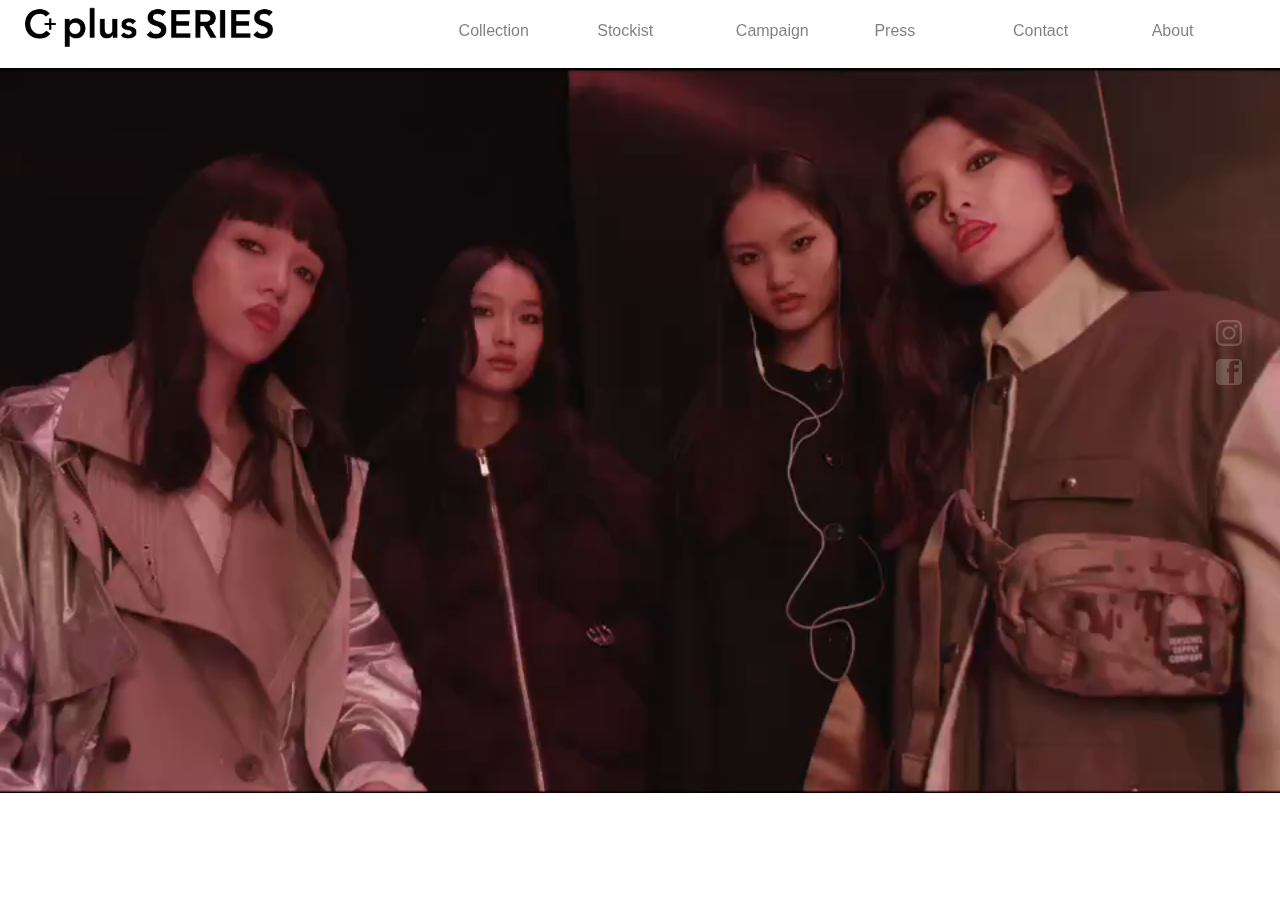
<file: index.html>
<!doctype html>
<html lang="en">
<head>
  <title>C+plus Series</title>
  <link rel="icon" href="img/icon.png">
  <meta charset="utf-8">
  <meta name="viewport" content="width=device-width">
  <link rel="stylesheet" href="style-home.css">
  <script src="https://code.jquery.com/jquery-3.3.1.min.js"></script>
  <script type="text/javascript" src="script-home.js"></script>
  <link href="https://fonts.googleapis.com/css?family=Roboto:300,300i,400,400i,500,500i,700,700i,900,900i" rel="stylesheet">
</head>

<body>
  <div class="mobile">
  <div class="col-4">
    <a href="index.html"><img id="logo2" src="img/logo.png"></a>
  </div>
  <div class="insta col-2">
    <a href="https://www.instagram.com/cplusseries/?hl=en"><img id="insta2" class="social2"src="img/insta2.png"></a>
  </div>
  <div class="facebook col-2">
    <a href="index.html"><img id="facebook2" class="social2"src="img/facebook2.png"></a>
  </div>
  <div class="menu col-2">
    <img id="menu" src="img/menu.png">
    <!-- <div class="mobiledropdown">
    <ul id="mdd">
      <li class="mddtag"><a href="animation.html">runway</a></li>
      <li class="mddtag"><a href="video.html">video</a></li>
      <li class="mddtag"><a href="lookbook.html">lookbook</a></li>
    </ul> -->
    </div>
  </div>

  </div>

</div>
<div >
  <img id="homeimg"src="img/18AW/37.JPG">
</div>


  <div class="topbar">
    <div class="col-4">
      <a href="index.html"><img id="logo" src="img/logo.png"></a>
    </div>
    <div class="col-1 collection">
      <a id="collection">Collection</a>
    <div class="dropdown1">
    <ul id="dd1">
      <li class="ddtag"><a href="animation.html">runway</a></li>
      <li class="ddtag"><a href="video.html">video</a></li>
      <li class="ddtag"><a href="lookbook.html">lookbook</a></li>
    </ul>
    </div>
    </div>
    <div class="col-1 topelement">
      <a href="stockist.html"id="stockist">Stockist</a>
    </div>
    <div class="col-1 topelement">
      <a href="campaign.html"id="campaign">Campaign</a>
    </div>
    <div class="col-1 topelement">
      <a href="press.html"id="press">Press</a>
    </div>
    <div class="col-1 topelement">
      <a href="contact.html"id="contact">Contact</a>
    </div>
    <div class="col-1 topelement">
      <a href="about.html"id="about">About</a>
    </div>
  </div>
  <div class="taglist">
    <ul id="tags">
      <li class="tag"><a href="https://www.instagram.com/cplusseries/?hl=en"><img id="insta" class="social"src="img/insta1.png"></a></li>
      <li class="tag"><a href="index.html"><img id="facebook" class="social"src="img/facebook.png"></a></li>
    </ul>
  </div>

    <div class="welcome">
    <video id="welcomevideo" autoplay="autoplay" loop="loop" width="100%" src="img/welcome.mp4">
    </video>
    </div>
</body>
</html>
</file>
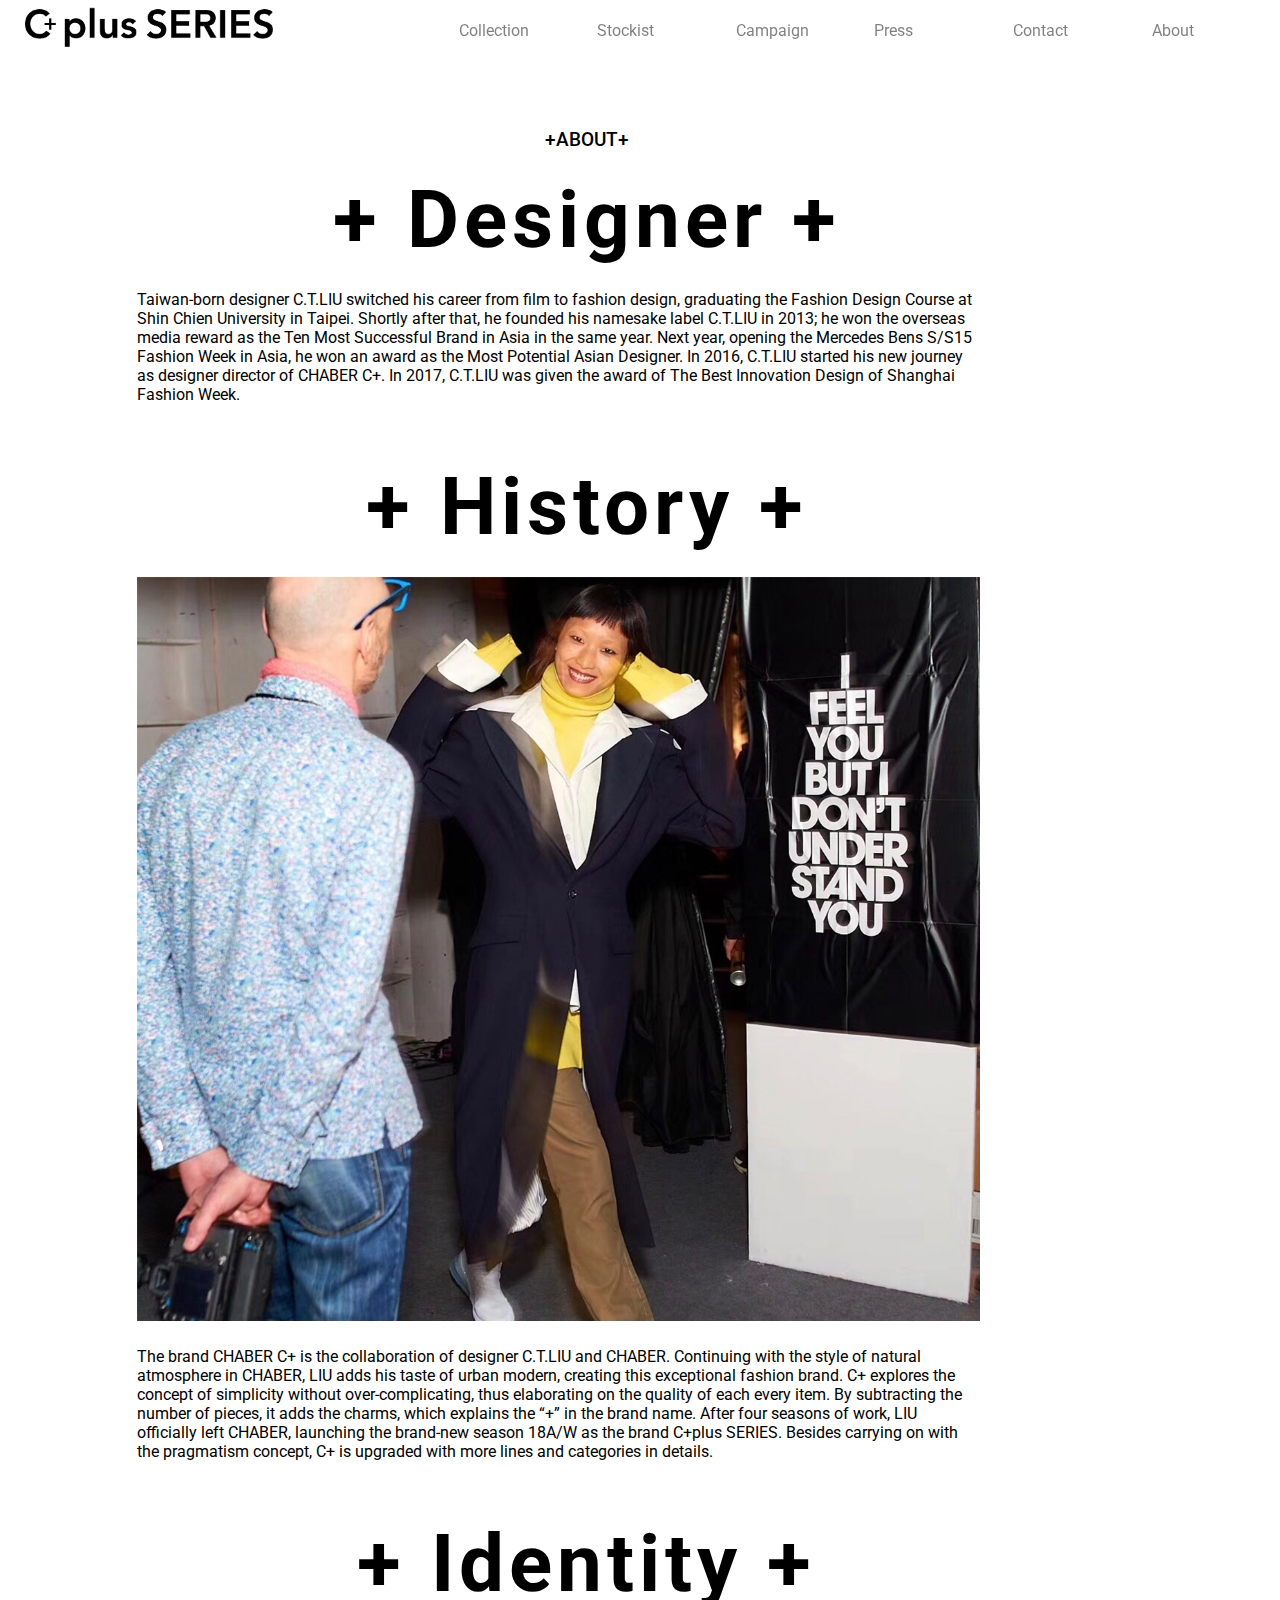
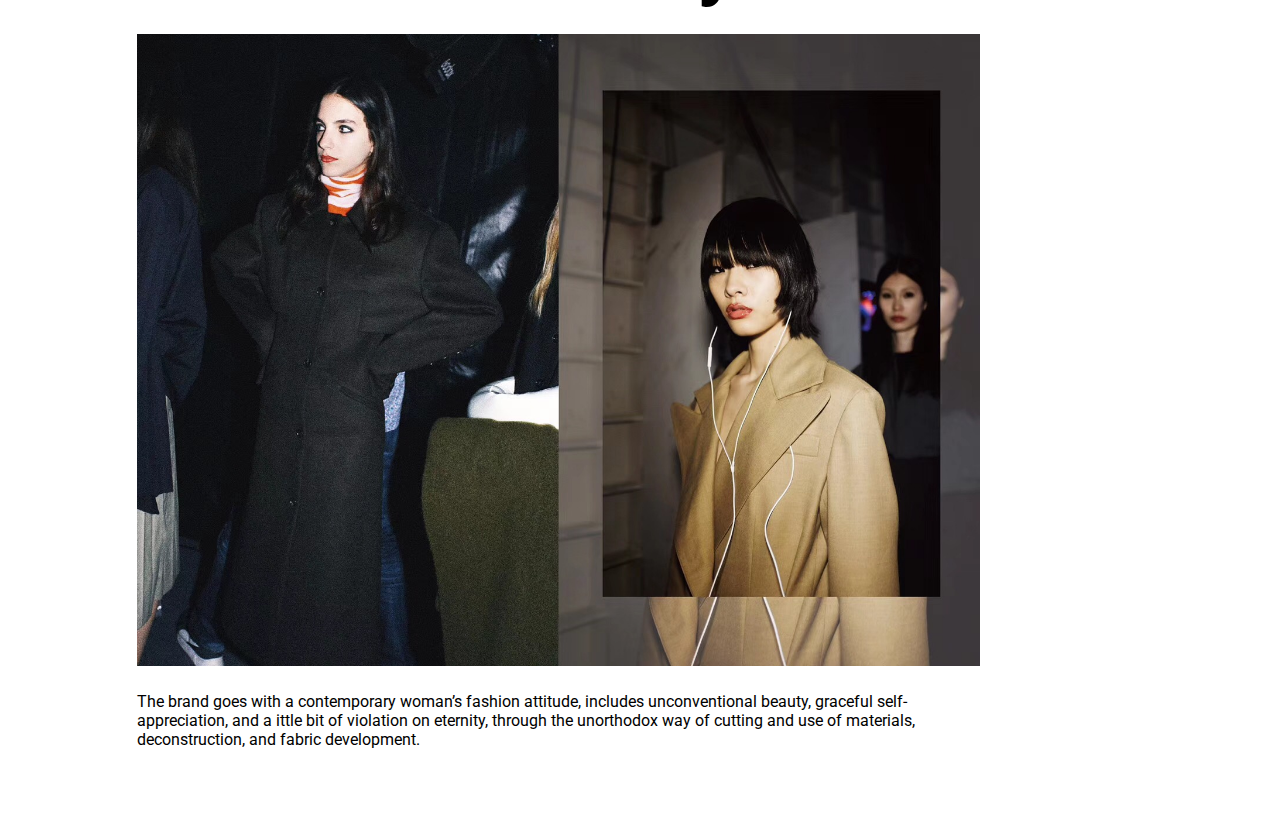
<file: about.html>
<!doctype html>
<html lang="en">
<head>
  <title>c+plus Series</title>
  <link rel="icon" href="img/icon.png">
  <meta charset="utf-8">
  <meta name="viewport" content="width=device-width">
  <link rel="stylesheet" href="style-about.css">
  <script src="https://code.jquery.com/jquery-3.3.1.min.js"></script>
  <link href="https://fonts.googleapis.com/css?family=Roboto:300,300i,400,400i,500,500i,700,700i,900,900i" rel="stylesheet">
  <script type="text/javascript" src="script-about.js"></script>
</head>

<body>
  <div class="topbar">
    <div class="col-4">
      <a href="index.html"><img id="logo" src="img/logo.png"></a>
    </div>
    <div class="col-1 collection">
      <a id="collection">Collection</a>
    <div class="dropdown1">
    <ul id="dd1">
      <li class="ddtag"><a href="animation.html">runway</a></li>
      <li class="ddtag"><a href="video.html">video</a></li>
      <li class="ddtag"><a href="lookbook.html">lookbook</a></li>
    </ul>
    </div>
    </div>
    <div class="col-1 topelement">
      <a href="stockist.html" id="stockist">Stockist</a>
    </div>
    <div class="col-1 topelement">
      <a href="campaign.html"id="campaign">Campaign</a>
    </div>
    <div class="col-1 topelement">
      <a href="press.html"id="press">Press</a>
    </div>
    <div class="col-1 topelement">
      <a href="contact.html"id="contact">Contact</a>
    </div>
    <div class="col-1 topelement">
      <a href="about.html"id="about">About</a>
    </div>
  </div>
  <!-- <div class="taglist">
    <ul id="tags">
    </ul>
  </div> -->

  <div class="content col-11">
    <div class="contactemail">
    <p id="maintitle">+ABOUT+</p>
    <p id="sectitle">+ Designer +</p>
    <p id="info">
      Taiwan-born designer C.T.LIU switched his career from film to fashion design,
      graduating the Fashion Design Course at Shin Chien University in Taipei.
      Shortly after that, he founded his namesake label C.T.LIU in 2013;
      he won the overseas media reward as the Ten Most Successful Brand in Asia in the same year.
      Next year, opening the Mercedes Bens S/S15 Fashion Week in Asia, he won an award as the Most Potential Asian Designer.
      In 2016, C.T.LIU started his new journey as designer director of CHABER C+.
      In 2017, C.T.LIU was given the award of The Best Innovation Design of Shanghai Fashion Week.
    </p>
    </div>
    <div class="contactemail">
    <p id="sectitle">+ History +</p>
    <img src="img/2-1.JPG">
    <p id="info">
      The brand CHABER C+ is the collaboration of designer C.T.LIU and CHABER.
      Continuing with the style of natural atmosphere in CHABER, LIU adds his taste of urban modern, creating this exceptional fashion brand.
      C+ explores the concept of simplicity without over-complicating, thus elaborating on the quality of each every item.
      By subtracting the number of pieces, it adds the charms, which explains the “+” in the brand name.
      After four seasons of work, LIU officially left CHABER, launching the brand-new season 18A/W as the brand C+plus SERIES.
      Besides carrying on with the pragmatism concept, C+ is upgraded with more lines and categories in details.
    </p>
  </div>
  <div class="contactemail">
  <p id="sectitle">+ Identity +</p>
  <img src="img/1-2.JPG">
  <p id="info">
     The brand goes with a contemporary woman’s fashion attitude, includes unconventional beauty, graceful self-appreciation,
     and a ittle bit of violation on eternity, through the unorthodox way of cutting and use of materials, deconstruction,
     and fabric development.
  </p>
</div>

  </div>

</body>
</html>
</file>
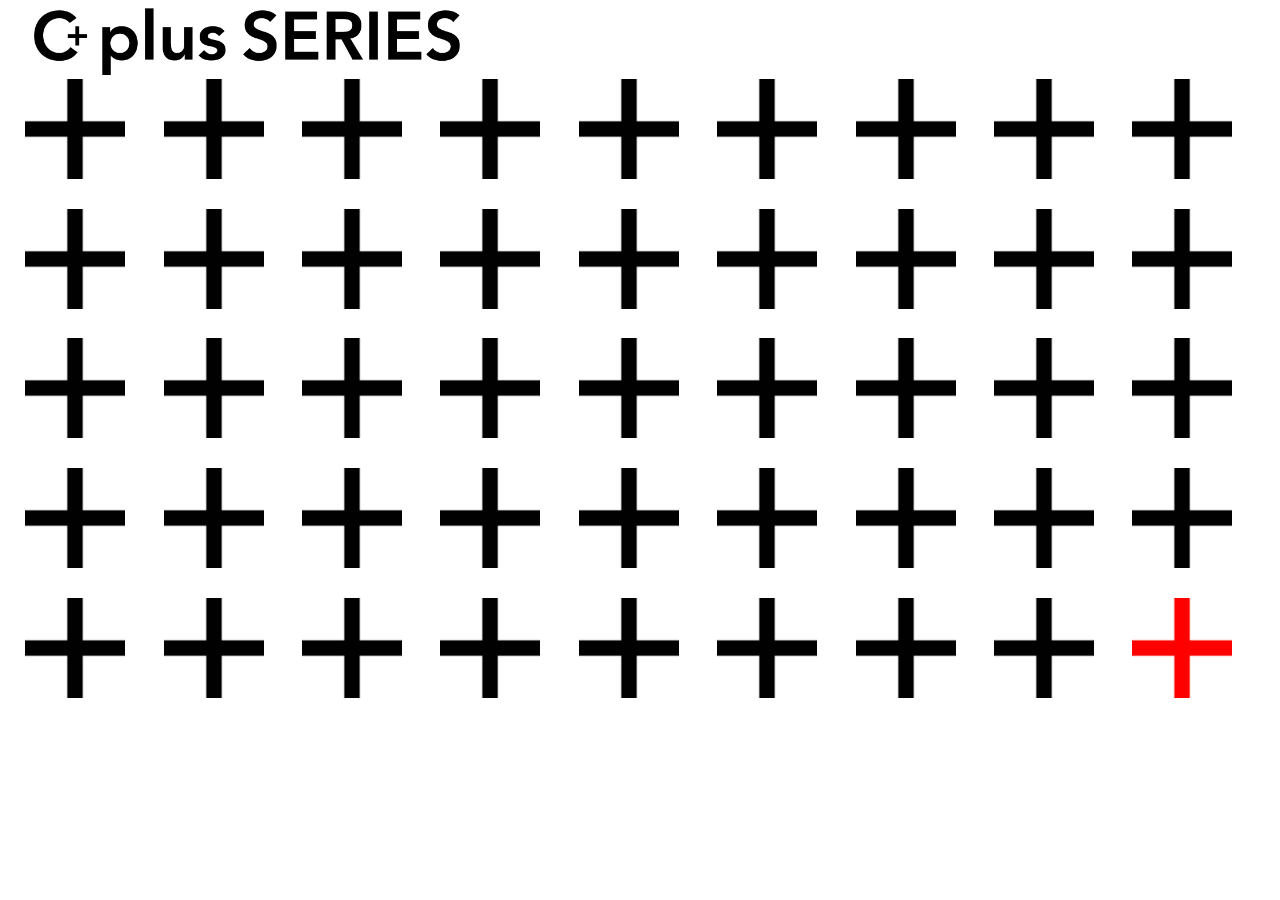
<file: animation.html>
<!doctype html>
<html lang="en">
<head>
  <meta charset="utf-8">
  <meta name="viewport" content="width=device-width">
  <link rel="stylesheet" href="style-animation.css">
  <script src="https://code.jquery.com/jquery-3.3.1.min.js"></script>
  <script type="text/javascript" src="script-animation.js"></script>
  <script type="text/javascript" src="jGravity.js"></script>

</head>
<body>
  <div>
    <div>
      <img class="ignoreMe"id="logo" src="img/logo.png">
    </div>
  </div>
  <div id="wrap">
  <div class="text gravity"><img src="img/plus3.png"></div>
  <div class="text gravity"><img src="img/plus3.png"></div>
  <div class="text gravity"><img src="img/plus3.png"></div>
  <div class="text gravity"><img src="img/plus3.png"></div>
  <div class="text gravity"><img src="img/plus3.png"></div>
  <div class="text gravity"><img src="img/plus3.png"></div>
  <div class="text gravity"><img src="img/plus3.png"></div>
  <div class="text gravity"><img src="img/plus3.png"></div>
  <div class="text gravity"><img src="img/plus3.png"></div>
</div>
<div id="wrap2">
<div class="text gravity"><img src="img/plus3.png"></div>
<div class="text gravity"><img src="img/plus3.png"></div>
<div class="text gravity"><img src="img/plus3.png"></div>
<div class="text gravity"><img src="img/plus3.png"></div>
<div class="text gravity"><img src="img/plus3.png"></div>
<div class="text gravity"><img src="img/plus3.png"></div>
<div class="text gravity"><img src="img/plus3.png"></div>
<div class="text gravity"><img src="img/plus3.png"></div>
<div class="text gravity"><img src="img/plus3.png"></div>
</div>
<div id="wrap3">
<div class="text gravity"><img src="img/plus3.png"></div>
<div class="text gravity"><img src="img/plus3.png"></div>
<div class="text gravity"><img src="img/plus3.png"></div>
<div class="text gravity"><img src="img/plus3.png"></div>
<div class="text gravity"><img src="img/plus3.png"></div>
<div class="text gravity"><img src="img/plus3.png"></div>
<div class="text gravity"><img src="img/plus3.png"></div>
<div class="text gravity"><img src="img/plus3.png"></div>
<div class="text gravity"><img src="img/plus3.png"></div>
</div>
<div id="wrap4">
<div class="text gravity"><img src="img/plus3.png"></div>
<div class="text gravity"><img src="img/plus3.png"></div>
<div class="text gravity"><img src="img/plus3.png"></div>
<div class="text gravity"><img src="img/plus3.png"></div>
<div class="text gravity"><img src="img/plus3.png"></div>
<div class="text gravity"><img src="img/plus3.png"></div>
<div class="text gravity"><img src="img/plus3.png"></div>
<div class="text gravity"><img src="img/plus3.png"></div>
<div class="text gravity"><img src="img/plus3.png"></div>
</div>
<div id="wrap5">
<div class="text gravity"><img src="img/plus3.png"></div>
<div class="text gravity"><img src="img/plus3.png"></div>
<div class="text gravity"><img src="img/plus3.png"></div>
<div class="text gravity"><img src="img/plus3.png"></div>
<div class="text gravity"><img src="img/plus3.png"></div>
<div class="text gravity"><img src="img/plus3.png"></div>
<div class="text gravity"><img src="img/plus3.png"></div>
<div class="text gravity"><img src="img/plus3.png"></div>
<div class="text gravity"><a href="runway.html"><img src="img/plus4.png"></a></div>
</div>
</body>
</html>
</file>
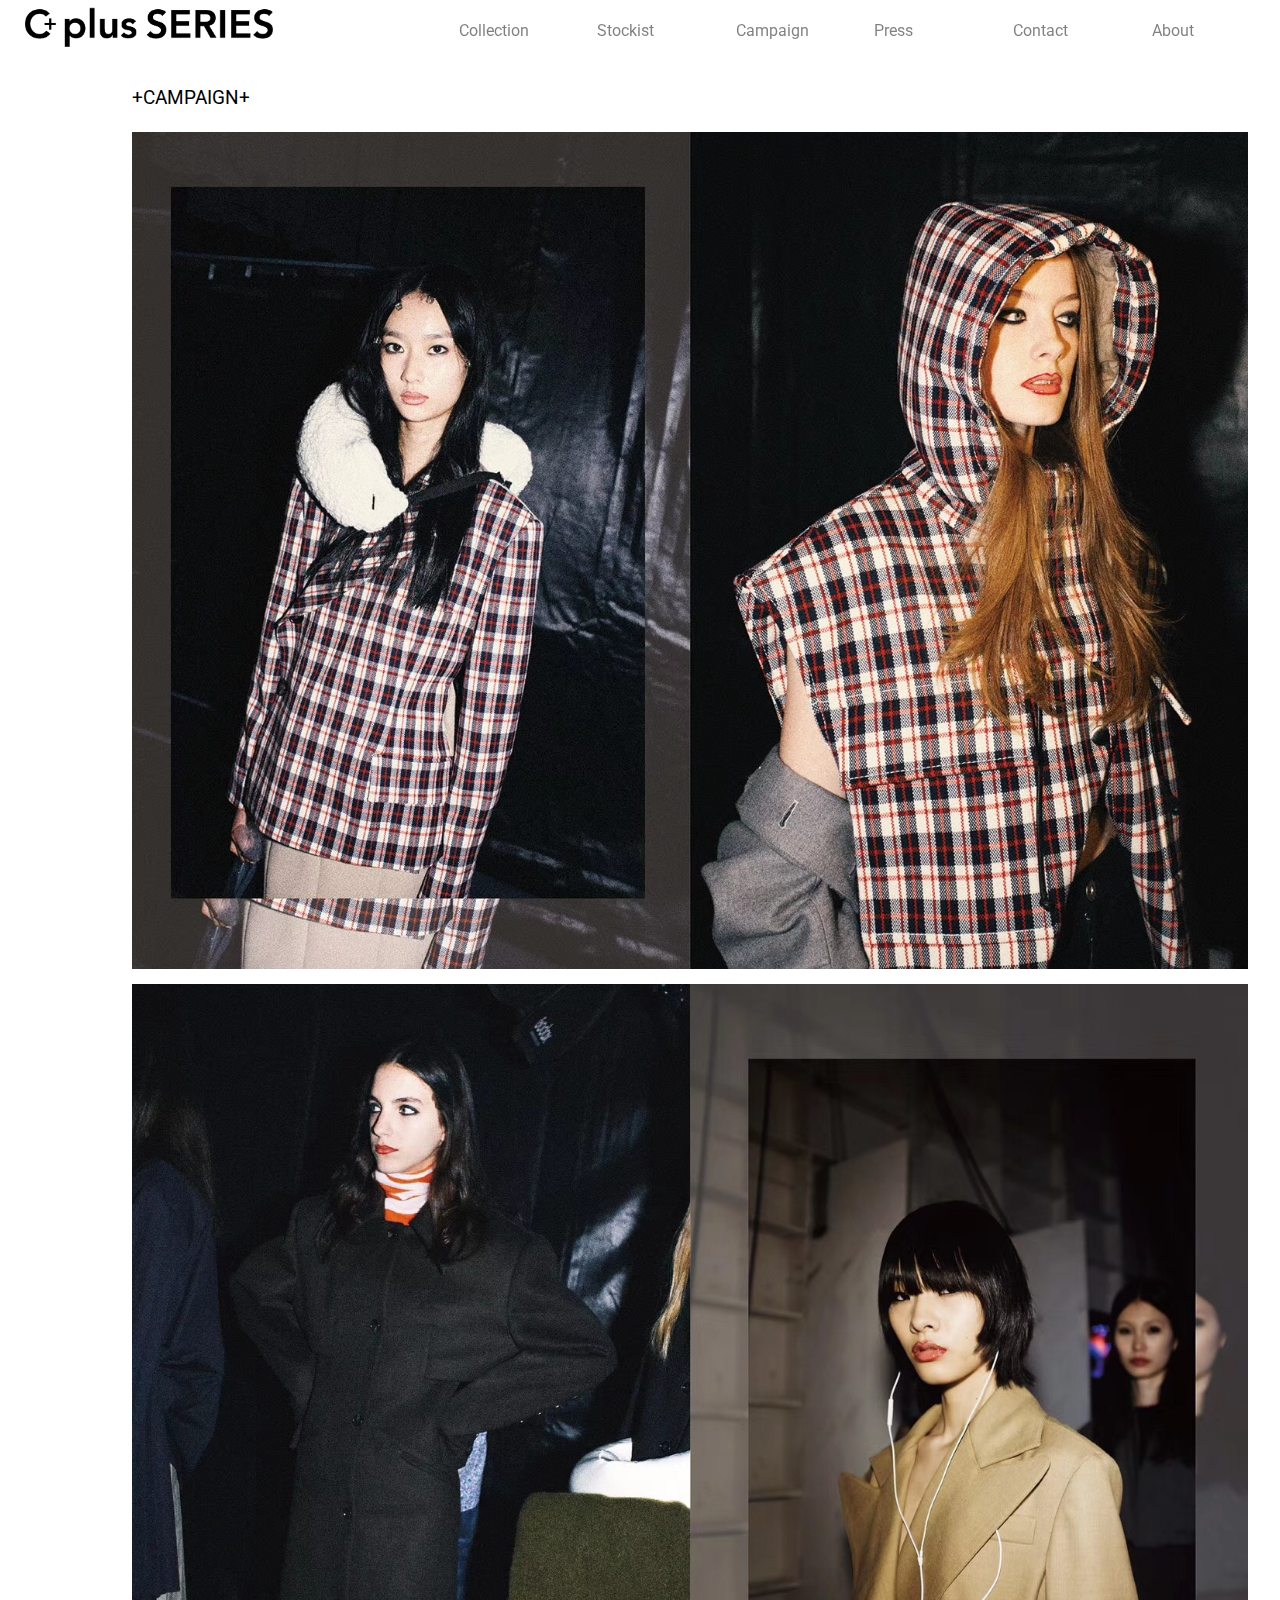
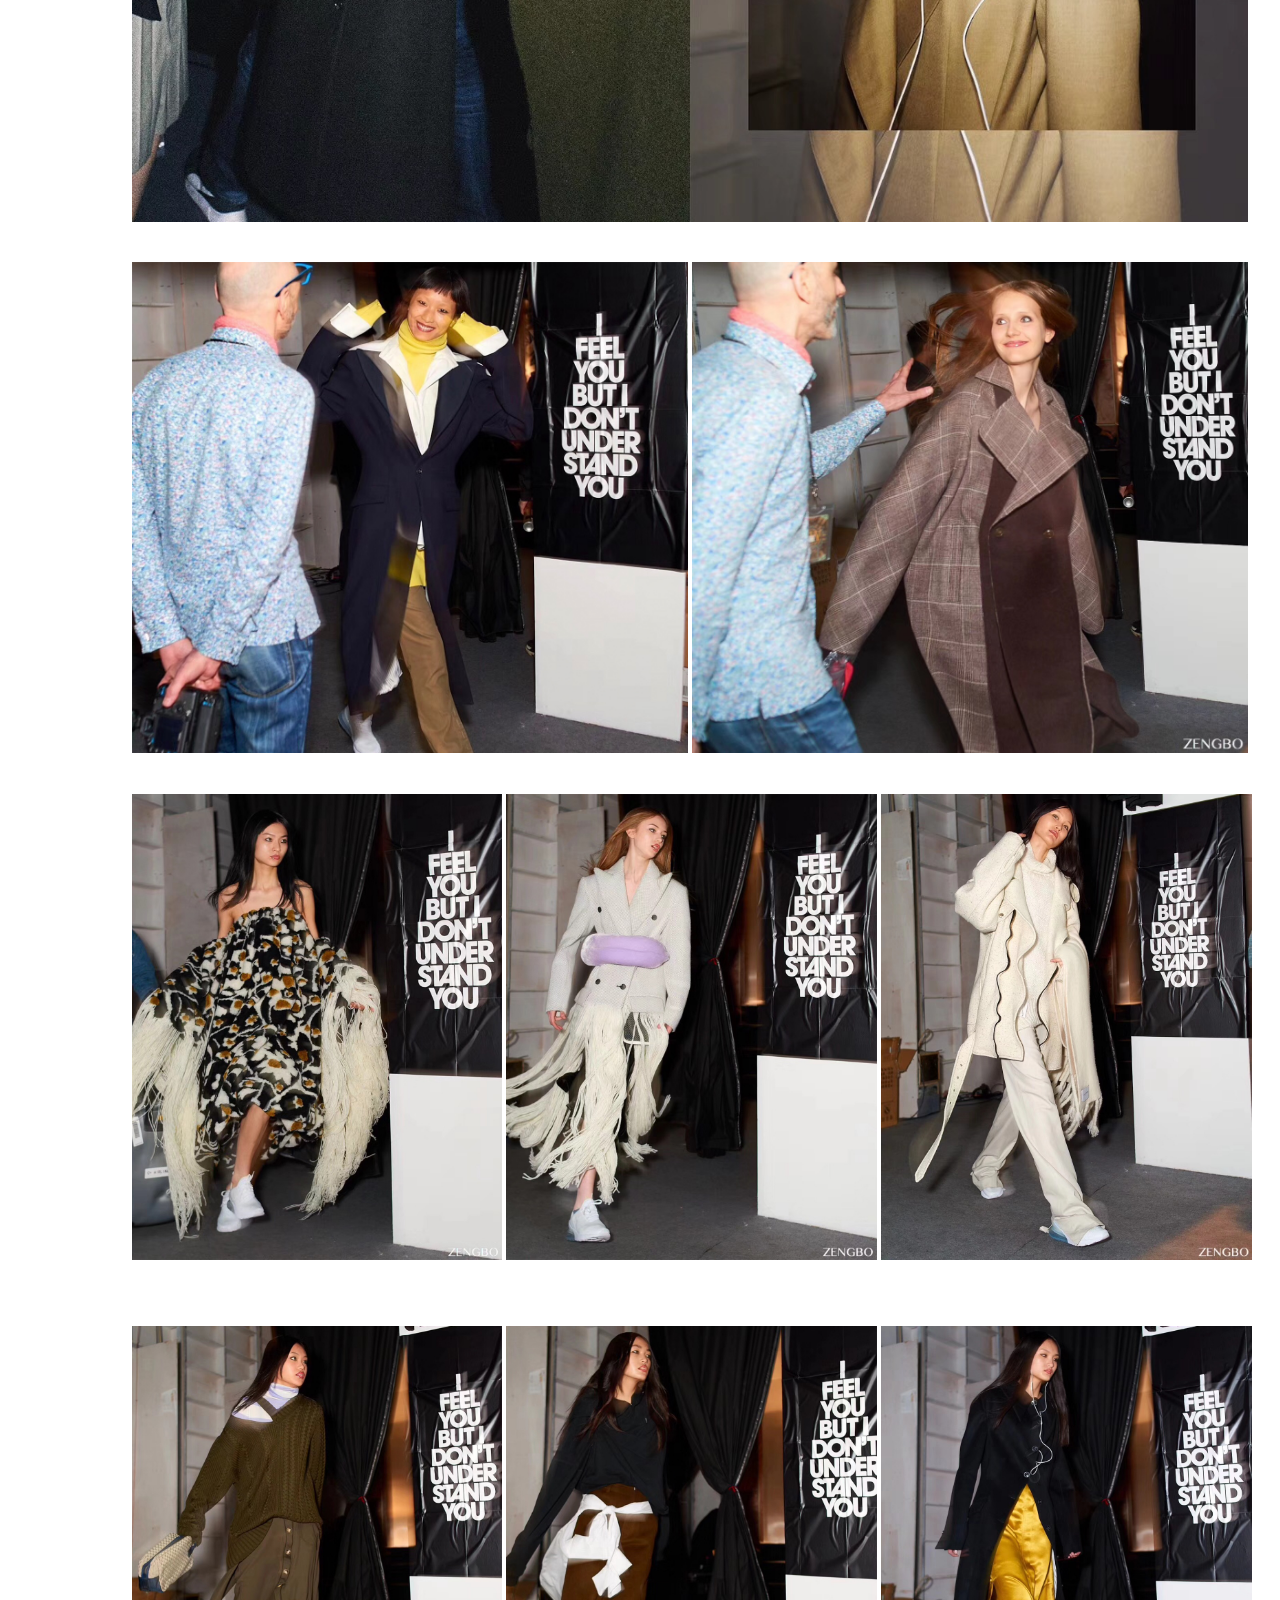
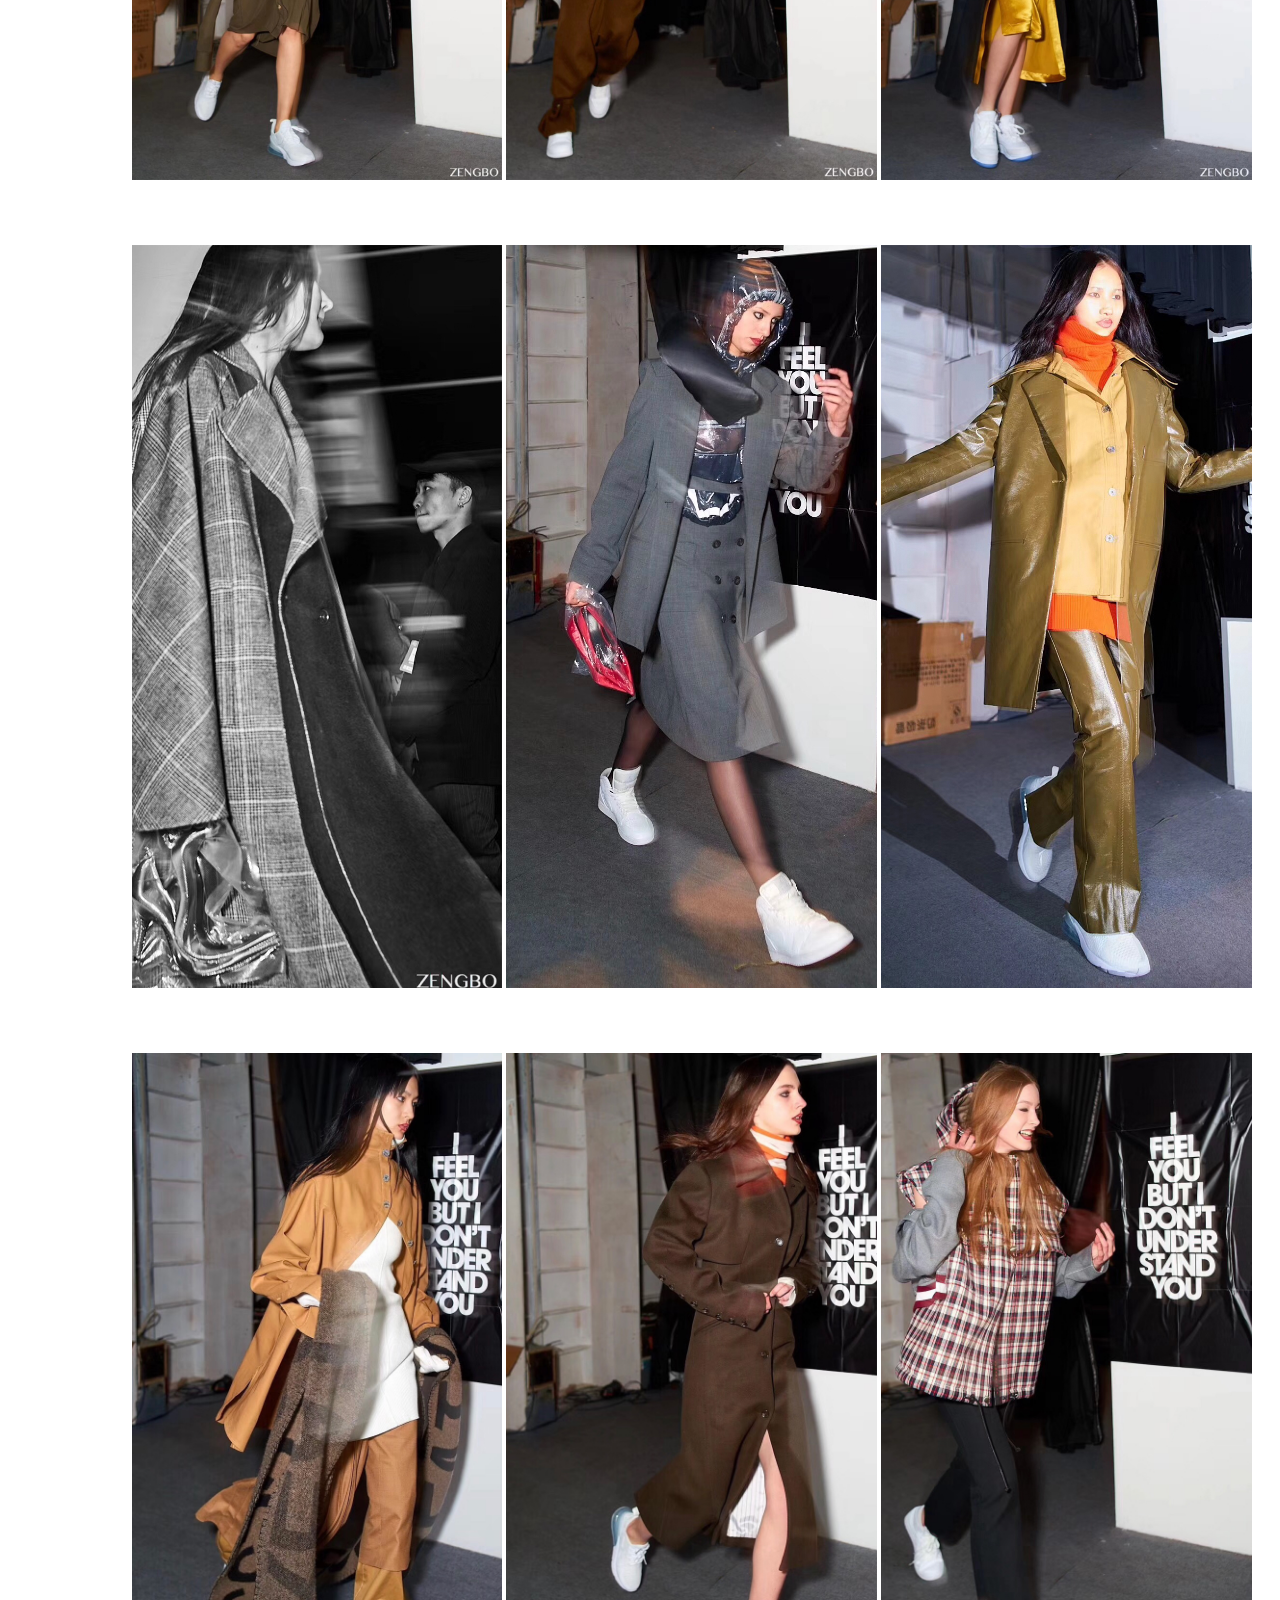
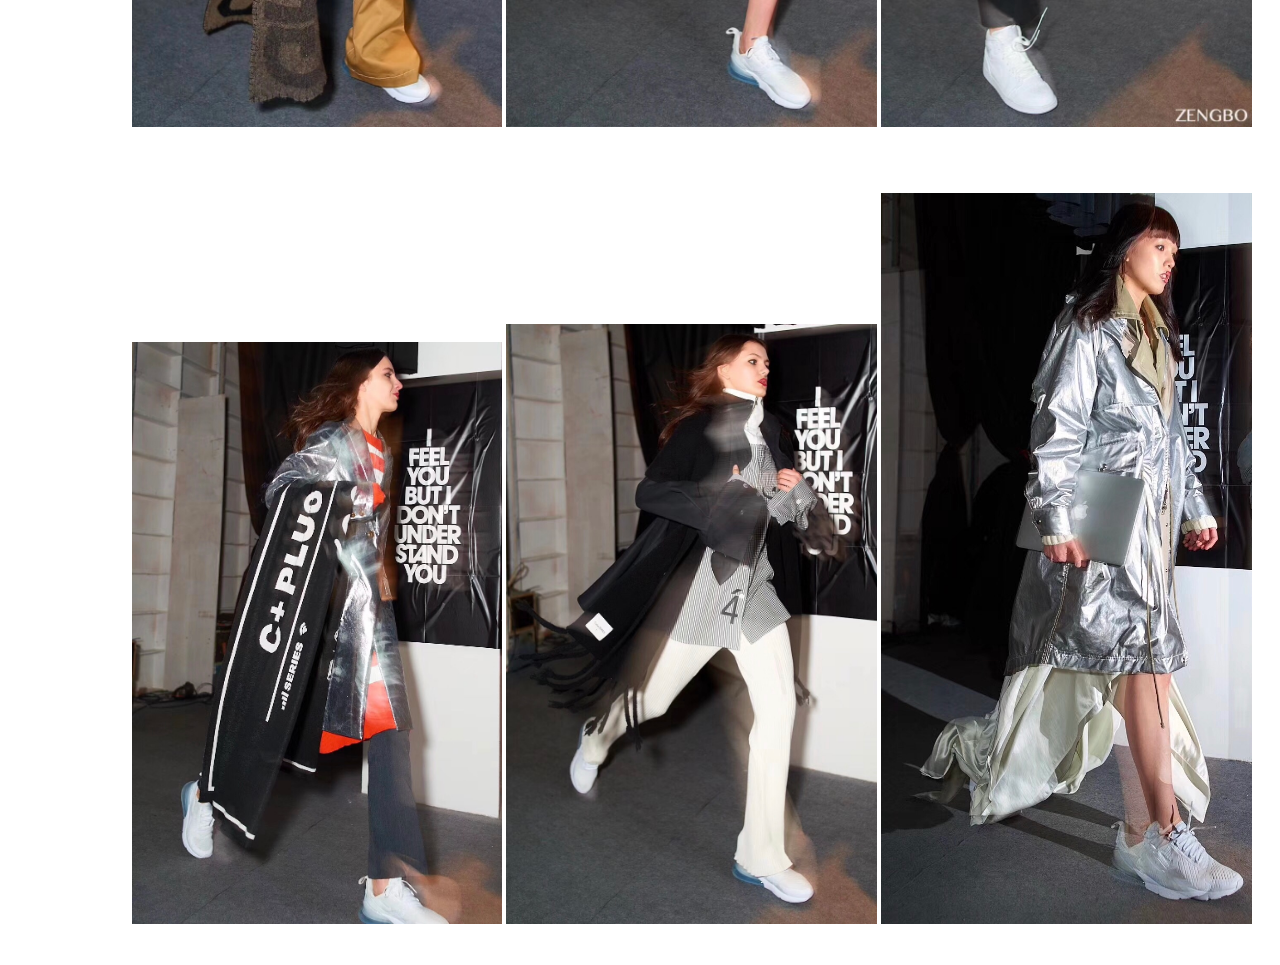
<file: campaign.html>
<!doctype html>
<html lang="en">
<head>
  <title>c+plus Series</title>
  <link rel="icon" href="img/icon.png">
  <meta charset="utf-8">
  <meta name="viewport" content="width=device-width">
  <link rel="stylesheet" href="style-campaign.css">
  <script src="https://code.jquery.com/jquery-3.3.1.min.js"></script>
    <script type="text/javascript" src="jquery.lazyload.js"></script>
  <script type="text/javascript" src="script-campaign.js"></script>
  <link href="https://fonts.googleapis.com/css?family=Roboto:300,300i,400,400i,500,500i,700,700i,900,900i" rel="stylesheet">
</head>

<body>
  <div class="topbar">
    <div class="col-4">
      <a href="index.html"><img id="logo" src="img/logo.png"></a>
    </div>
    <div class="col-1 collection">
      <a id="collection">Collection</a>
    <div class="dropdown1">
    <ul id="dd1">
      <li class="ddtag"><a href="animation.html">runway</a></li>
      <li class="ddtag"><a href="video.html">video</a></li>
      <li class="ddtag"><a href="lookbook.html">lookbook</a></li>
    </ul>
    </div>
    </div>
    <div class="col-1 topelement">
      <a href="stockist.html"id="stockist">Stockist</a>
    </div>
    <div class="col-1 topelement">
      <a href="campaign.html"id="campaign">Campaign</a>
    </div>
    <div class="col-1 topelement">
      <a href="press.html"id="press">Press</a>
    </div>
    <div class="col-1 topelement">
      <a href="contact.html"id="contact">Contact</a>
    </div>
    <div class="col-1 topelement">
      <a href="about.html"id="about">About</a>
    </div>
  </div>
  <div class="col-11 photofeed wide" id="wide1">
      <p>+CAMPAIGN+</p>
    <img class="img"data-original="img/campaign/1-1.JPG">
    <img class="img"data-original="img/campaign/1-2.JPG">
  </div>
  <div class="col-11 photofeed wide" id="wide2">
    <img class="img"data-original="img/campaign/2-1.JPG">
    <img class="img"data-original="img/campaign/2-2.JPG">
  </div>
  <div class="col-11 photofeed">
    <img class="img"data-original="img/campaign/3-1.JPG">
    <img class="img"data-original="img/campaign/3-2.JPG">
    <img class="img"data-original="img/campaign/3-3.JPG">
  </div>
  <div class="col-11 photofeed">
    <img class="img"data-original="img/4-1.JPG">
    <img class="img"data-original="img/4-2.JPG">
    <img class="img"data-original="img/campaign/4-3.JPG">
  </div>
  <div class="col-11 photofeed">
    <img class="img"data-original="img/5-1.JPG">
    <img class="img"data-original="img/campaign/5-2.JPG">
    <img class="img"data-original="img/5-3.JPG">
  </div>
  <div class="col-11 photofeed">
    <img class="img"data-original="img/campaign/6-1.JPG">
    <img class="img"data-original="img/campaign/6-2.JPG">
    <img class="img"data-original="img/campaign/6-3.JPG">
  </div>
  <div class="col-11 photofeed">
    <img class="img"data-original="img/campaign/7-1.JPG">
    <img class="img"data-original="img/campaign/7-2.JPG">
    <img class="img"data-original="img/campaign/7-3.JPG">
  </div>

</body>
</html>
</file>
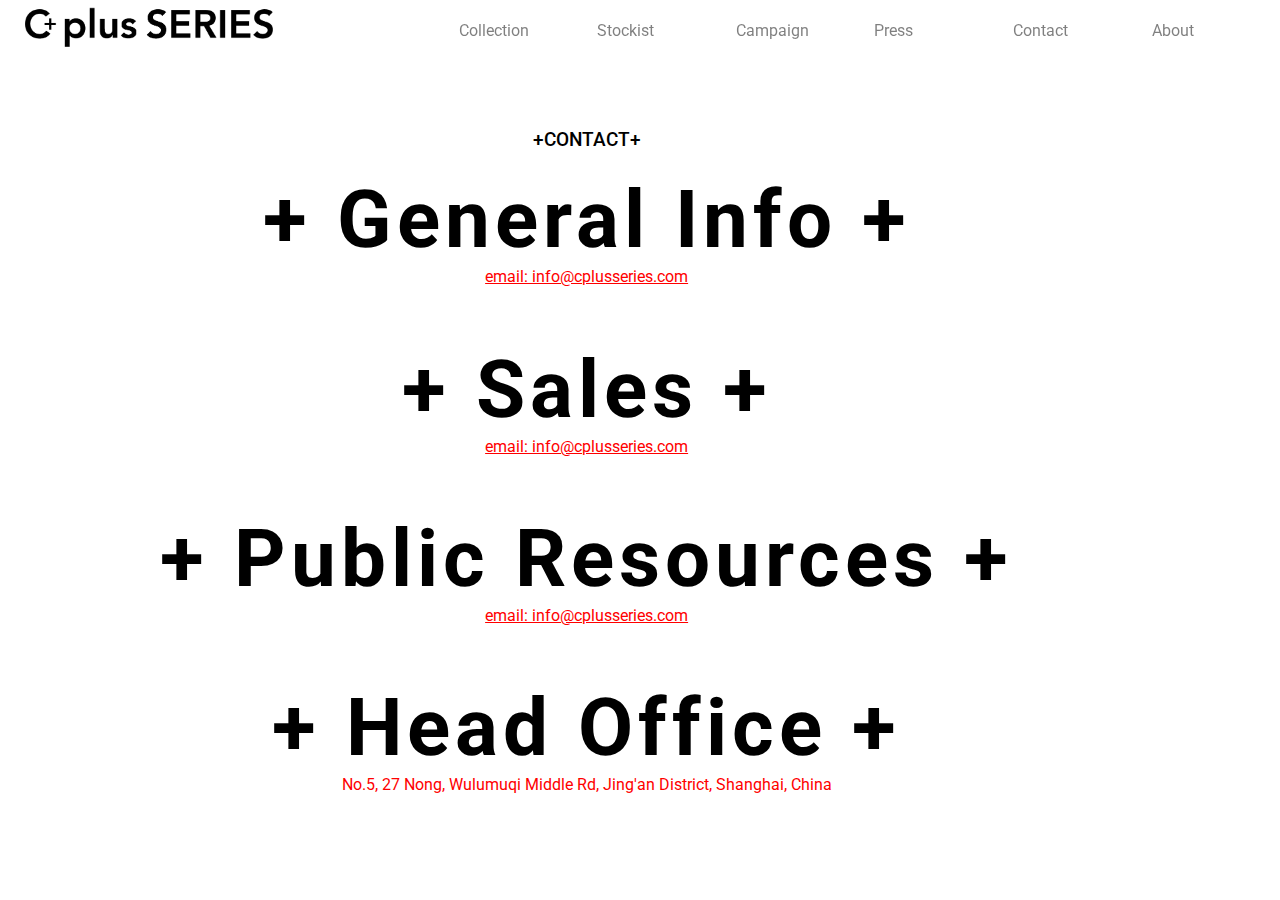
<file: contact.html>
<!doctype html>
<html lang="en">
<head>
  <title>c+plus Series</title>
  <link rel="icon" href="img/icon.png">
  <meta charset="utf-8">
  <meta name="viewport" content="width=device-width">
  <link rel="stylesheet" href="style-contact.css">
  <script src="https://code.jquery.com/jquery-3.3.1.min.js"></script>
  <link href="https://fonts.googleapis.com/css?family=Roboto:300,300i,400,400i,500,500i,700,700i,900,900i" rel="stylesheet">
  <script type="text/javascript" src="script-contact.js"></script>
</head>

<body>
  <div class="topbar">
    <div class="col-4">
      <a href="index.html"><img id="logo" src="img/logo.png"></a>
    </div>
    <div class="col-1 collection">
      <a id="collection">Collection</a>
    <div class="dropdown1">
    <ul id="dd1">
      <li class="ddtag"><a href="animation.html">runway</a></li>
      <li class="ddtag"><a href="video.html">video</a></li>
      <li class="ddtag"><a href="lookbook.html">lookbook</a></li>
    </ul>
    </div>
    </div>
    <div class="col-1 topelement">
      <a href="stockist.html" id="stockist">Stockist</a>
    </div>
    <div class="col-1 topelement">
      <a href="campaign.html"id="campaign">Campaign</a>
    </div>
    <div class="col-1 topelement">
      <a href="press.html"id="press">Press</a>
    </div>
    <div class="col-1 topelement">
      <a href="contact.html"id="contact">Contact</a>
    </div>
    <div class="col-1 topelement">
      <a href="about.html"id="about">About</a>
    </div>
  </div>
  <!-- <div class="taglist">
    <ul id="tags">
    </ul>
  </div> -->

  <div class="content col-11">
    <div class="contactemail">
    <p id="maintitle">+CONTACT+</p>
    <p id="sectitle">+ General  Info +</p>
    <a id="info email" href="mailto:info@cplusseries.com?Subject=" target="_top">email: info@cplusseries.com</a>
    </div>
    <div class="contactemail">
    <p id="sectitle">+ Sales +</p>
    <a id="sales email" href="mailto:sales@cplusseries.com?Subject=" target="_top">email: info@cplusseries.com</a>
  </div>
  <div class="contactemail">
  <p id="sectitle">+ Public Resources +</p>
  <a id="pr email" href="mailto:pr@cplusseries.com?Subject=" target="_top">email: info@cplusseries.com</a>
</div>
<div class="contactemail">
<p id="sectitle">+ Head Office +</p>
<a id="pr email">No.5, 27 Nong, Wulumuqi Middle Rd, Jing'an District, Shanghai, China</a>
</div>
  </div>
  </div>

</body>
</html>
</file>
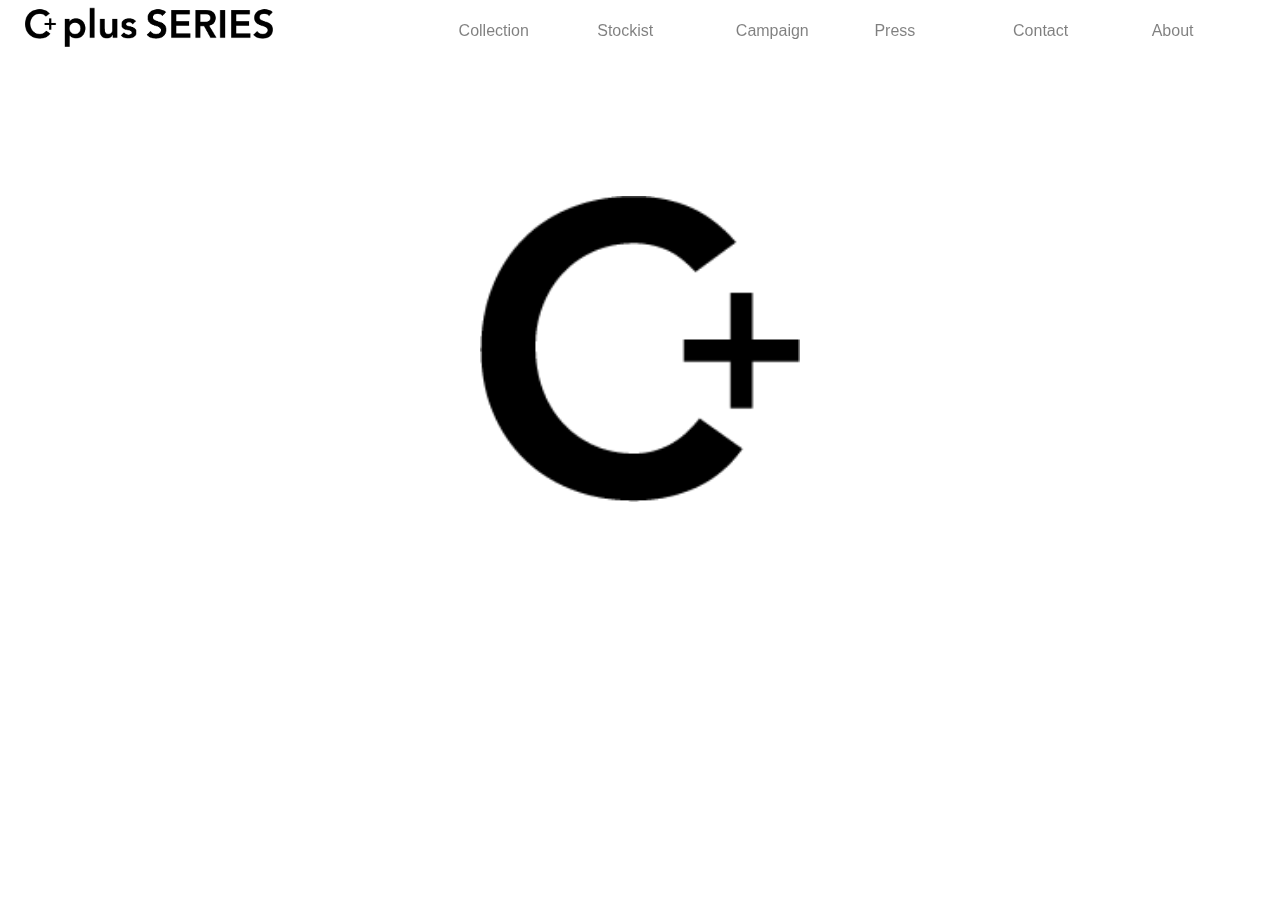
<file: lookbook.html>
<!doctype html>
<html lang="en">
<head>
  <title>C+plus Series</title>
  <link rel="icon" href="img/icon.png">
  <meta charset="utf-8">
  <meta name="viewport" content="width=device-width">
  <link rel="stylesheet" href="style-lookbook.css">
  <script src="https://code.jquery.com/jquery-3.3.1.min.js"></script>
  <script type="text/javascript" src="script-lookbook.js"></script>
  <script type="text/javascript" src="jGravity.js"></script>
  <link href="https://fonts.googleapis.com/css?family=Roboto:300,300i,400,400i,500,500i,700,700i,900,900i" rel="stylesheet">
</head>

<body>
  <div class="topbar">
    <div class="col-4">
      <a href="index.html"><img id="logo" src="img/logo.png"></a>
    </div>
    <div class="col-1 collection">
      <a id="collection">Collection</a>
    <div class="dropdown1">
    <ul id="dd1">
      <li class="ddtag"><a href="animation.html">runway</a></li>
      <li class="ddtag"><a href="video.html">video</a></li>
      <li class="ddtag"><a href="lookbook.html">lookbook</a></li>
    </ul>
    </div>
    </div>
    <div class="col-1 topelement">
      <a href="stockist.html"id="stockist">Stockist</a>
    </div>
    <div class="col-1 topelement">
      <a href="campaign.html"id="campaign">Campaign</a>
    </div>
    <div class="col-1 topelement">
      <a href="press.html"id="press">Press</a>
    </div>
    <div class="col-1 topelement">
      <a href="contact.html"id="contact">Contact</a>
    </div>
    <div class="col-1 topelement">
      <a href="about.html"id="about">About</a>
    </div>
  </div>
  <div class="taglist">
    <ul id="tags">
      <li class="tag"><a href="https://www.instagram.com/cplusseries/?hl=en"><img id="insta" class="social"src="img/insta1.png"></a></li>
      <li class="tag"><a href="index.html"><img id="facebook" class="social"src="img/facebook.png"></a></li>
    </ul>
  </div>

    <div class="welcome">
      <img src="img/icon.png">
    </div>
</body>
</html>
</file>
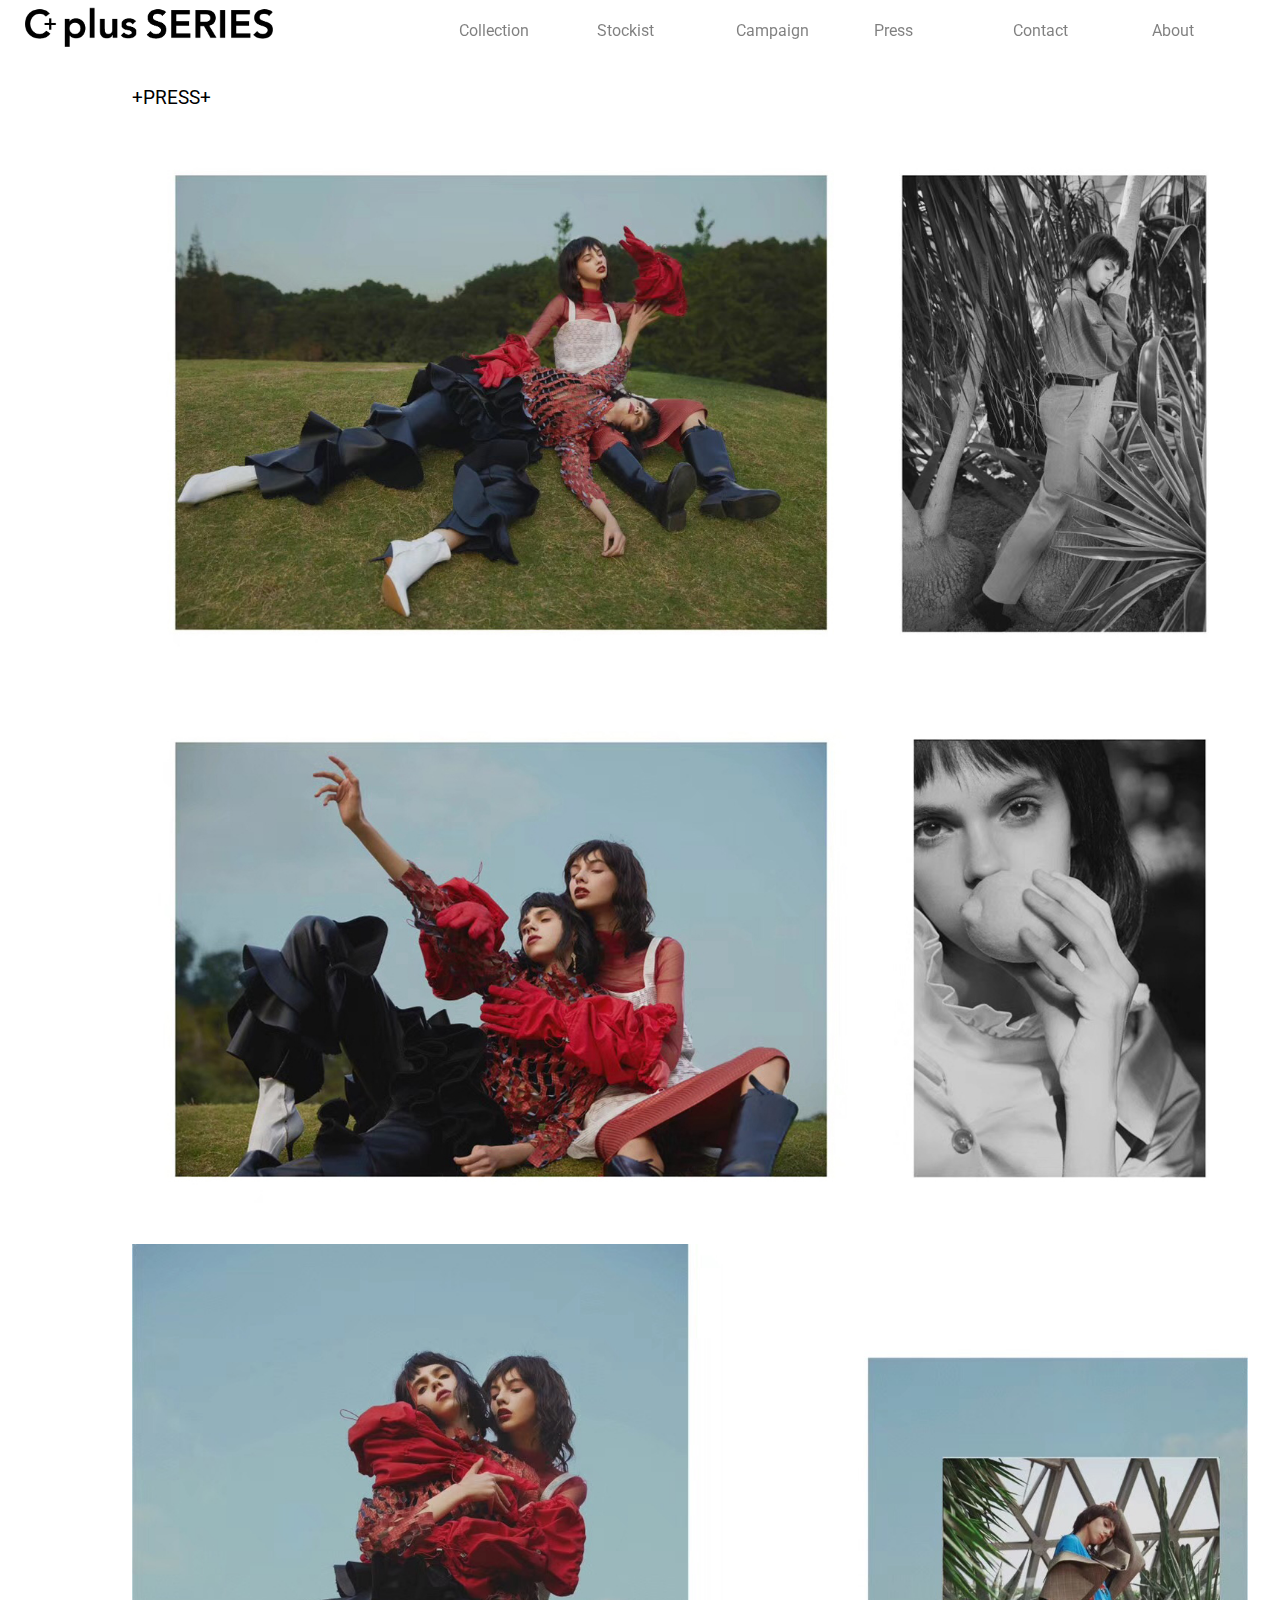
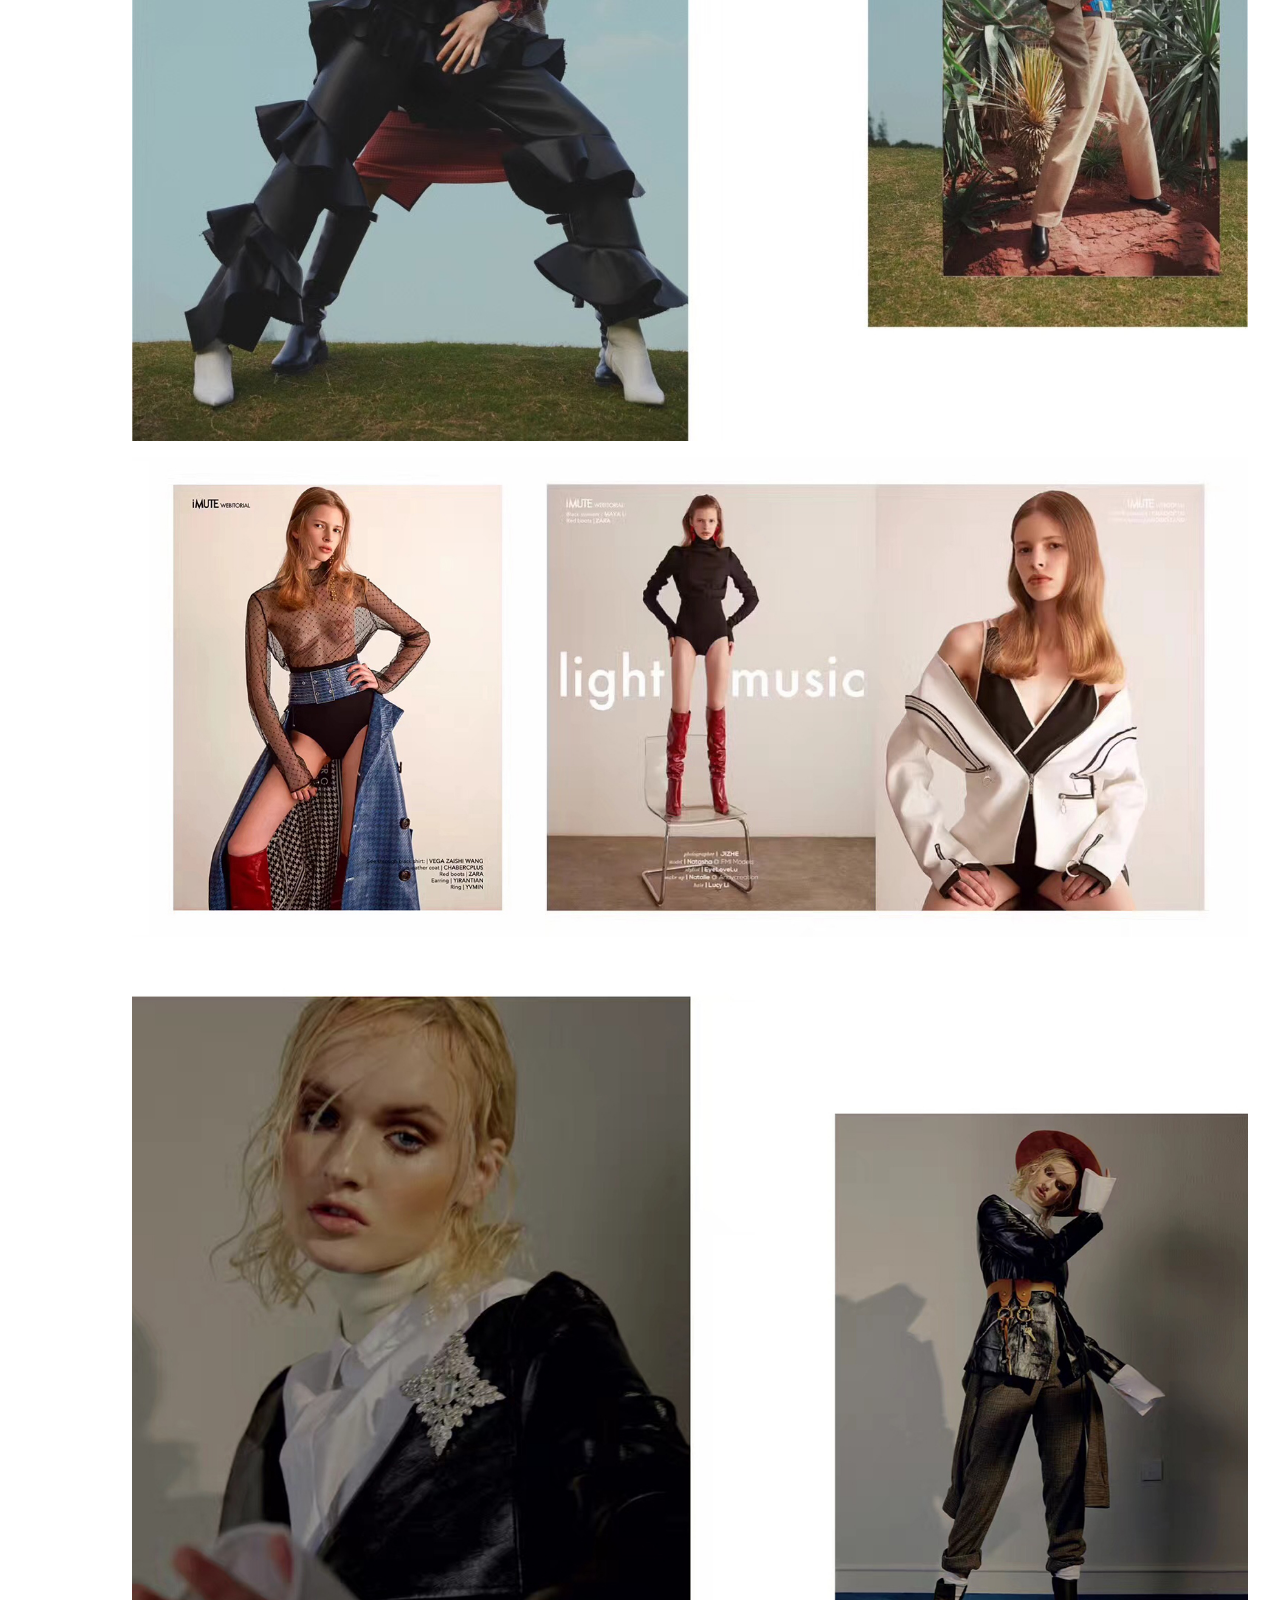
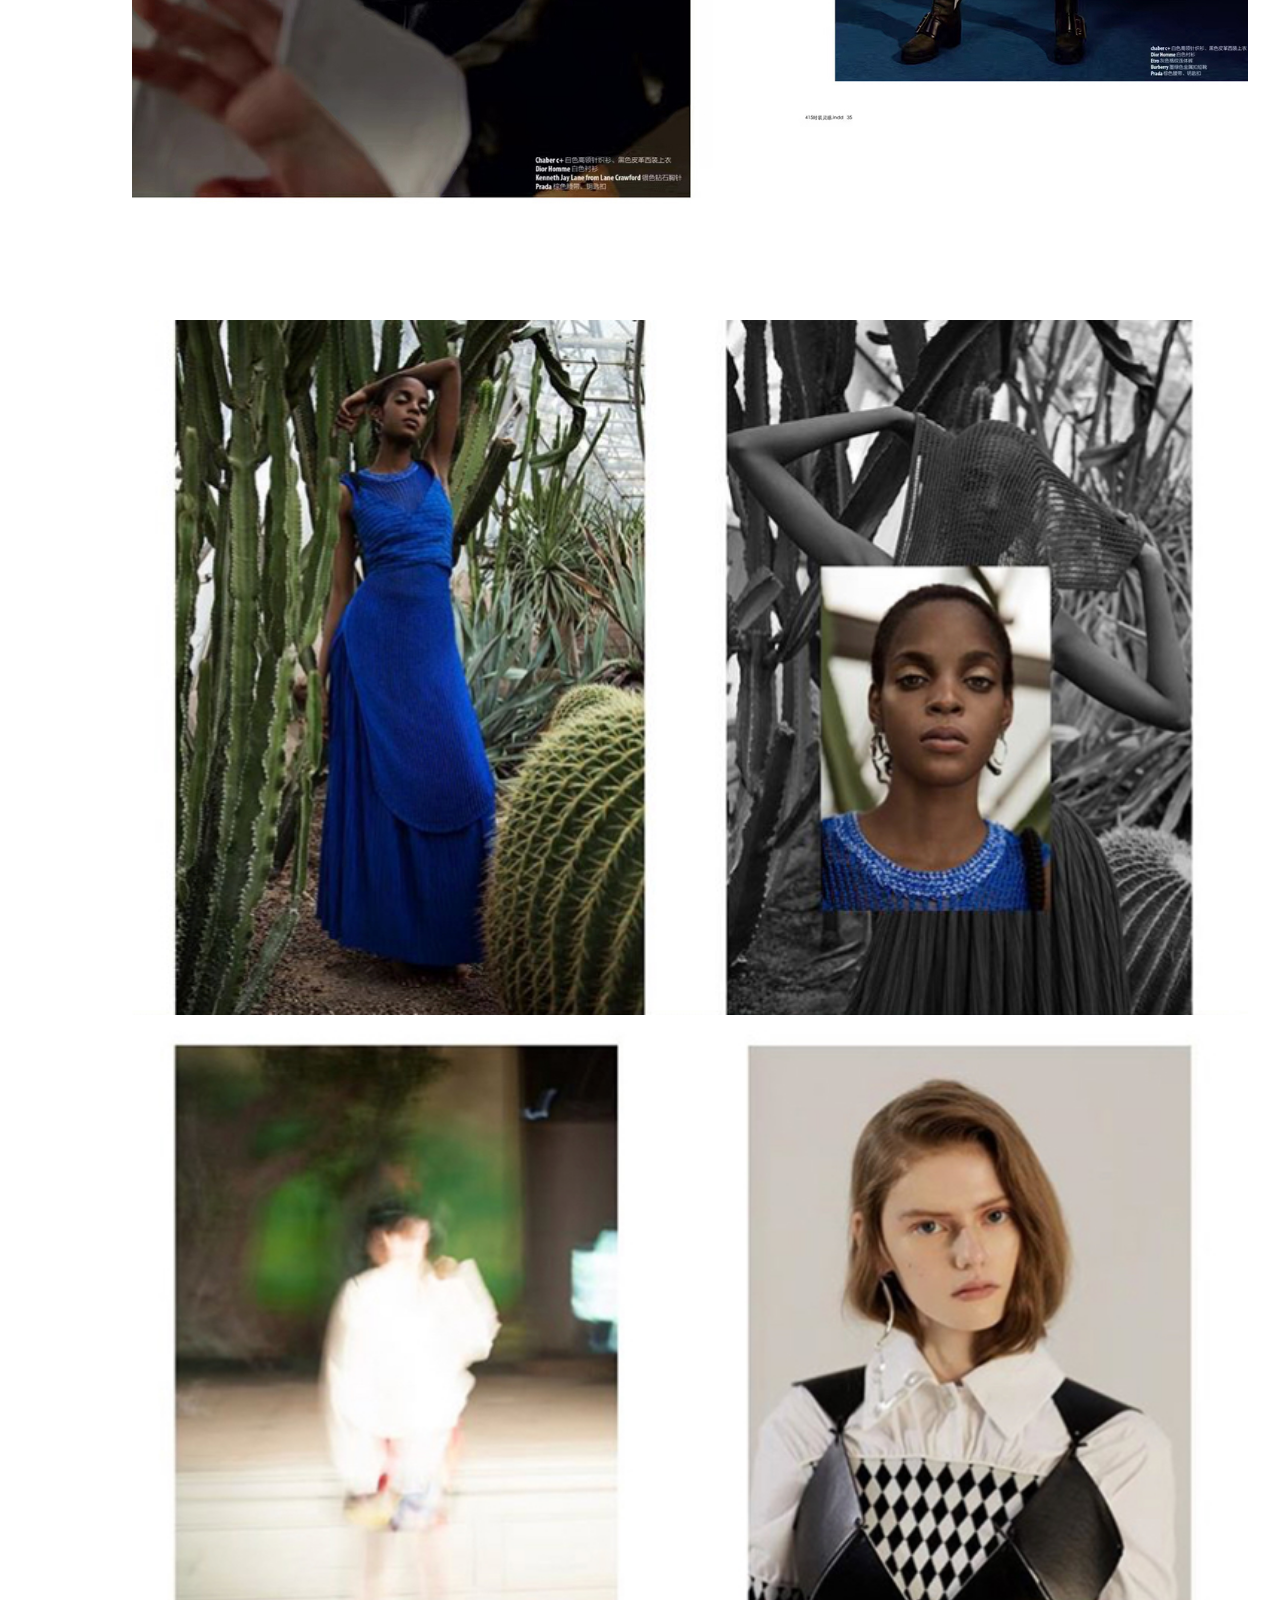
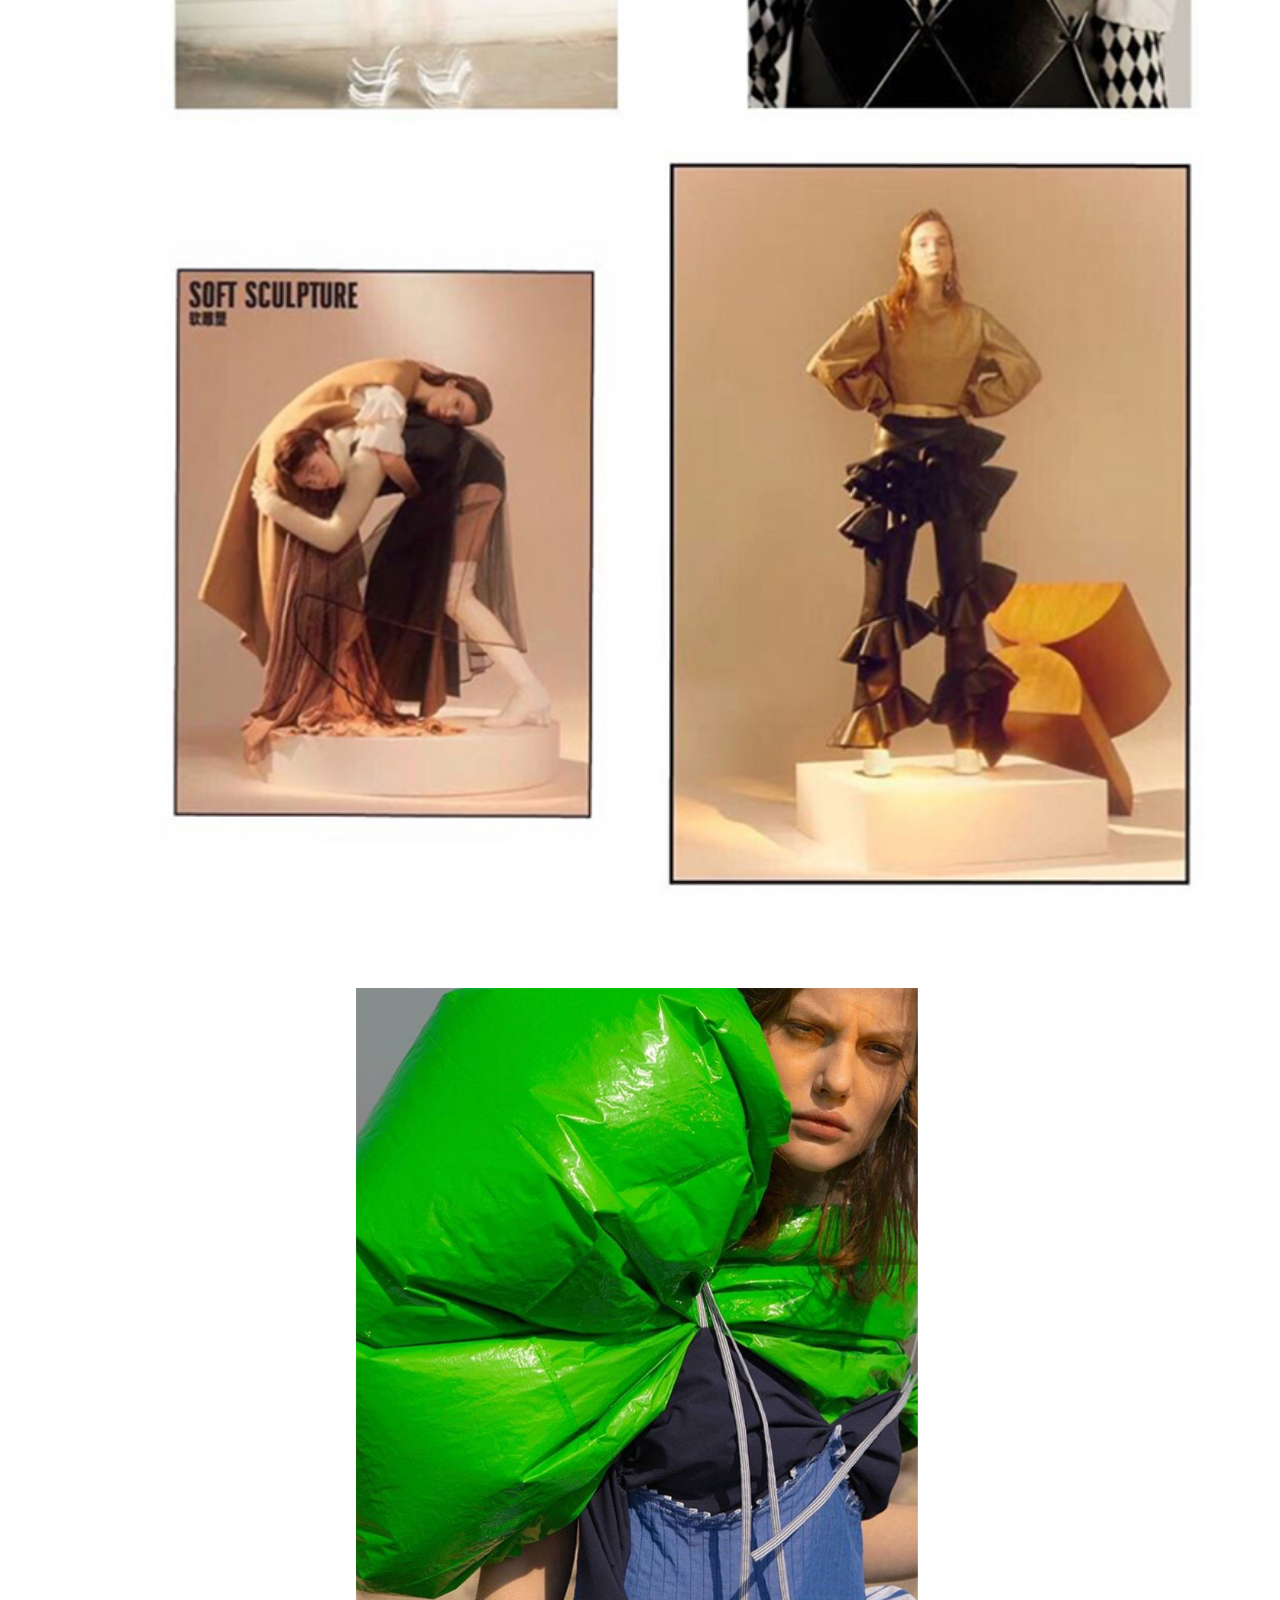
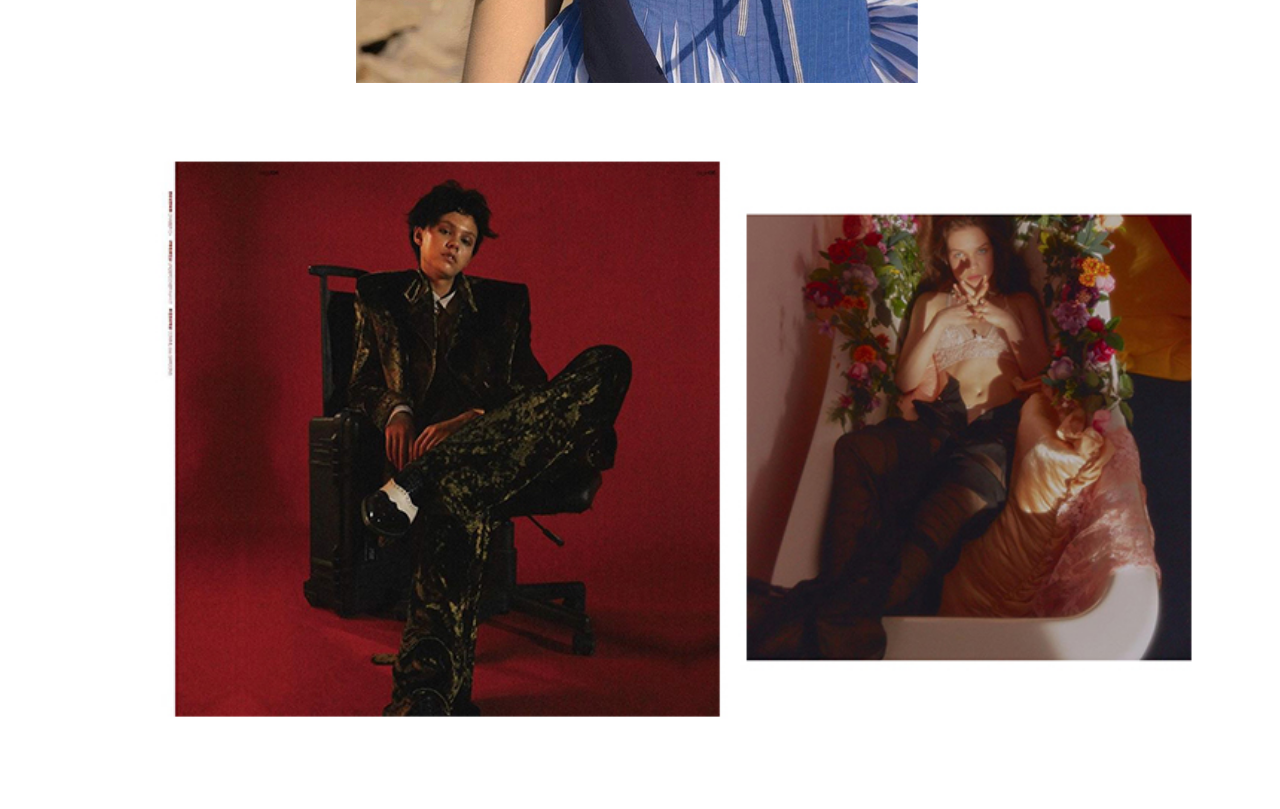
<file: press.html>
<!doctype html>
<html lang="en">
<head>
  <title>c+plus Series</title>
  <link rel="icon" href="img/icon.png">
  <meta charset="utf-8">
  <meta name="viewport" content="width=device-width">
  <link rel="stylesheet" href="style-press.css">
  <script src="https://code.jquery.com/jquery-3.3.1.min.js"></script>
  <script type="text/javascript" src="jquery.lazyload.js"></script>
  <script type="text/javascript" src="script-press.js"></script>
  <link href="https://fonts.googleapis.com/css?family=Roboto:300,300i,400,400i,500,500i,700,700i,900,900i" rel="stylesheet">
</head>

<body>
  <div class="topbar">
    <div class="col-4">
      <a href="index.html"><img id="logo" src="img/logo.png"></a>
    </div>
    <div class="col-1 collection">
      <a id="collection">Collection</a>
    <div class="dropdown1">
    <ul id="dd1">
      <li class="ddtag"><a href="animation.html">runway</a></li>
      <li class="ddtag"><a href="video.html">video</a></li>
      <li class="ddtag"><a href="lookbook.html">lookbook</a></li>
    </ul>
    </div>
    </div>
    <div class="col-1 topelement">
      <a href="stockist.html"id="stockist">Stockist</a>
    </div>
    <div class="col-1 topelement">
      <a href="campaign.html"id="campaign">Campaign</a>
    </div>
    <div class="col-1 topelement">
      <a href="press.html"id="press">Press</a>
    </div>
    <div class="col-1 topelement">
      <a href="contact.html"id="contact">Contact</a>
    </div>
    <div class="col-1 topelement">
      <a href="about.html"id="about">About</a>
    </div>
  </div>
  <div class="col-11 photofeed wide" id="wide1">
    <p>+PRESS+</p>
    <img class="img"data-original="img/press/1-1.jpg">
    <img class="img"data-original="img/press/1-3.jpg">
    <img class="img"data-original="img/press/1-2.JPG">
    <img class="img"data-original="img/press/2-1.jpg">
    <img class="img"data-original="img/press/3-0.jpg">
  </div>
  <div class="col-11 photofeed wide" id="wide1">
    <img class="img"data-original="img/press/4-1.jpg">
    <img class="img"data-original="img/press/4-2.jpg">
    <img class="img"data-original="img/press/4-3.jpg">
  </div>
  <div class="col-11 photofeed wide" id="wide1">
    <img class="img"data-original="img/press/6-1.jpg">
    <img class="img"data-original="img/press/6-0.jpg">
  </div>

</body>
</html>
</file>
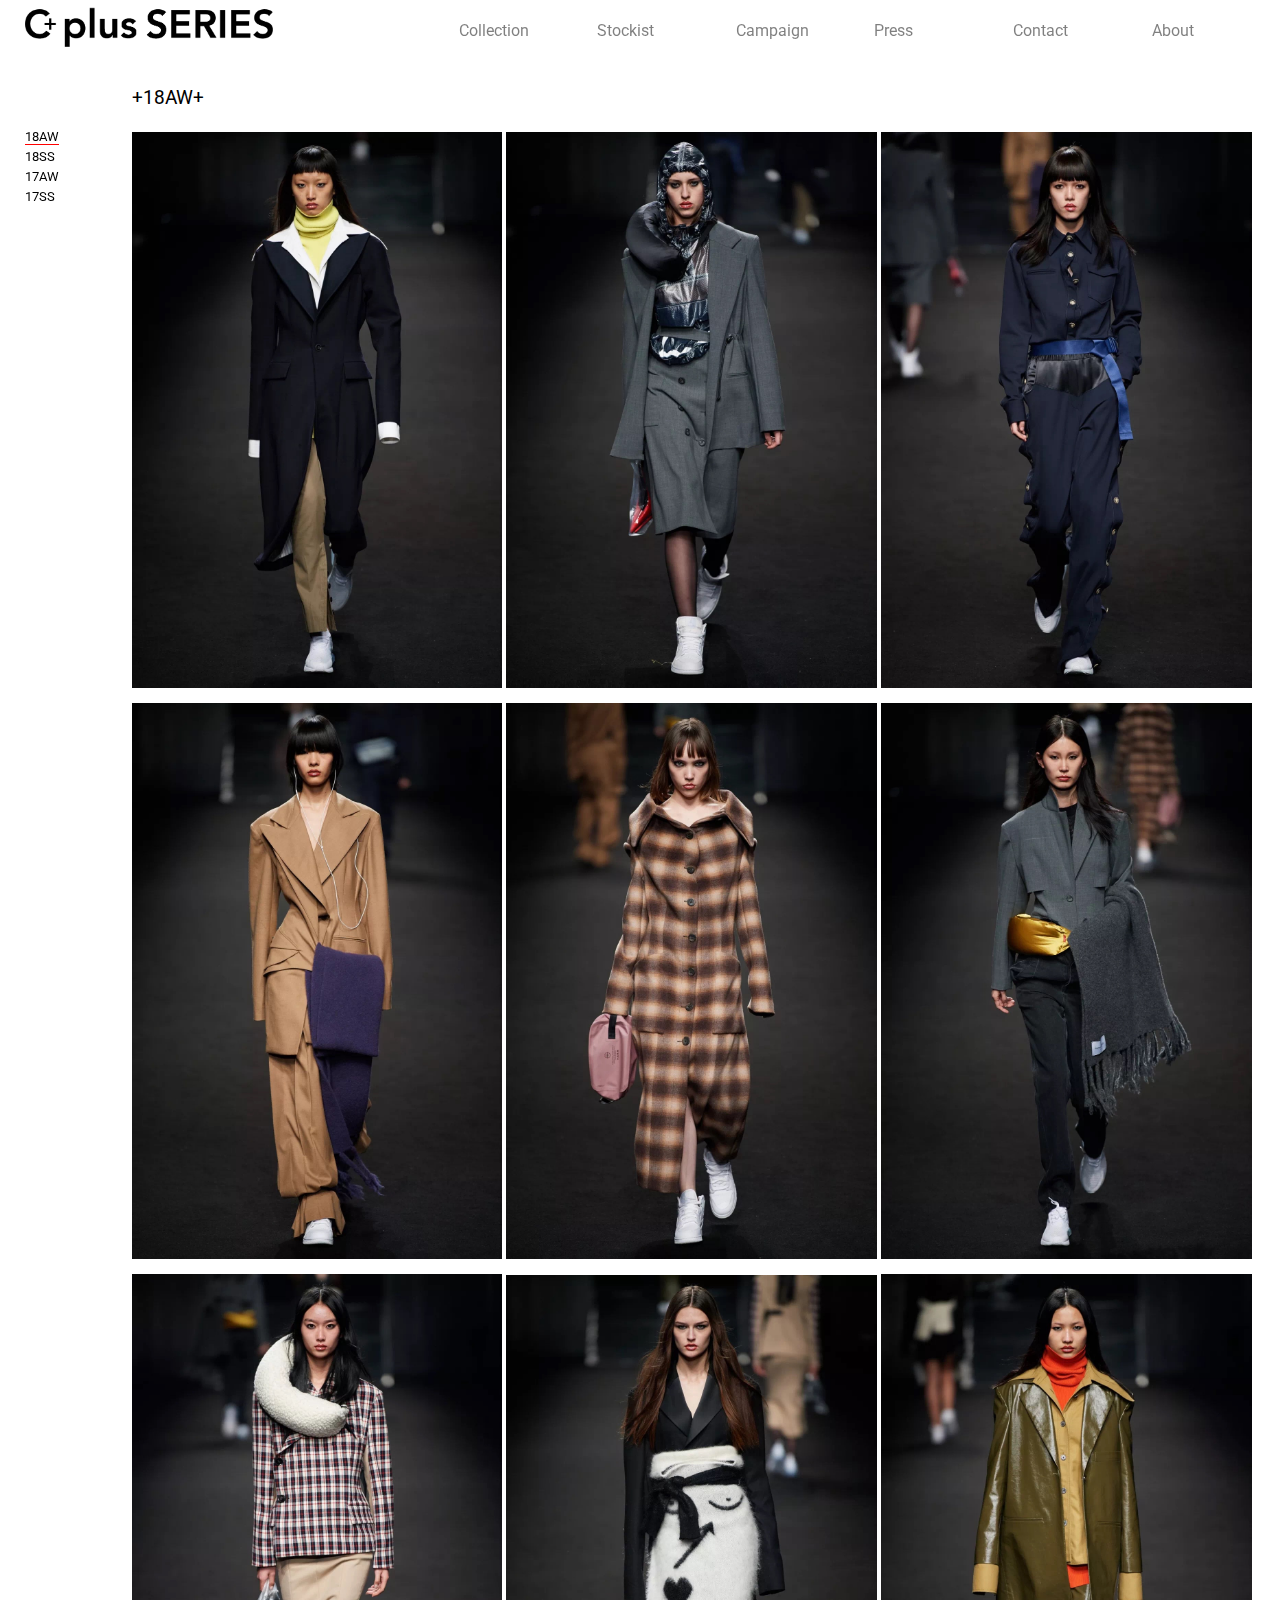
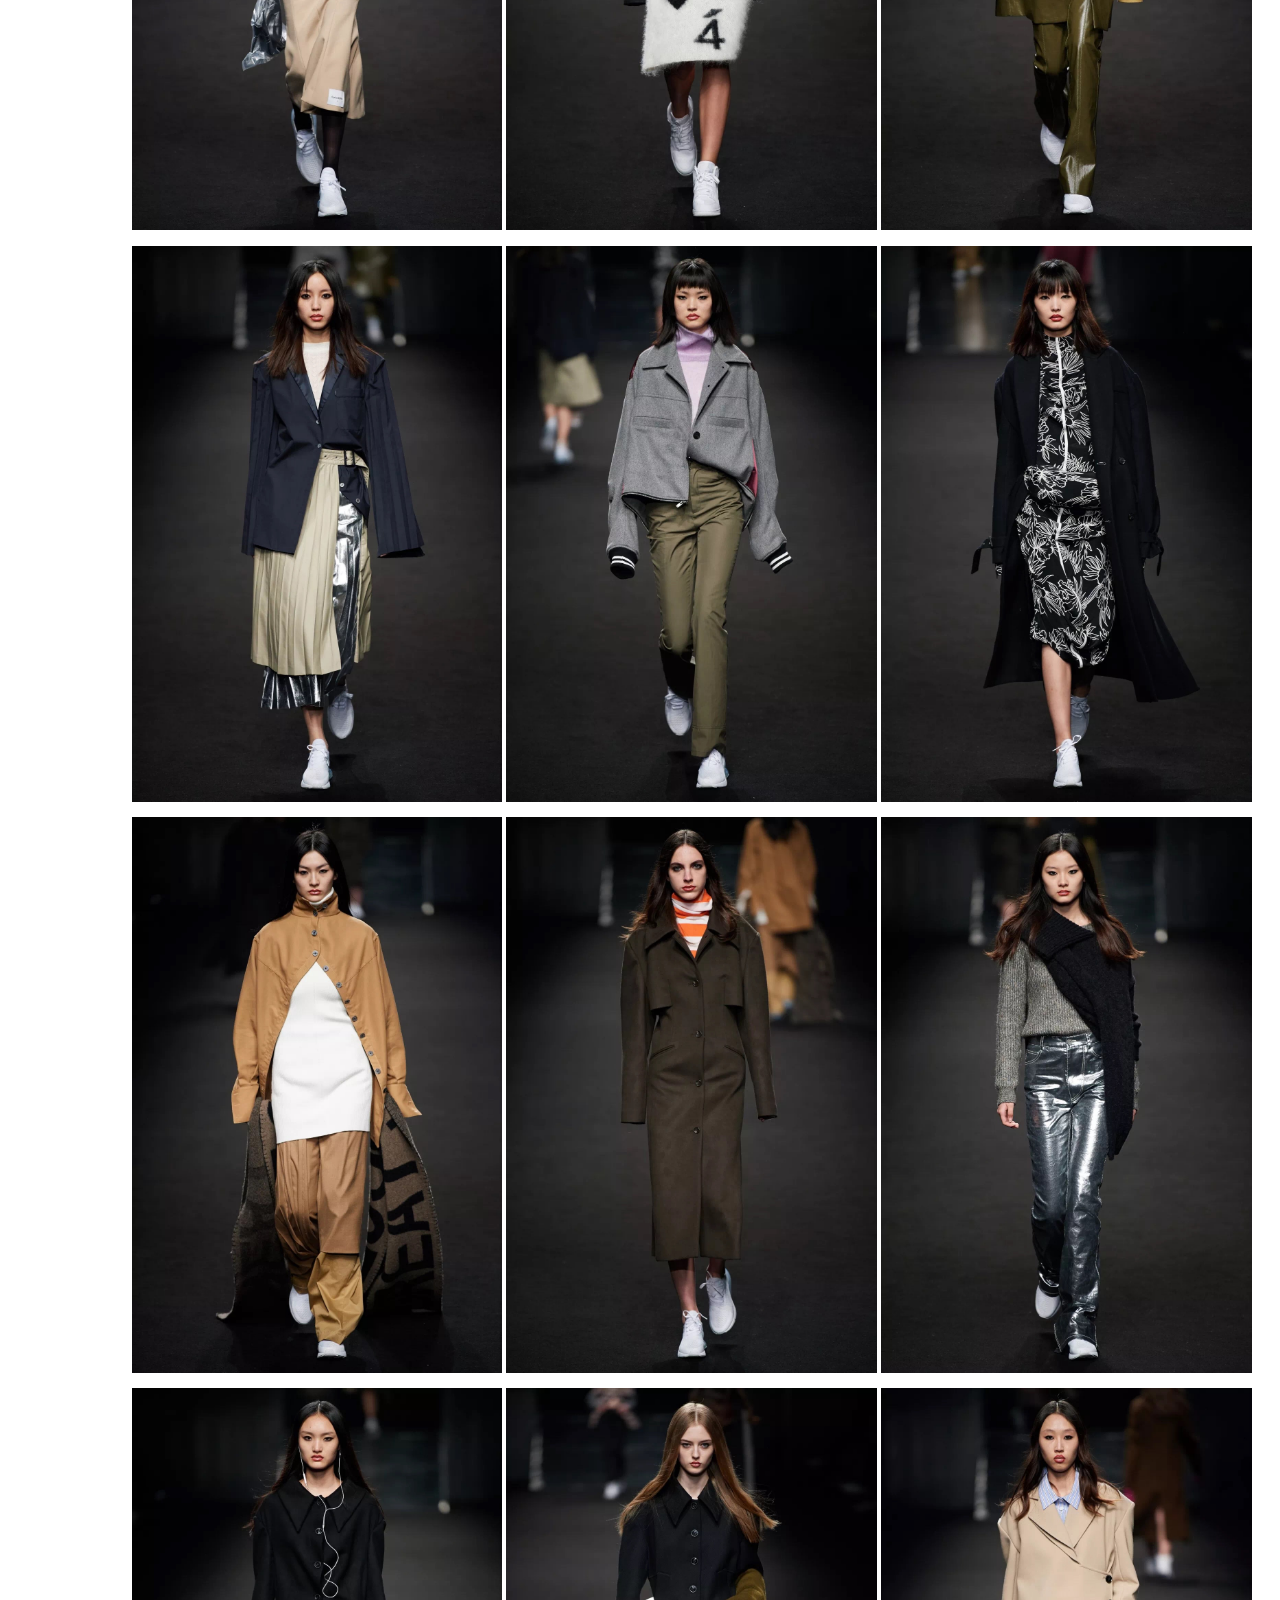
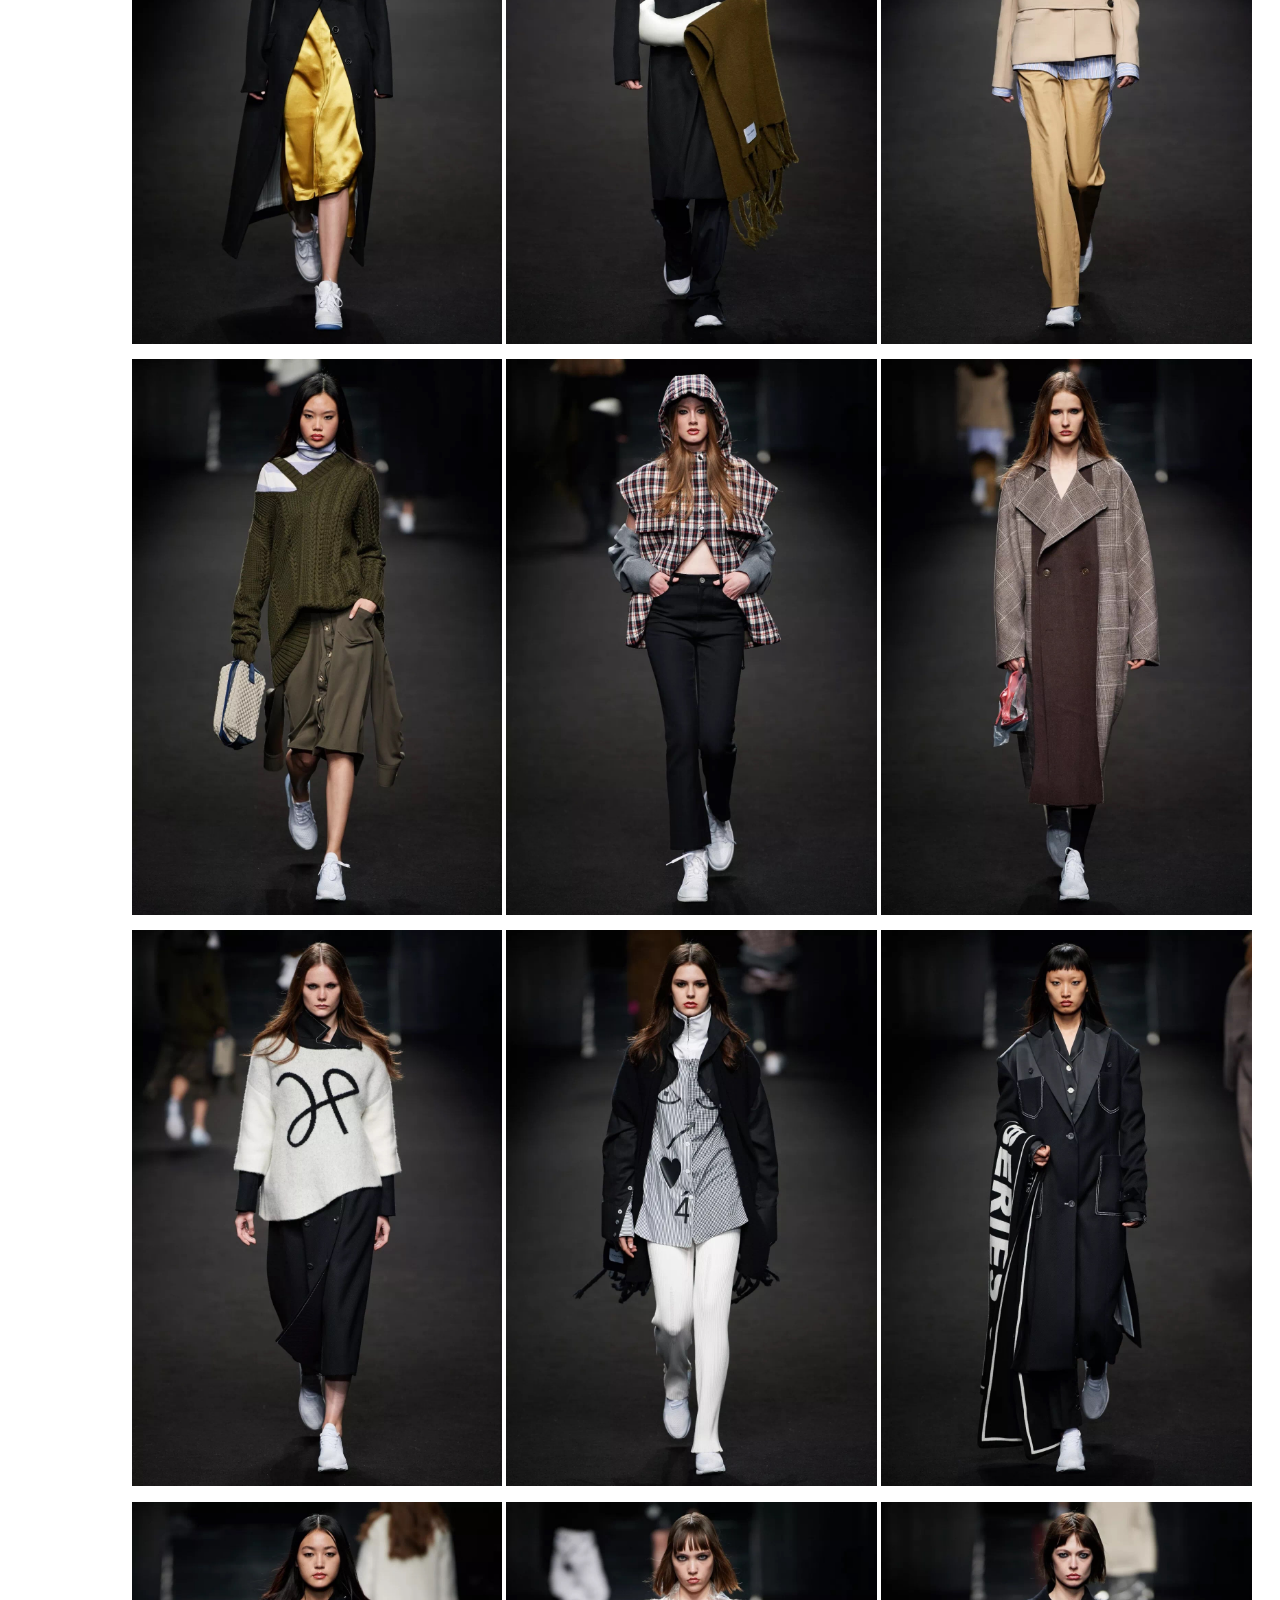
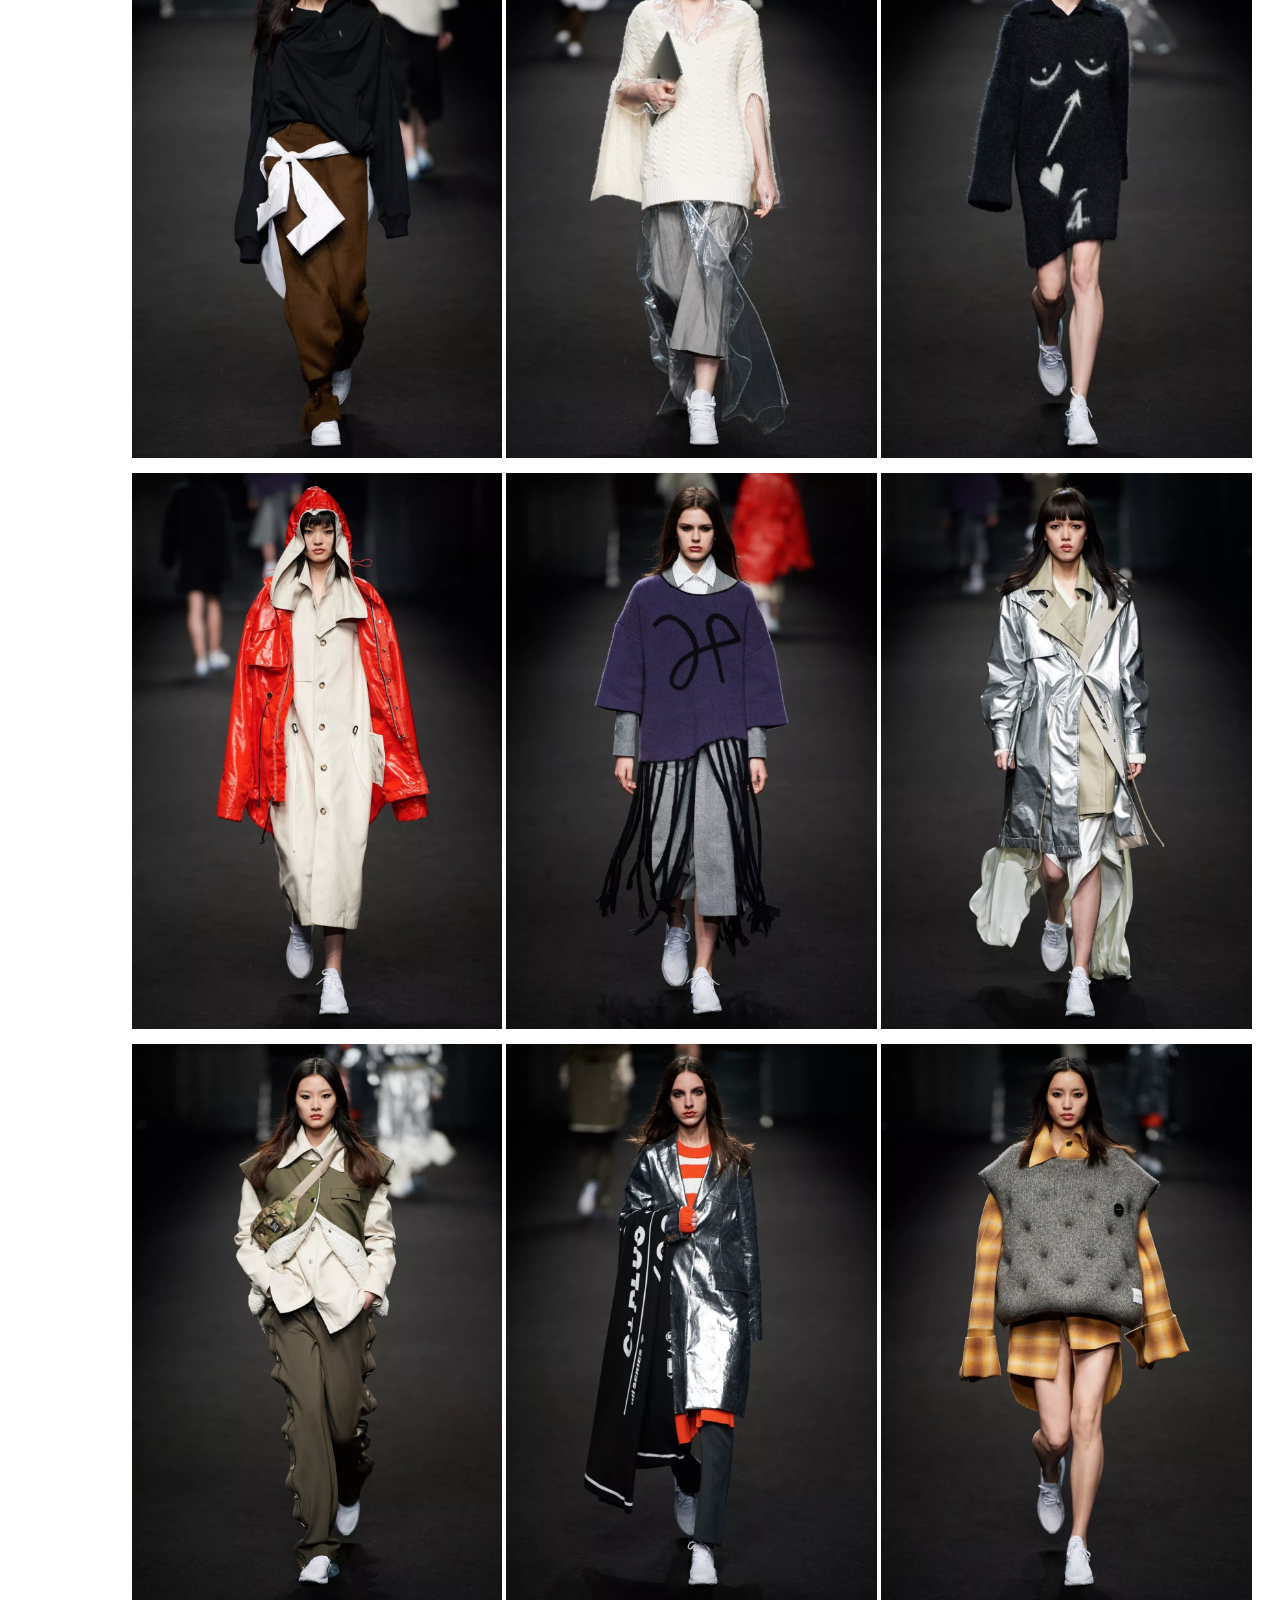
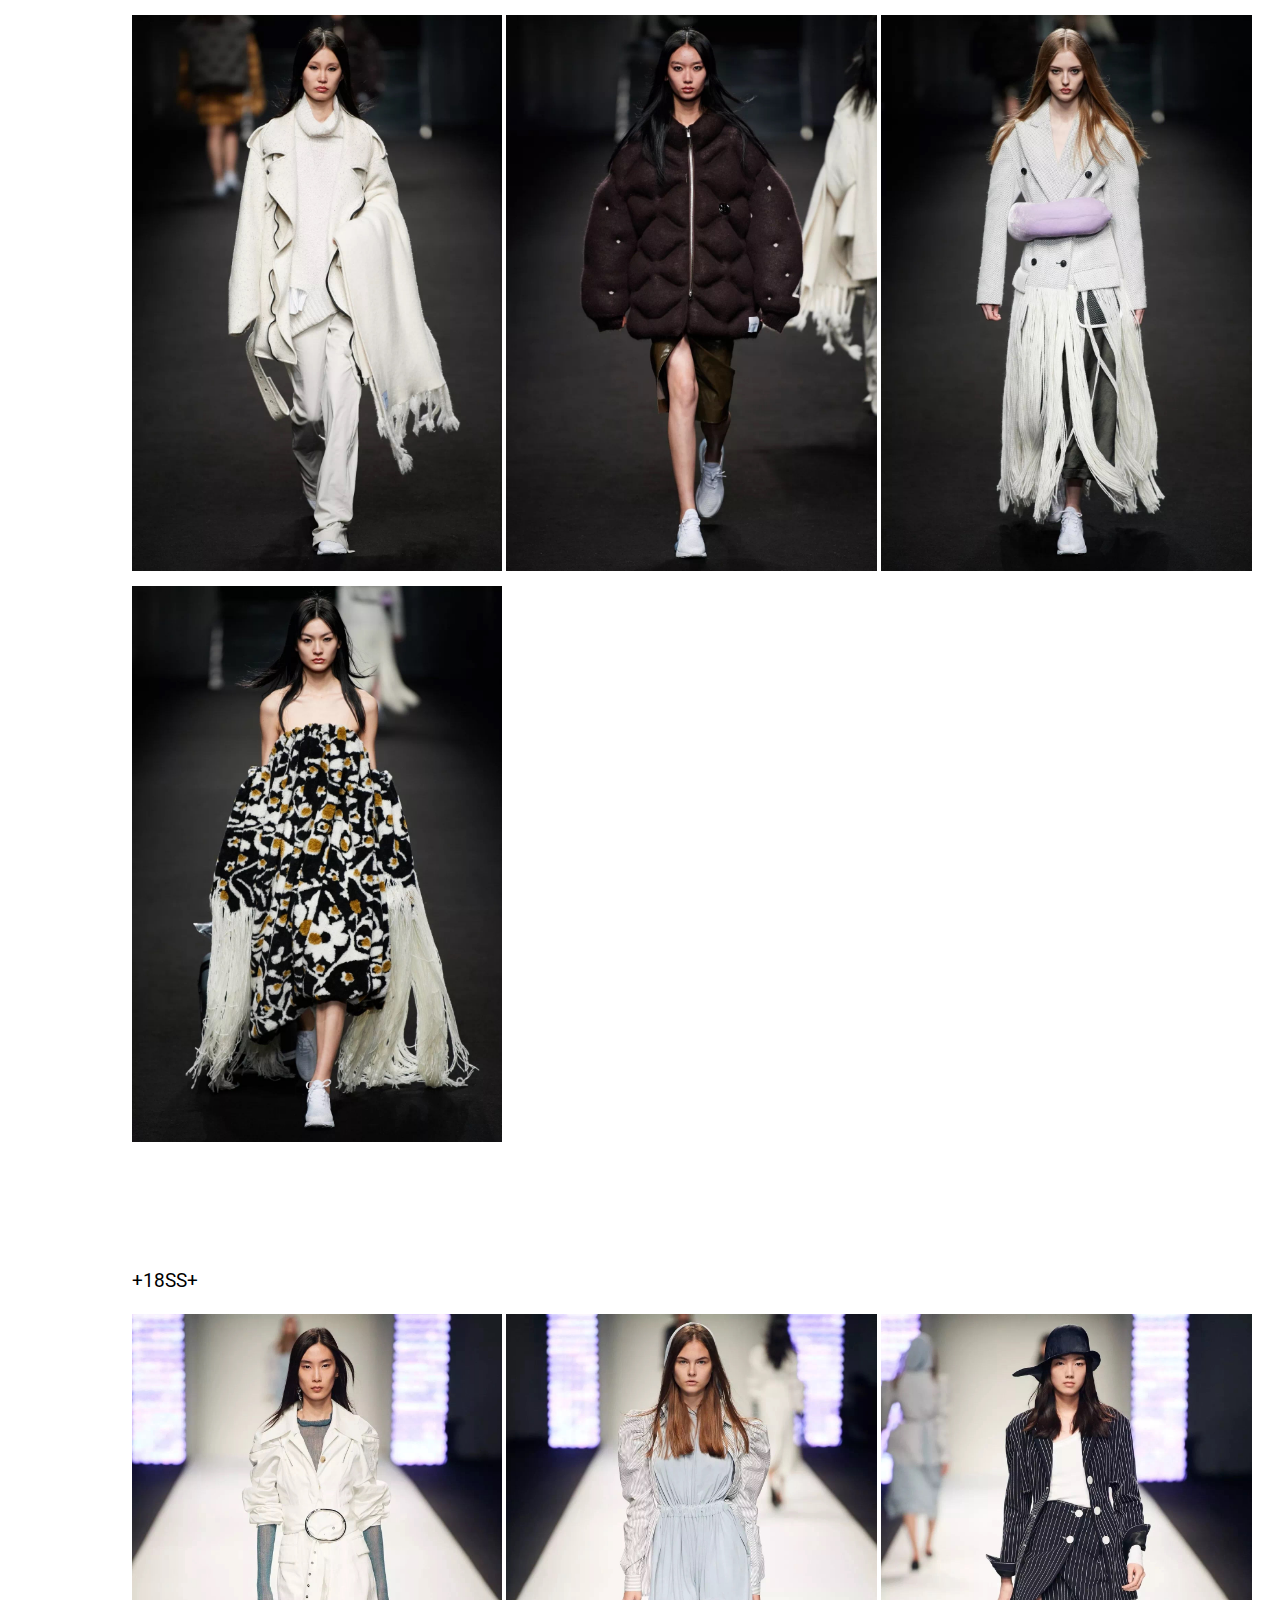
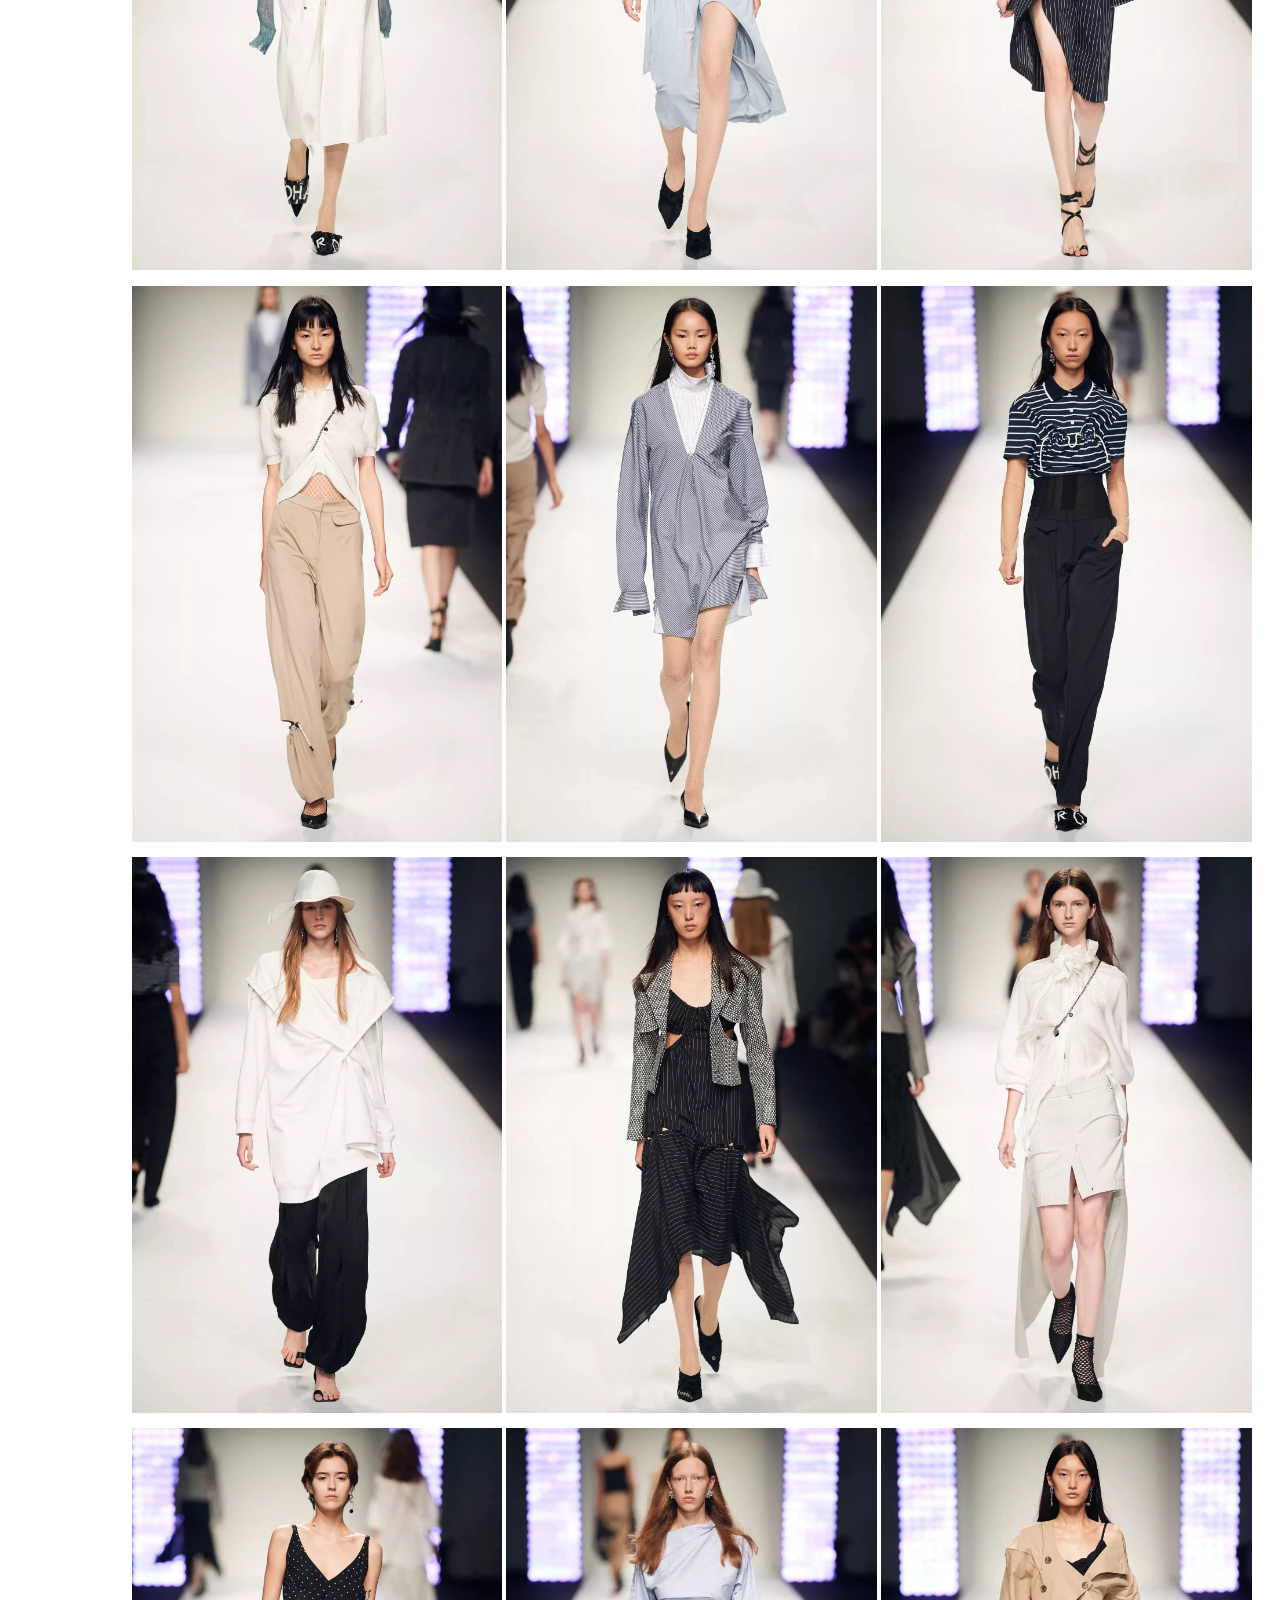
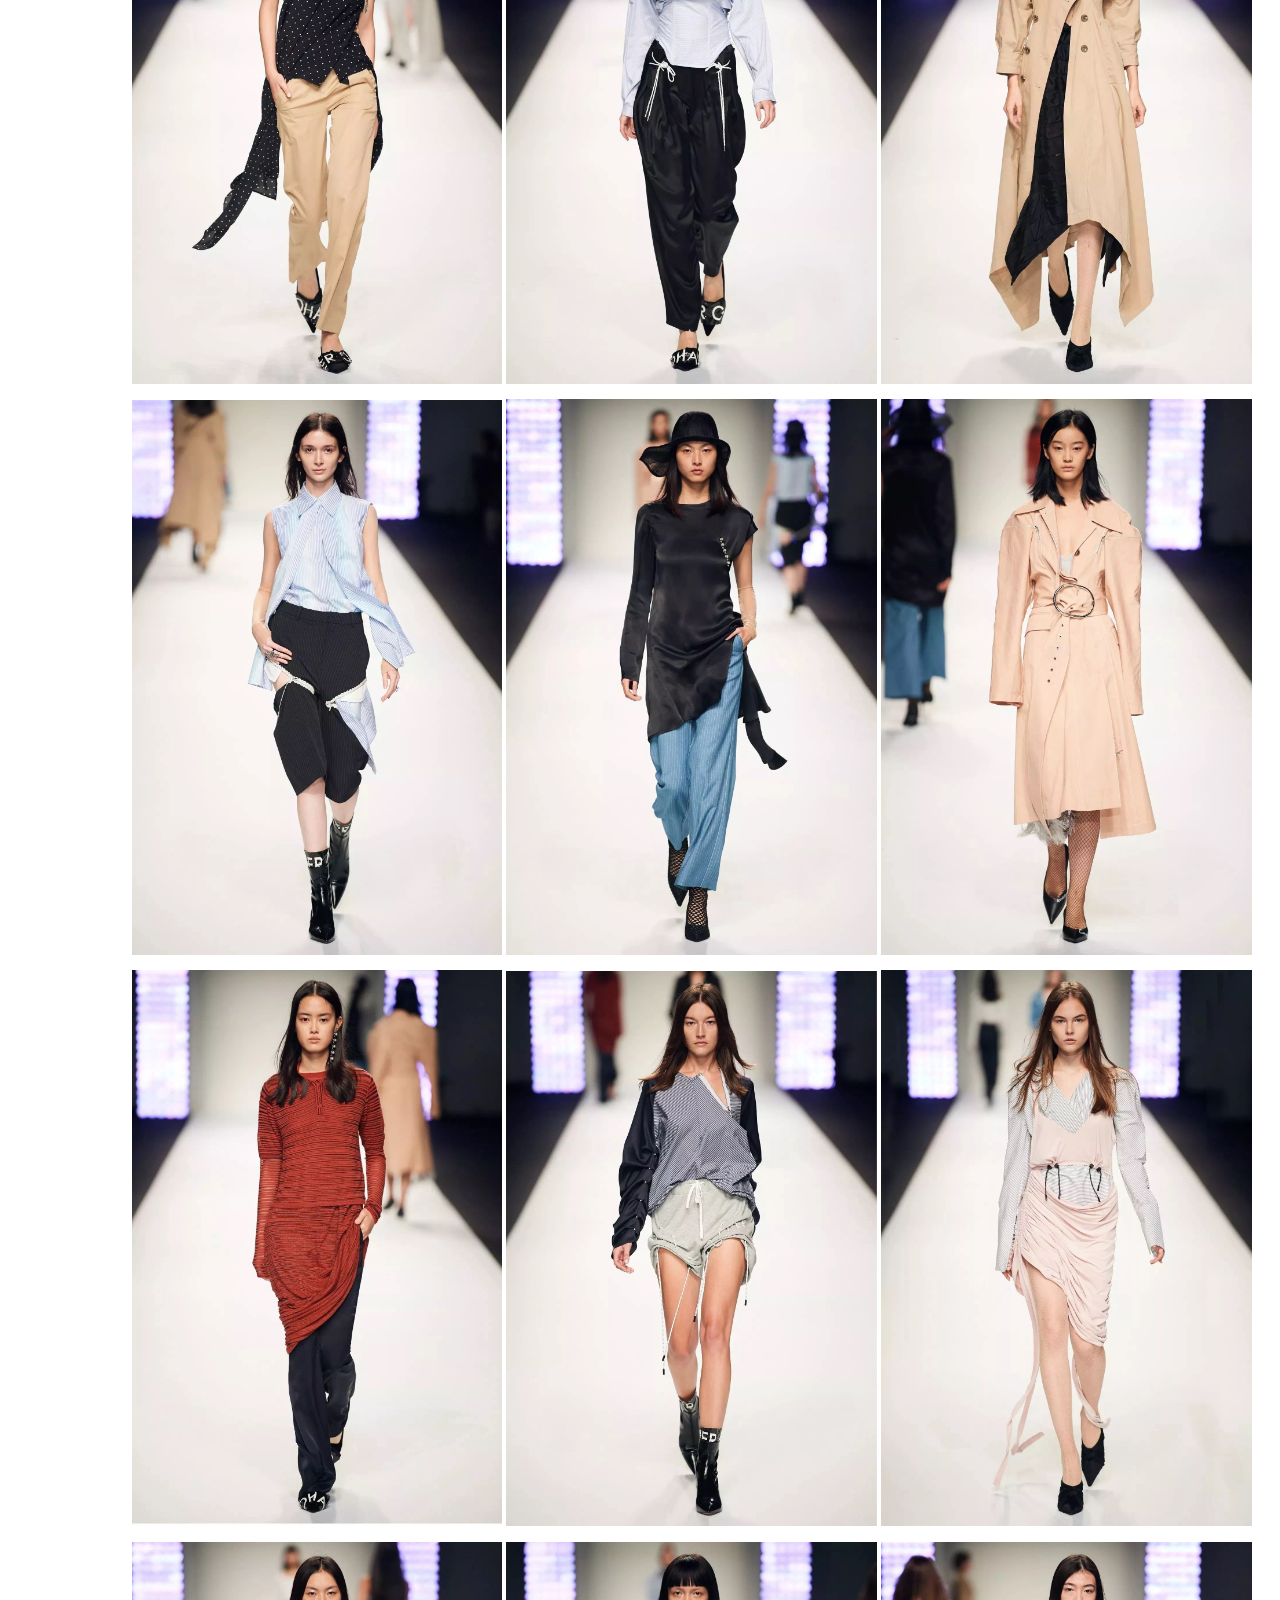
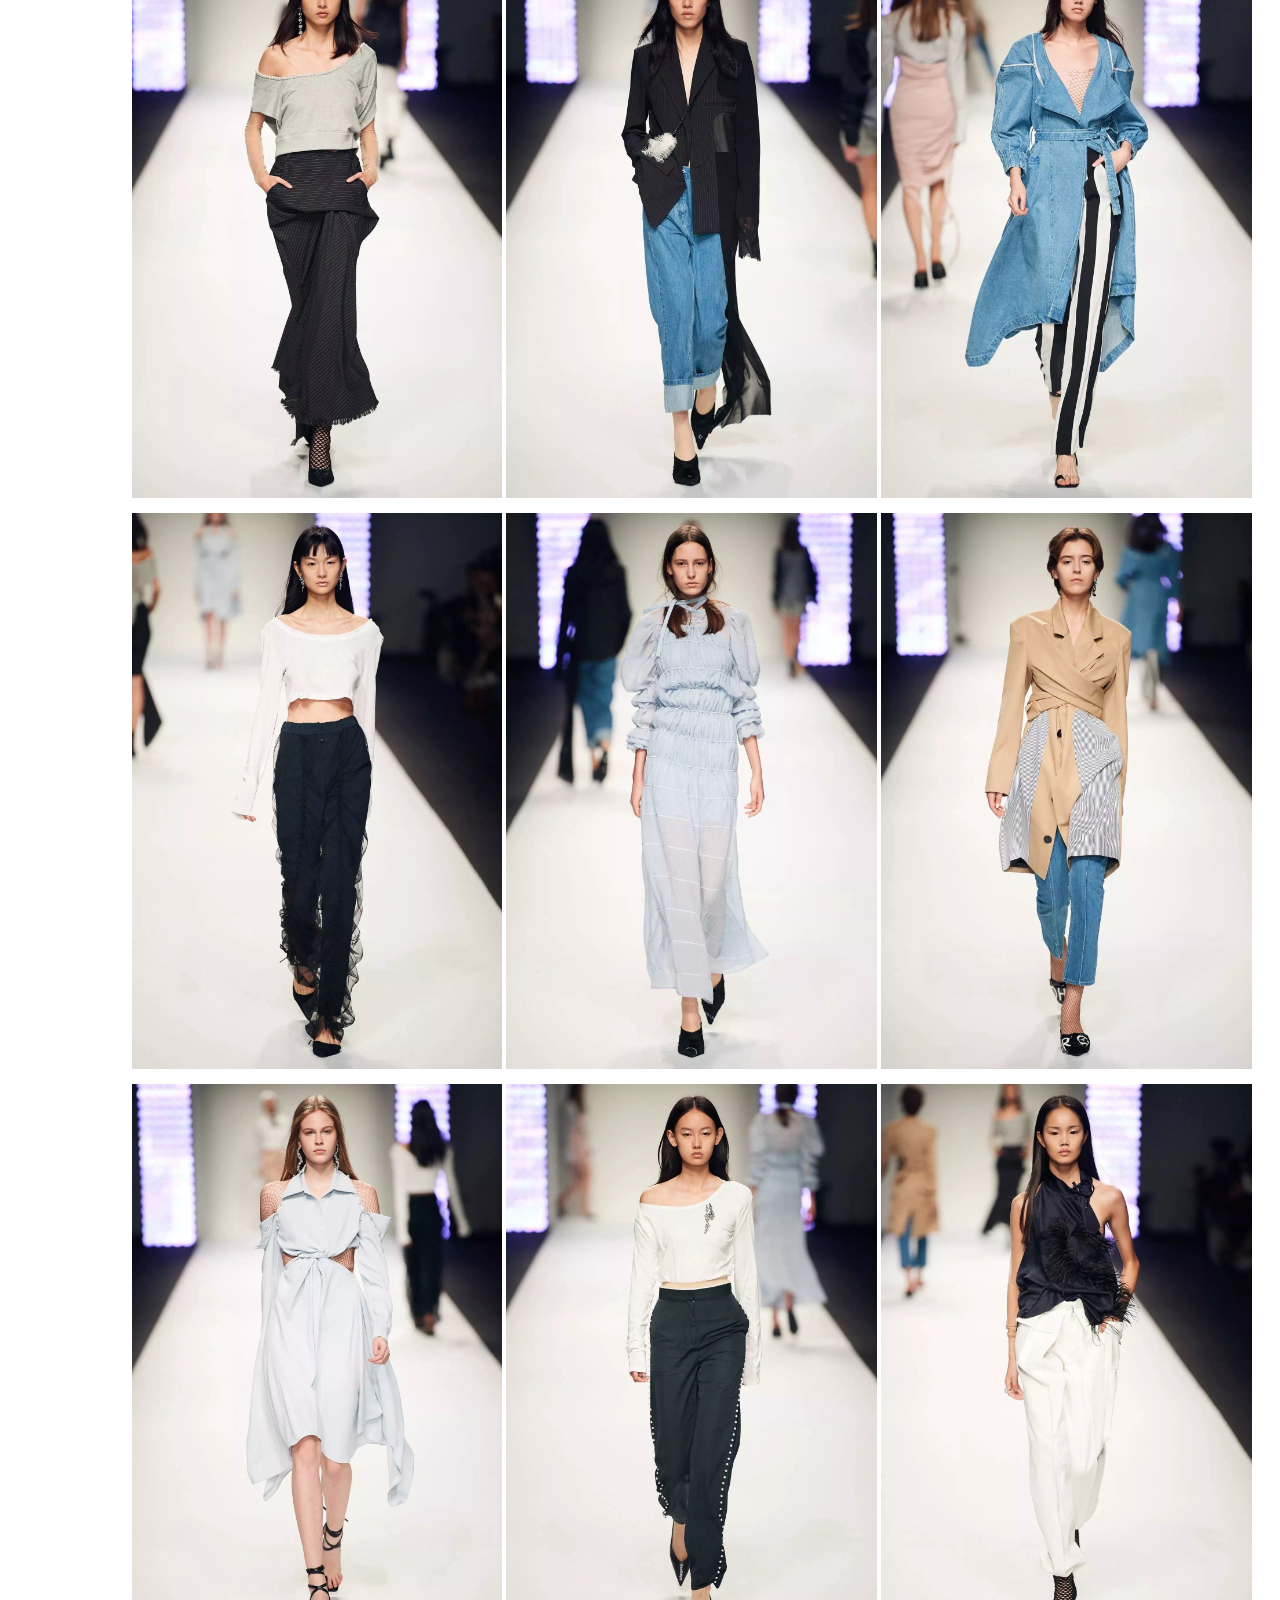
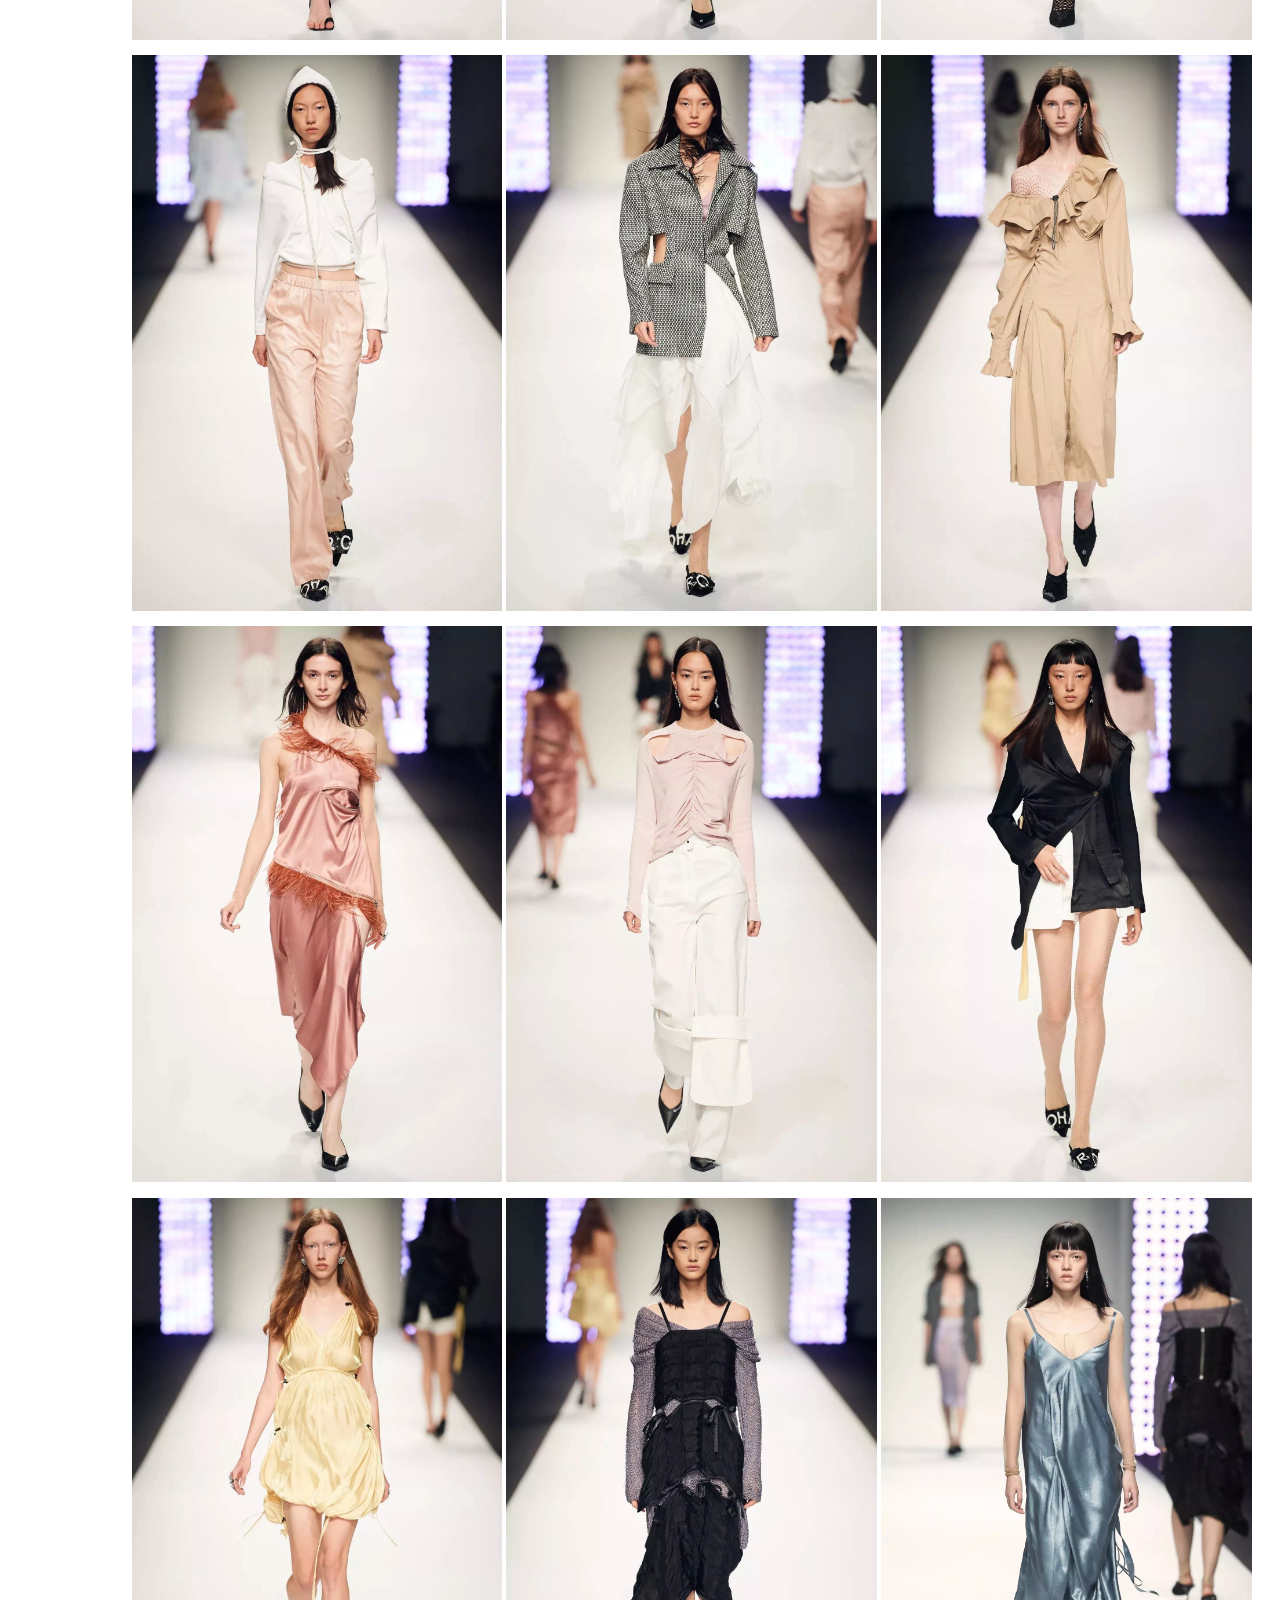
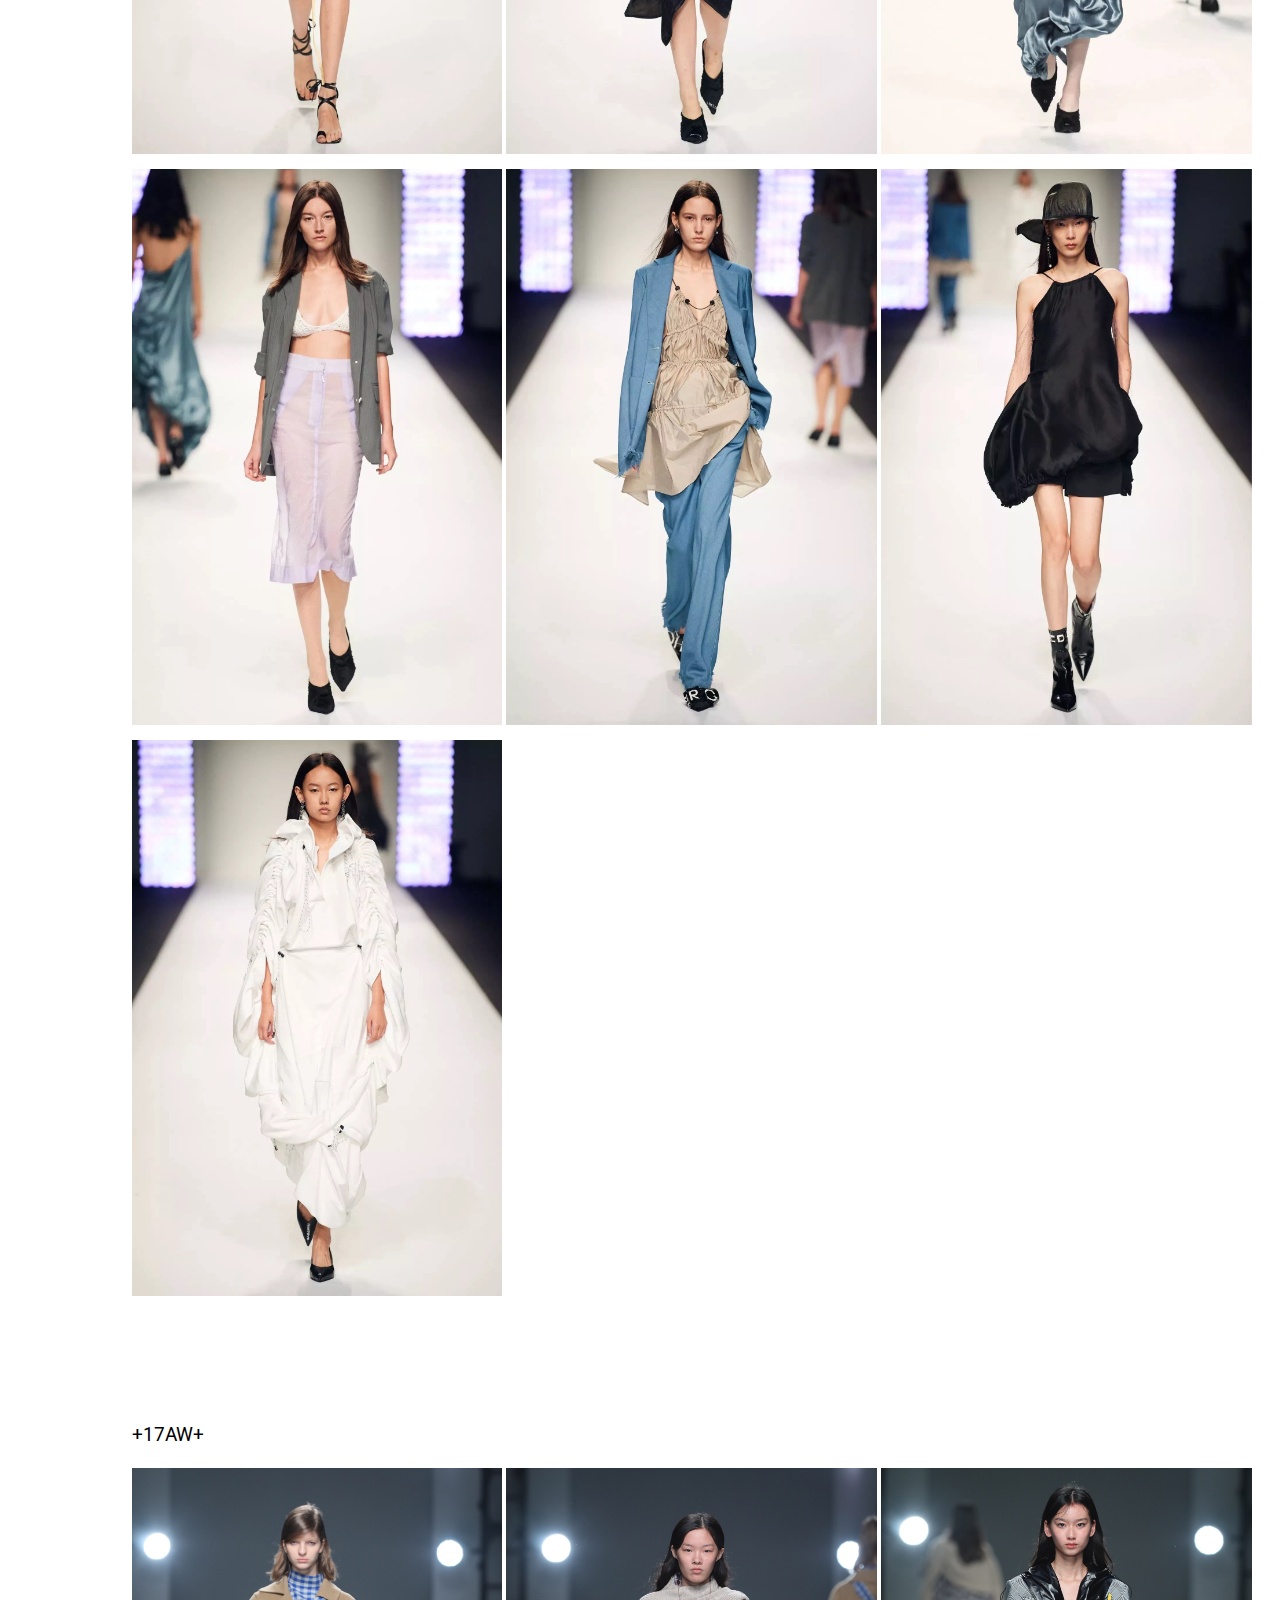
<file: runway.html>
<!doctype html>
<html lang="en">
<head>
  <title>c+plus Series</title>
  <link rel="icon" href="img/icon.png">
  <meta charset="utf-8">
  <meta name="viewport" content="width=device-width">
  <link rel="stylesheet" href="style-runway.css">
  <script src="https://code.jquery.com/jquery-3.3.1.min.js"></script>
    <script type="text/javascript" src="jquery.lazyload.js"></script>
  <script type="text/javascript" src="script-runway.js"></script>
  <link href="https://fonts.googleapis.com/css?family=Roboto:300,300i,400,400i,500,500i,700,700i,900,900i" rel="stylesheet">
</head>

<body>
  <div class="topbar">
    <div class="col-4">
      <a href="index.html"><img id="logo" src="img/logo.png"></a>
    </div>
    <div class="col-1 collection">
      <a id="collection">Collection</a>
    <div class="dropdown1">
    <ul id="dd1">
      <li class="ddtag"><a href="animation.html">runway</a></li>
      <li class="ddtag"><a href="video.html">video</a></li>
      <li class="ddtag"><a href="lookbook.html">lookbook</a></li>
    </ul>
    </div>
    </div>
    <div class="col-1 topelement">
      <a href="stockist.html"id="stockist">Stockist</a>
    </div>
    <div class="col-1 topelement">
      <a href="campaign.html"id="campaign">Campaign</a>
    </div>
    <div class="col-1 topelement">
      <a href="press.html"id="press">Press</a>
    </div>
    <div class="col-1 topelement">
      <a href="contact.html"id="contact">Contact</a>
    </div>
    <div class="col-1 topelement">
      <a href="about.html"id="about">About</a>
    </div>
  </div>

  <div class="col-11 photofeed" id="18AW">
    <p id="18AWtitle">+18AW+</p>
    <img class="img"data-original="img/18AW/37.JPG">
    <img class="img"data-original="img/18AW/38.JPG">
    <img class="img"data-original="img/18AW/39.JPG">
    <img class="img"data-original="img/18AW/40.JPG">
    <img class="img"data-original="img/18AW/41.JPG">
    <img class="img"data-original="img/18AW/42.JPG">
    <img class="img"data-original="img/18AW/43.JPG">
    <img class="img"data-original="img/18AW/44.JPG">
    <img class="img"data-original="img/18AW/45.JPG">
    <img class="img"data-original="img/18AW/46.JPG">
    <img class="img"data-original="img/18AW/47.JPG">
    <img class="img"data-original="img/18AW/48.JPG">
    <img class="img"data-original="img/18AW/49.JPG">
    <img class="img"data-original="img/18AW/50.JPG">
    <img class="img"data-original="img/18AW/51.JPG">
    <img class="img"data-original="img/18AW/53.JPG">
    <img class="img"data-original="img/18AW/54.JPG">
    <img class="img"data-original="img/18AW/55.JPG">
    <img class="img"data-original="img/18AW/56.JPG">
    <img class="img"data-original="img/18AW/57.JPG">
    <img class="img"data-original="img/18AW/58.JPG">
    <img class="img"data-original="img/18AW/59.JPG">
    <img class="img"data-original="img/18AW/60.JPG">
    <img class="img"data-original="img/18AW/61.JPG">
    <img class="img"data-original="img/18AW/62.JPG">
    <img class="img"data-original="img/18AW/63.JPG">
    <img class="img"data-original="img/18AW/64.JPG">
    <img class="img"data-original="img/18AW/65.JPG">
    <img class="img"data-original="img/18AW/66.JPG">
    <img class="img"data-original="img/18AW/67.JPG">
    <img class="img"data-original="img/18AW/68.JPG">
    <img class="img"data-original="img/18AW/69.JPG">
    <img class="img"data-original="img/18AW/70.JPG">
    <img class="img"data-original="img/18AW/71.JPG">
    <img class="img"data-original="img/18AW/72.JPG">
    <img class="img"data-original="img/18AW/73.JPG">
    <img class="img"data-original="img/18AW/74.JPG">
  </div>

  <div class="col-11 photofeed" id="18SS">
    <p id="18SStitle">+18SS+</p>
    <img class="img"data-original="img/18SS/4.JPG">
    <img class="img"data-original="img/18SS/5.JPG">
    <img class="img"data-original="img/18SS/6.JPG">
    <img class="img"data-original="img/18SS/7.JPG">
    <img class="img"data-original="img/18SS/8.JPG">
    <img class="img"data-original="img/18SS/9.JPG">
    <img class="img"data-original="img/18SS/10.JPG">
    <img class="img"data-original="img/18SS/11.JPG">
    <img class="img"data-original="img/18SS/12.JPG">
    <img class="img"data-original="img/18SS/13.JPG">
    <img class="img"data-original="img/18SS/14.JPG">
    <img class="img"data-original="img/18SS/15.JPG">
    <img class="img"data-original="img/18SS/16.JPG">
    <img class="img"data-original="img/18SS/17.JPG">
    <img class="img"data-original="img/18SS/18.JPG">
    <img class="img"data-original="img/18SS/19.JPG">
    <img class="img"data-original="img/18SS/20.JPG">
    <img class="img"data-original="img/18SS/21.JPG">
    <img class="img"data-original="img/18SS/22.JPG">
    <img class="img"data-original="img/18SS/23.JPG">
    <img class="img"data-original="img/18SS/24.JPG">
    <img class="img"data-original="img/18SS/25.JPG">
    <img class="img"data-original="img/18SS/26.JPG">
    <img class="img"data-original="img/18SS/27.JPG">
    <img class="img"data-original="img/18SS/28.JPG">
    <img class="img"data-original="img/18SS/29.JPG">
    <img class="img"data-original="img/18SS/30.JPG">
    <img class="img"data-original="img/18SS/31.JPG">
    <img class="img"data-original="img/18SS/32.JPG">
    <img class="img"data-original="img/18SS/33.JPG">
    <img class="img"data-original="img/18SS/34.JPG">
    <img class="img"data-original="img/18SS/35.JPG">
    <img class="img"data-original="img/18SS/36.JPG">
    <img class="img"data-original="img/18SS/37.JPG">
    <img class="img"data-original="img/18SS/38.JPG">
    <img class="img"data-original="img/18SS/39.JPG">
    <img class="img"data-original="img/18SS/40.JPG">
    <img class="img"data-original="img/18SS/41.JPG">
    <img class="img"data-original="img/18SS/42.JPG">
    <img class="img"data-original="img/18SS/43.JPG">
  </div>

  <div class="col-11 photofeed" id="17AW">
    <p id="17AWtitle">+17AW+</p>
    <img class="img"data-original="img/17AW/1.JPG">
    <img class="img"data-original="img/17AW/2.JPG">
    <img class="img"data-original="img/17AW/3.JPG">
    <img class="img"data-original="img/17AW/4.JPG">
    <img class="img"data-original="img/17AW/5.JPG">
    <img class="img"data-original="img/17AW/6.JPG">
    <img class="img"data-original="img/17AW/7.JPG">
    <img class="img"data-original="img/17AW/8.JPG">
    <img class="img"data-original="img/17AW/9.JPG">
    <img class="img"data-original="img/17AW/10.JPG">
    <img class="img"data-original="img/17AW/11.JPG">
    <img class="img"data-original="img/17AW/12.JPG">
    <img class="img"data-original="img/17AW/13.JPG">
    <img class="img"data-original="img/17AW/14.JPG">
    <img class="img"data-original="img/17AW/15.JPG">
    <img class="img"data-original="img/17AW/16.JPG">
    <img class="img"data-original="img/17AW/17.JPG">
    <img class="img"data-original="img/17AW/18.JPG">
    <img class="img"data-original="img/17AW/19.JPG">
    <img class="img"data-original="img/17AW/20.JPG">
    <img class="img"data-original="img/17AW/21.JPG">
    <img class="img"data-original="img/17AW/22.JPG">
    <img class="img"data-original="img/17AW/23.JPG">
    <img class="img"data-original="img/17AW/24.JPG">
    <img class="img"data-original="img/17AW/25.JPG">
    <img class="img"data-original="img/17AW/26.JPG">
    <img class="img"data-original="img/17AW/27.JPG">
    <img class="img"data-original="img/17AW/28.JPG">
    <img class="img"data-original="img/17AW/29.JPG">
    <img class="img"data-original="img/17AW/30.JPG">
    <img class="img"data-original="img/17AW/31.JPG">
    <img class="img"data-original="img/17AW/32.JPG">
    <img class="img"data-original="img/17AW/33.JPG">
    <img class="img"data-original="img/17AW/34.JPG">
    <img class="img"data-original="img/17AW/35.JPG">
    <img class="img"data-original="img/17AW/36.JPG">
    <img class="img"data-original="img/17AW/37.JPG">
    <img class="img"data-original="img/17AW/38.JPG">
    <img class="img"data-original="img/17AW/39.JPG">
    <img class="img"data-original="img/17AW/40.JPG">
    <img class="img"data-original="img/17AW/41.JPG">
    <img class="img"data-original="img/17AW/42.JPG">
    <img class="img"data-original="img/17AW/43.JPG">
    <img class="img"data-original="img/17AW/44.JPG">
    <img class="img"data-original="img/17AW/45.JPG">
  </div>

  <div class="col-11 photofeed" id="17SS">
    <p id="17SStitle">+17SS+</p>
    <img class="img"data-original="img/17SS/1.JPG">
    <img class="img"data-original="img/17SS/2.JPG">
    <img class="img"data-original="img/17SS/3.JPG">
    <img class="img"data-original="img/17SS/4.JPG">
    <img class="img"data-original="img/17SS/5.JPG">
    <img class="img"data-original="img/17SS/6.JPG">
    <img class="img"data-original="img/17SS/7.JPG">
    <img class="img"data-original="img/17SS/8.JPG">
    <img class="img"data-original="img/17SS/9.JPG">
    <img class="img"data-original="img/17SS/10.JPG">
    <img class="img"data-original="img/17SS/11.JPG">
    <img class="img"data-original="img/17SS/12.JPG">
    <img class="img"data-original="img/17SS/13.JPG">
    <img class="img"data-original="img/17SS/14.JPG">
    <img class="img"data-original="img/17SS/15.JPG">
    <img class="img"data-original="img/17SS/16.JPG">
    <img class="img"data-original="img/17SS/17.JPG">
    <img class="img"data-original="img/17SS/18.JPG">
    <img class="img"data-original="img/17SS/19.JPG">
    <img class="img"data-original="img/17SS/20.JPG">
    <img class="img"data-original="img/17SS/21.JPG">
    <img class="img"data-original="img/17SS/22.JPG">
    <img class="img"data-original="img/17SS/23.JPG">
    <img class="img"data-original="img/17SS/24.JPG">
    <img class="img"data-original="img/17SS/25.JPG">
    <img class="img"data-original="img/17SS/26.JPG">
    <img class="img"data-original="img/17SS/27.JPG">
    <img class="img"data-original="img/17SS/28.JPG">
    <img class="img"data-original="img/17SS/29.JPG">
    <img class="img"data-original="img/17SS/30.JPG">
    <img class="img"data-original="img/17SS/31.JPG">
    <img class="img"data-original="img/17SS/32.JPG">
    <img class="img"data-original="img/17SS/33.JPG">
    <img class="img"data-original="img/17SS/34.JPG">
    <img class="img"data-original="img/17SS/35.JPG">
    <img class="img"data-original="img/17SS/36.JPG">
  </div>

  <div class="taglist col-1">
    <ul id="tags">
      <li class="tag"><a id="tag-18AW">18AW</a></li>
      <li class="tag"><a id="tag-18SS">18SS</a></li>
      <li class="tag"><a id="tag-17AW">17AW</a></li>
      <li class="tag"><a id="tag-17SS">17SS</a></li>
      <!-- <li class="tag"><a href="tag-coding.html"><img id="coding" src="img/coding.gif">coding</a></li> -->
    </ul>
  </div>


  <!-- <a id="logo" href="mailto:zhenh522@newschool.edu?Subject=" target="_top">HAITONG ZHENG</a> -->
  <!-- <div class="photofeed">
      <div class="year"><p>2018</p></div>

      <div class="work" id="work0">
        <div class="worktitle">Neap Tide
          <button  class="right" id="right0">></button>
          <button  class="left" id="left0"><</button>
        </div>
          <div class="container0 col-12">
            <div class="slider-wrapper0">
              <div class="inner-wrapper0">
                <div class="slide0"><img class="home-photo" id="img0-1" alt="Book: Dis Zine" src="img/norm6.jpg"></div>
                <div class="slide0"><img class="home-photo" id="img0-2" alt="Book: Dis Zine" src="img/norm1.jpg"></div>
                <div class="slide0"><img class="home-photo" id="img0-3" alt="Book: Dis Zine" src="img/norm2.jpg"></div>
                <div class="slide0"><img class="home-photo" id="img0-4" alt="Book: Dis Zine" src="img/norm3.jpg"></div>
                <div class="slide0"><img class="home-photo" id="img0-5" alt="Book: Dis Zine" src="img/norm4.jpg"></div>
              </div>
            </div>
          </div>

        <div class="workinfo" id="workinfo0">Hybrid of fashion catalog and fish catalog focuses on Normcore fashion.
        </br>In a world that stresses individualism so much, Normcore stands out by merging into sameness. Normcore fashion too, by dressing the same to be different.
        </br></br>As this community expands, almost into a subculture, I was curious if this could be seen as a new path to rebellion.
        </br>Though all text are nothing about Normcore, I intended to use all fish-related subtle metaphors to explain the spirit of Normcore in a fun way.
        </div>
      </div>

      <div class="year"><p>2017</p></div>

      <div class="work" id="work1">
        <div class="worktitle">Dis Zine#3
          <button  class="right" id="right1">></button>
          <button  class="left" id="left1"><</button>
        </div>
          <div class="container1 col-12">
            <div class="slider-wrapper1">
              <div class="inner-wrapper1">
                <div class="slide1"><img class="home-photo" id="img1-1" alt="Book: Dis Zine" src="img/diszine3-mu-1.jpg"></div>
                <div class="slide1"><img class="home-photo" id="img1-2" alt="Book: Dis Zine" src="img/diszine3-mu-2.jpg"></div>
                <div class="slide1"><img class="home-photo" id="img1-3" alt="Book: Dis Zine" src="img/exit.gif"></div>
                <div class="slide1"><img class="home-photo" id="img1-4" alt="Book: Dis Zine" src="img/diszine3-mu-3.jpg"></div>
                <div class="slide1"><img class="home-photo" id="img1-5" alt="Book: Dis Zine" src="img/diszine3-mu-5.jpg"></div>
              </div>
            </div>
          </div>

        <div class="workinfo">Dis Zine is a zine focused on popular culture and current social issues.
         </br></br>Issue#3 is derived from the word "EXIT". There are 8 stories ranging from politics, art, popular culture and tecnology, plus a photo gallery.
         </br></br>"EXIT" is not only a way out but also way in. Here I explore the intriguing duality of exits in life: finding a way out of this surreal and almost absurd world,
         finding a way in to a clearer reality.
         </br></br>To emphasize the sense of duality, I use only black and white for all content but only full color for the photo gallery in the very middle of the book.
         This exception is designed to mark the transition to the other side of the duality. In the gallery, screenshots from video games and those from security cameras are put parallel in each spread.
        </div>
      </div>

      <div class="work" id="work2">
        <div class="worktitle">Dis Zine#2
          <button  class="right" id="right2">></button>
          <button  class="left" id="left2"><</button>
        </div>
        <div class="container2 col-12">
          <div class="slider-wrapper2">
            <div class="inner-wrapper2">
              <div class="slide2"><img class="home-photo" id="img2-1" alt="Book: Dis Zine" src="img/diszine2-mu-3.jpg"></div>
              <div class="slide2"><img class="home-photo" id="img2-2" alt="Book: Dis Zine" src="img/diszine2-mu-4.jpg"></div>
              <div class="slide2"><img class="home-photo" id="img2-3" alt="Book: Dis Zine" src="img/diszine2-mu-0.jpg"></div>
              <div class="slide2"><img class="home-photo" id="img2-4" alt="Book: Dis Zine" src="img/diszine2-mu-1.jpg"></div>
              <div class="slide2"><img class="home-photo" id="img2-5" alt="Book: Dis Zine" src="img/diszine2-mu-2.jpg"></div>
            </div>
          </div>
        </div>
        <div class="workinfo">Dis Zine Issue#2 includes 10 interviews with contemporary young creatives.
         </br></br>As a young creative myself, I'm always intrigued to find out what's their experience to work and create under this post 2.0 era.
         </br></br>What's their attitude toward popular culture and what did them lose and what that them found?
        </div>
      </div>

      <div class="work" id="work3">
        <div class="worktitle">Dis Zine#1
          <button  class="right" id="right3">></button>
          <button  class="left" id="left3"><</button>
        </div>
        <div class="container3 col-12">
          <div class="slider-wrapper3">
            <div class="inner-wrapper3">
              <div class="slide3"><img class="home-photo" id="img2-1" alt="Book: Dis Zine" src="img/diszine1-mu-1.jpg"></div>
              <div class="slide3"><img class="home-photo" id="img2-2" alt="Book: Dis Zine" src="img/diszine1.gif"></div>
              <div class="slide3"><img class="home-photo" id="img2-3" alt="Book: Dis Zine" src="img/diszine1-mu-0.jpg"></div>
              <div class="slide3"><img class="home-photo" id="img2-4" alt="Book: Dis Zine" src="img/diszine1-mu-3.jpg"></div>
              <div class="slide3"><img class="home-photo" id="img2-5" alt="Book: Dis Zine" src="img/diszine1-mu-2.jpg"></div>
            </div>
          </div>
        </div>
        <div class="workinfo">Dis Zine Issue#1 is derived from a pack of pink gum I bought from CVS.
         </br></br>This most common object on counter with such a stand-out, bright neon pink color inspired me with the idea and name of this zine.
         </br></br>"Dis" in french is a informal language for drawing someone's attention. "Dis" is also a common slang as the abbreviation for "this".
         </br></br>In this first issue, I intend to establish such an attitude or tone as "dis": informal, neutral, softly sarcastic but also concerning.
        </div>
      </div>

      <div class="work" id="work4">
        <div class="worktitle">Just a Regular Sunday
          <button id="play-1" class="play">PLAY</button>
        </div>
        <iframe id="video-1" src="https://player.vimeo.com/video/257158236?portrait=0" width="769px" height="480px" frameborder="0" webkitallowfullscreen mozallowfullscreen allowfullscreen></iframe>
        <img class="home-photo" id="animation1" alt="Animation Monday" src="img/just.gif">
        <div class="workinfo" id="workinfo14">Frame by frame 2D animation commercial for a magic energy drink. Enjoy:)</div>
      </div>

      <div class="work" id="work15">
        <div class="worktitle">Life is Gucci
          <button  class="right" id="right15">></button>
          <button  class="left" id="left15"><</button>
        </div>
        <div class="container15 col-12">
          <div class="slider-wrapper15">
            <div class="inner-wrapper15">
              <div class="slide15"><img class="home-photo" id="img15-8" alt="Book: Dis Zine" src="img/gucci2.jpg"></div>
              <div class="slide15"><img class="home-photo" id="img15-5" alt="Book: Dis Zine" src="img/gucci6.jpg"></div>
              <div class="slide15"><img class="home-photo" id="img15-5" alt="Book: Dis Zine" src="img/gucci1.jpg"></div>
              <div class="slide15"><img class="home-photo" id="img15-6" alt="Book: Dis Zine" src="img/gucci3.jpg"></div>
              <div class="slide15"><img class="home-photo" id="img15-7" alt="Book: Dis Zine" src="img/gucci4.jpg"></div>
            </div>
          </div>
        </div>
        <div class="workinfo">Fashion photography for Gucci.
         </br></br>As luxury brands increasingly collaborate with independent artist as well as streetwear brands, I'm exploring the merge between luxury products and everyday consumption in this photography campaign.
        </div>
      </div>


      <div class="work" id="work5">
        <div class="worktitle">Containers and Their Drivers
          <button  class="right" id="right5">></button>
          <button  class="left" id="left5"><</button>
        </div>
        <div class="container5 col-12">
          <div class="slider-wrapper5">
            <div class="inner-wrapper5">
              <div class="slide5"><img class="home-photo" id="img5-1" alt="Book: Dis Zine" src="img/containers.gif"></div>
              <div class="slide5"><img class="home-photo" id="img5-2" alt="Book: Dis Zine" src="img/containers3.jpg"></div>
              <div class="slide5"><img class="home-photo" id="img5-3" alt="Book: Dis Zine" src="img/home-markleckey1.jpg"></div>
              <div class="slide5"><img class="home-photo" id="img5-4" alt="Book: Dis Zine" src="img/containers2.jpg"></div>
              <div class="slide5"><img class="home-photo" id="img5-5" alt="Book: Dis Zine" src="img/containers8.jpg"></div>
            </div>
          </div>
        </div>
        <div class="workinfo">Identity design for British artist Mark Leckey's exhibition: Containers and Their Drivers (MOMA PS1).
        </br></br>Typographic choices are made to emphasize the concept of everything in containers and the radical effect of technology on popular culture.
      </div>

      <div class="work" id="work6">
        <div class="worktitle">Metamorphosis
          <button  class="right" id="right6">></button>
          <button  class="left" id="left6"><</button>
        </div>
        <div class="container6 col-12">
          <div class="slider-wrapper6">
            <div class="inner-wrapper6">
              <div class="slide6"><img class="home-photo" id="img6-1" alt="Book: Dis Zine" src="img/meta-e5.png"></div>
              <div class="slide6"><img class="home-photo" id="img6-2" alt="Book: Dis Zine" src="img/home-metamorphosis.jpg"></div>
              <div class="slide6"><img class="home-photo" id="img6-3" alt="Book: Dis Zine" src="img/meta-e1.png"></div>
              <div class="slide6"><img class="home-photo" id="img6-4" alt="Book: Dis Zine" src="img/meta-e3.png"></div>
              <div class="slide6"><img class="home-photo" id="img6-5" alt="Book: Dis Zine" src="img/meta-e4.png"></div>
            </div>
          </div>
        </div>
        <div class="workinfo">Books of three through the lenses of classics, modernism and post-modernism for Franz Kafka's well-known fiction Metamorphosis</div>
      </div>

      <div class="work" id="work7">
        <div class="worktitle">Clay-The Garden
          <button id="play-2" class="play">PLAY</button></div>
          <iframe id="video-2" src="https://player.vimeo.com/video/216532807?portrait=0" width="769" height="480" frameborder="0" webkitallowfullscreen mozallowfullscreen allowfullscreen></iframe>
          <img class="home-photo" id="animation2" alt="Animation Music Video Clay" src="img/clay.gif">
          <div class="workinfo">2D frame by frame animation music video for Clay by The Garden(WIP).</div>
      </div>

      <div class="work" id="work8">
        <div class="worktitle">Writing Garamond
          <button  class="right" id="right8">></button>
          <button  class="left" id="left8"><</button>
        </div>
        <div class="container8 col-12">
          <div class="slider-wrapper8">
            <div class="inner-wrapper8">
              <div class="slide8"><img class="home-photo" id="img8-1" alt="Book: Dis Zine" src="img/garamond4.jpg"></div>
              <div class="slide8"><img class="home-photo" id="img8-2" alt="Book: Dis Zine" src="img/home-garamond.jpg"></div>
              <div class="slide8"><img class="home-photo" id="img8-3" alt="Book: Dis Zine" src="img/garamond1.jpg"></div>
              <div class="slide8"><img class="home-photo" id="img8-4" alt="Book: Dis Zine" src="img/garamond5.jpg"></div>
              <div class="slide8"><img class="home-photo" id="img8-5" alt="Book: Dis Zine" src="img/garamond3.jpg"></div>
            </div>
          </div>
        </div>
        <div class="workinfo">Type specimen of a classic serif typeface: Garamond.
        </br></br>Focus on two most prominent attributes of Garamond which are naturalism of the hand-writing feature and the practicalism of the technical feature.</div>
      </div>

      <div class="work" id="work9">
        <div class="worktitle">Power Exercised Girls
          <button  class="right" id="right9">></button>
          <button  class="left" id="left9"><</button>
        </div>
        <div class="container9 col-12">
          <div class="slider-wrapper9">
            <div class="inner-wrapper9">
              <div class="slide9"><img class="home-photo" id="img9-1" alt="Book: Dis Zine" src="img/home-power.jpg"></div>
              <div class="slide9"><img class="home-photo" id="img9-2" alt="Book: Dis Zine" src="img/home-power.jpg"></div>
              <div class="slide9"><img class="home-photo" id="img9-3" alt="Book: Dis Zine" src="img/power3.jpg"></div>
              <div class="slide9"><img class="home-photo" id="img9-4" alt="Book: Dis Zine" src="img/power1.jpg"></div>
              <div class="slide9"><img class="home-photo" id="img9-5" alt="Book: Dis Zine" src="img/power2.jpg"></div>
            </div>
          </div>
        </div>
        <div class="workinfo">Poster for a campaign of the Riot Grrrl movement. The fictional concert presents L7, Bikini Kill and Joan Jett.
        </br></br>Overall layout sticks close to hierarchy and grids. However text is also used as geometric shapes here, breaking the rigid typographic rules developed. These typographic methods are chosen to show the spirit of Riot Grrrl movement. </div>
      </div>

      <div class="work" id="work10">
        <div class="worktitle">Worst Movies Ever Made
          <button  class="right" id="right10">></button>
          <button  class="left" id="left10"><</button>
        </div>
        <div class="container10 col-12">
        <div class="slider-wrapper10">
          <div class="inner-wrapper10">
            <div class="slide10"><img class="home-photo" id="img10-1" alt="Book: Dis Zine" src="img/worst3.jpg"></div>
            <div class="slide10"><img class="home-photo" id="img10-2" alt="Book: Dis Zine" src="img/home-worst.jpg"></div>
            <div class="slide10"><img class="home-photo" id="img10-3" alt="Book: Dis Zine" src="img/worst4.jpg"></div>
            <div class="slide10"><img class="home-photo" id="img10-4" alt="Book: Dis Zine" src="img/worst1.jpg"></div>
            <div class="slide10"><img class="home-photo" id="img10-5" alt="Book: Dis Zine" src="img/worst2.jpg"></div>
          </div>
        </div>
      </div>
        <div class="workinfo">Book about a Wikipedia long list:
          <br/>Worst Movies Ever Made.
        </br></br>An untypical format is chosen to draw seperate attention to each side of the spread. On the right side, mean comments on movies are set in loud types. When skimming through, readers can stop at any spread depending on the comments they're interested in.</div>
      </div>


      <div class="work" id="work11">
       <div class="worktitle">YUCK
         <button  class="right" id="right11">></button>
         <button  class="left" id="left11"><</button>
       </div>
       <div class="container11 col-12">
       <div class="slider-wrapper11">
         <div class="inner-wrapper11">
           <div class="slide11"><img class="home-photo" id="img11-1" alt="Book: Dis Zine" src="img/home-yuck.jpg"></div>
           <div class="slide11"><img class="home-photo" id="img11-2" alt="Book: Dis Zine" src="img/home-yuck.jpg"></div>
           <div class="slide11"><img class="home-photo" id="img11-3" alt="Book: Dis Zine" src="img/yuck1.jpg"></div>
           <div class="slide11"><img class="home-photo" id="img11-4" alt="Book: Dis Zine" src="img/yuck2.jpg"></div>
           <div class="slide11"><img class="home-photo" id="img11-5" alt="Book: Dis Zine" src="img/yuck3.jpg"></div>
         </div>
       </div>
     </div>
       <div class="workinfo">Album cover for British band Yuck's Stranger Things.
       </br></br>Clean background and pastel color palette are contrast with the barbed typeface, which corresponds to the band's mucic style.</div>
     </div>


      <div class="work" id="work12">
        <div class="worktitle">CUT
          <button id="play-4" class="play">PLAY</button>
        </div>
        <iframe id="video-4" src="https://player.vimeo.com/video/257176077?portrait=0" width="293" height="570" frameborder="0" webkitallowfullscreen mozallowfullscreen allowfullscreen></iframe>
        <img class="home-photo" id="animation4" alt="Mobile Application CUT" src="img/home-cut.png">
        <div class="workinfo">Mobile Application(html&Javascript): CUT, an easy and fun application for hair salon service.
        </br></br>Illustrations by artist Marcus Oakley are incorporated for lively graphics. Simple and bright color palette is used for the same purpose.
        </div>
      </div>

      <div class="work" id="work13">
        <div class="worktitle">MiRROR
          <button id="play-5" class="play">PLAY</button></div>
        <iframe id="video-5" src="https://player.vimeo.com/video/257174394?portrait=0" width="769" height="480" frameborder="0" webkitallowfullscreen mozallowfullscreen allowfullscreen></iframe>
        <img class="home-photo" id="animation5" alt="Mirror Magazine Website" src="img/home-mirror.jpg">
        <div class="workinfo">MiRRoR Magazine: </br>About Page(html&Javascript)
        </br></br>MiRRoR Magazine is focused on youth culture, inspired by the discontinued Japanese street fashion magazine. As a young adult, I always want to build up such a media to explore what today's youth is interested in.</div>
      </div>
      <div class="year"><p>2016</p></div>

      <div class="work" id="work14">
        <div class="worktitle">Fashion Photography
          <button  class="right" id="right14">></button>
          <button  class="left" id="left14"><</button>
        </div>
        <div class="container14 col-12">
        <div class="slider-wrapper14">
          <div class="inner-wrapper14">
            <div class="slide14"><img class="home-photo" id="img14-2" alt="Book: Dis Zine" src="img/fashion-2.jpg"></div>
            <div class="slide14"><img class="home-photo" id="img14-3" alt="Book: Dis Zine" src="img/home-fashion.jpg"></div>
            <div class="slide14"><img class="home-photo" id="img14-4" alt="Book: Dis Zine" src="img/fashion-1.jpg"></div>
          </div>
        </div>
      </div>
      </div>

      <div class="year"><p>2015</p></div>
      <div class="work" id="work15">
        <div class="worktitle">Mon day
          <button id="play-6" class="play">PLAY</button></div>
          <iframe id="video-6" src="https://player.vimeo.com/video/257753502?portrait=0" width="769" height="433" frameborder="0" webkitallowfullscreen mozallowfullscreen allowfullscreen></iframe>
        <img class="home-photo" id="animation6" alt="Animation Monday" src="img/monday.gif">
        <div class="workinfo">2D scanned frame by frame old-school animation music video for Avant Gardener-Courtney Barnett.</div>
      </div>
</div>

  <! <div class="container">

    <div class="slider-wrapper">
      <div class="inner-wrapper">
        <div class="slide"><img class="home-photo" id="img1-1" alt="Book: Dis Zine" src="img/diszine3-mu-interior3.jpg"></div>
        <div class="slide"><img class="home-photo" id="img1-2" alt="Book: Dis Zine" src="img/exit.gif"></div>
        <div class="slide"></div>
        <div class="slide"></div>
        <div class="slide"></div>
      </div>
    </div>

    <div class="button prev"></div>
    <div class="button next"></div>
  </div> -->


  <!-- <div class="grid-base">
              <div class="col-1"></div>
              <div class="col-1"></div>
              <div class="col-1"></div>
              <div class="col-1"></div>
              <div class="col-1"></div>
              <div class="col-1"></div>
              <div class="col-1"></div>
              <div class="col-1"></div>
              <div class="col-1"></div>
              <div class="col-1"></div>
              <div class="col-1"></div>
              <div class="col-1"></div>
          </div> -->

</body>
</html>
data-origin
</file>
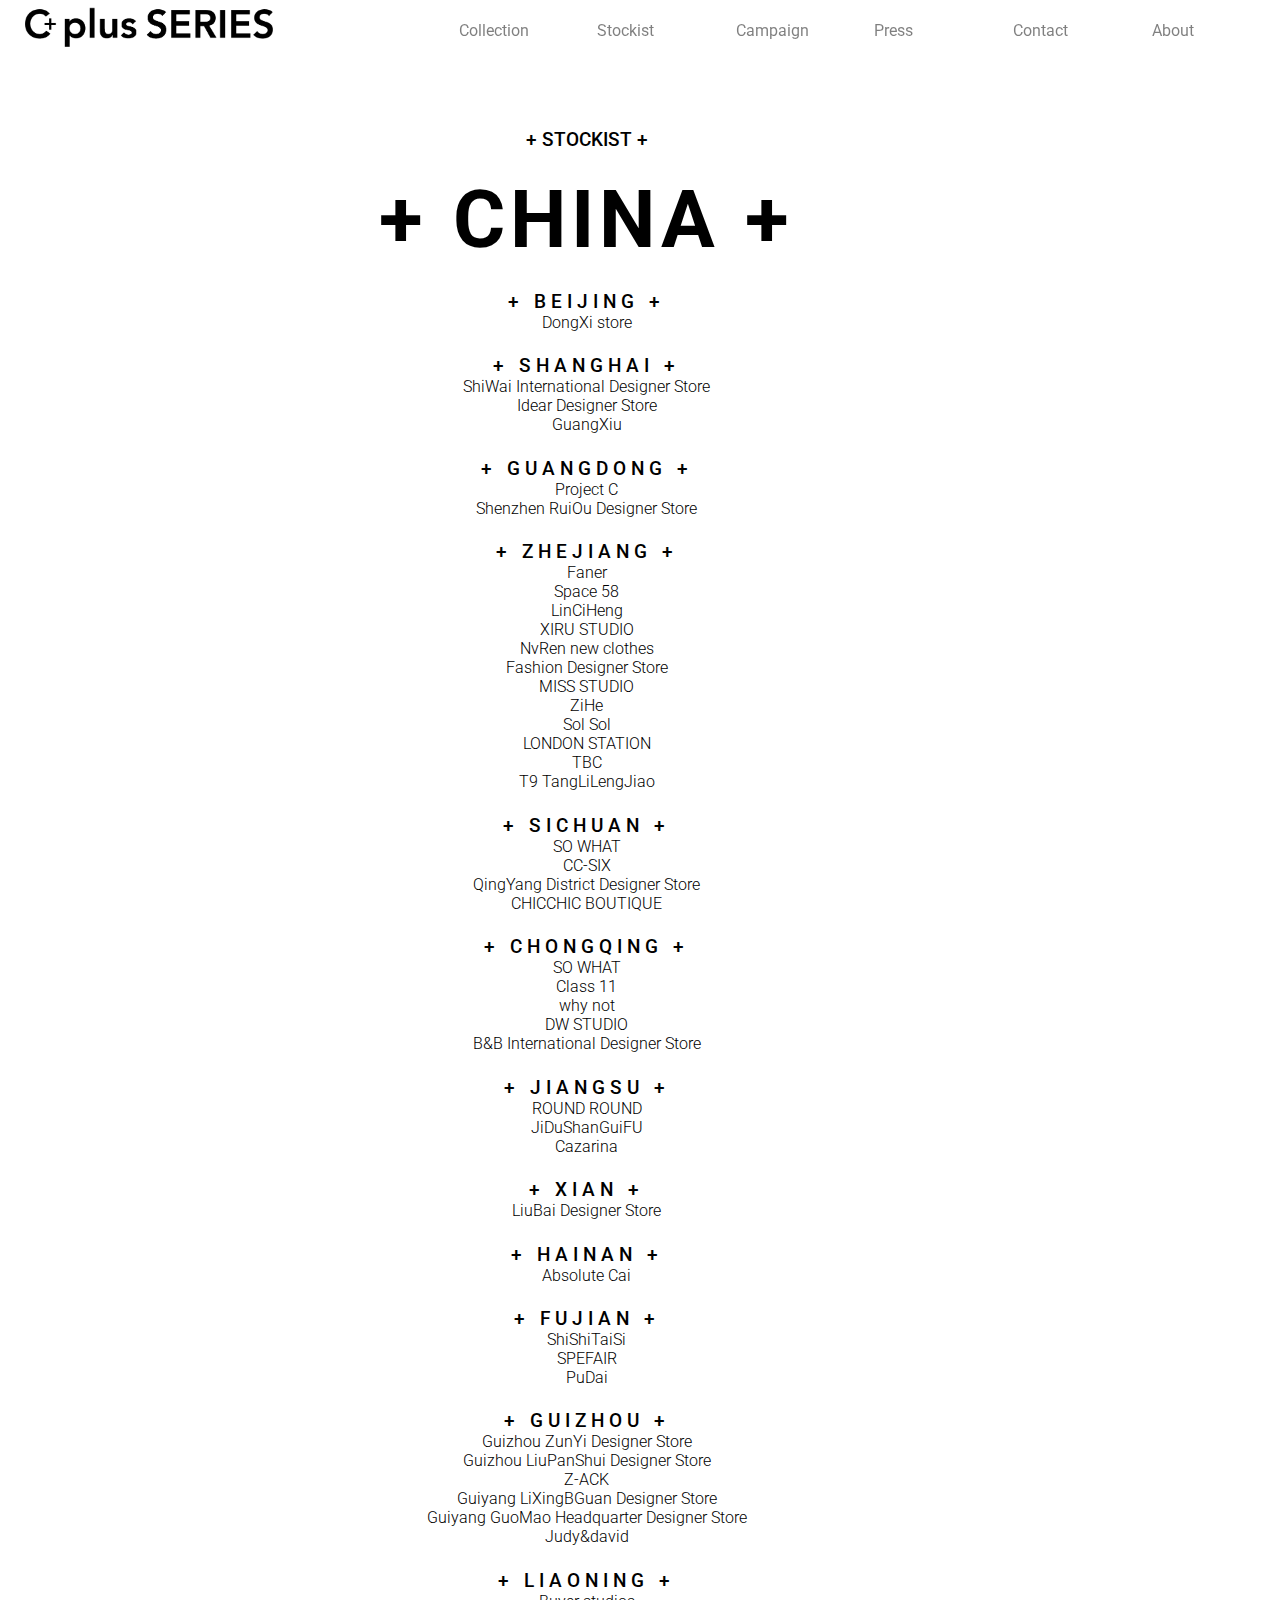
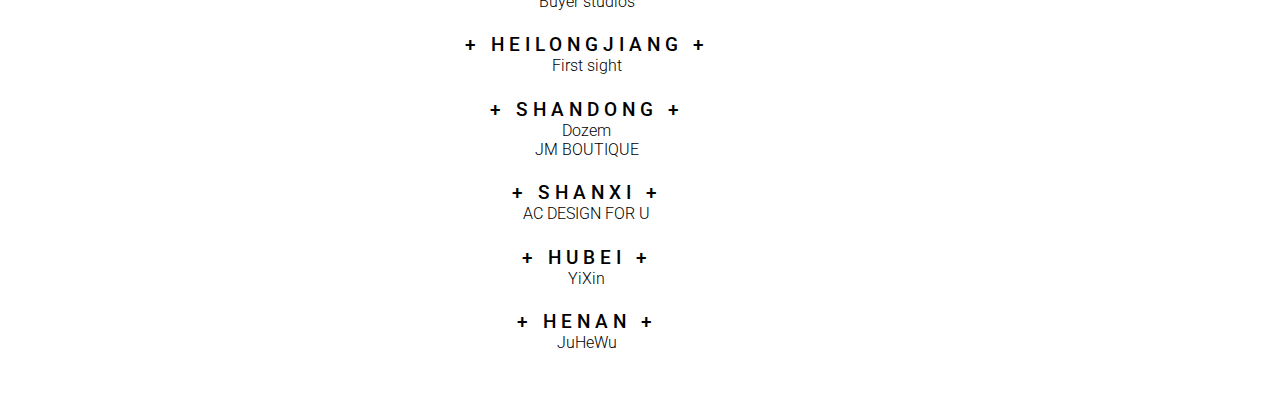
<file: stockist.html>
<!doctype html>
<html lang="en">
<head>
  <title>c+plus Series</title>
  <link rel="icon" href="img/icon.png">
  <meta charset="utf-8">
  <meta name="viewport" content="width=device-width">
  <link rel="stylesheet" href="style-stockist.css">
  <script src="https://code.jquery.com/jquery-3.3.1.min.js"></script>
  <link href="https://fonts.googleapis.com/css?family=Roboto:300,300i,400,400i,500,500i,700,700i,900,900i" rel="stylesheet">
  <script type="text/javascript" src="script-stockist.js"></script>
</head>

<body>
  <div class="topbar">
    <div class="col-4">
      <a href="index.html"><img id="logo" src="img/logo.png"></a>
    </div>
    <div class="col-1 collection">
      <a id="collection">Collection</a>
    <div class="dropdown1">
    <ul id="dd1">
      <li class="ddtag"><a href="animation.html">runway</a></li>
      <li class="ddtag"><a href="video.html">video</a></li>
      <li class="ddtag"><a href="lookbook.html">lookbook</a></li>
    </ul>
    </div>
    </div>
    <div class="col-1 topelement">
      <a href="stockist.html" id="stockist">Stockist</a>
    </div>
    <div class="col-1 topelement">
      <a href="campaign.html"id="campaign">Campaign</a>
    </div>
    <div class="col-1 topelement">
      <a href="press.html"id="press">Press</a>
    </div>
    <div class="col-1 topelement">
      <a href="contact.html"id="contact">Contact</a>
    </div>
    <div class="col-1 topelement">
      <a href="about.html"id="about">About</a>
    </div>
  </div>
  <!-- <div class="taglist">
    <ul id="tags">
    </ul>
  </div> -->

  <div class="content col-11">
    <p id="maintitle">+ STOCKIST +</p>
    <p id="sectitle">+ CHINA +</p>

  <div class="area" id="BEIJING">
    <p class="sheng">+ BEIJING +</p>
    <p class="shop">DongXi store</p>
  </div>

  <div class="area" id="SHANGHAI">
    <p class="sheng">+ SHANGHAI +</p>
    <p class="shop">ShiWai International Designer Store</p>
    <p class="shop">Idear Designer Store</p>
    <p class="shop">GuangXiu</p>
  </div>

  <div class="area" id="GUANGDONG">
    <p class="sheng">+ GUANGDONG +</p>
    <p class="shop">Project C</p>
    <p class="shop">Shenzhen RuiOu Designer Store</p>
  </div>

  <div class="area" id="ZHEJIANG">
    <p class="sheng">+ ZHEJIANG +</p>
    <p class="shop">Faner</p>
    <p class="shop">Space 58</p>
    <p class="shop">LinCiHeng</p>
    <p class="shop">XIRU STUDIO</p>
    <p class="shop">NvRen new clothes</p>
    <p class="shop">Fashion Designer Store</p>
    <p class="shop">MISS STUDIO</p>
    <p class="shop">ZiHe</p>
    <p class="shop">Sol Sol</p>
    <p class="shop">LONDON STATION</p>
    <p class="shop">TBC</p>
    <p class="shop">T9 TangLiLengJiao</p>
  </div>

  <div class="area" id="SICHUAN">
    <p class="sheng">+ SICHUAN +</p>
    <p class="shop">SO WHAT</p>
    <p class="shop">CC-SIX</p>
    <p class="shop">QingYang District Designer Store</p>
    <p class="shop"> CHICCHIC BOUTIQUE</p>
  </div>

  <div class="area" id="CHONGQING">
    <p class="sheng">+ CHONGQING +</p>
    <p class="shop">SO WHAT</p>
    <p class="shop">Class 11</p>
    <p class="shop">why not</p>
    <p class="shop">DW STUDIO</p>
    <p class="shop">B&B International Designer Store</p>
  </div>

  <div class="area" id="JIANGSU">
    <p class="sheng">+ JIANGSU +</p>
    <p class="shop">ROUND ROUND</p>
    <p class="shop">JiDuShanGuiFU</p>
    <p class="shop">Cazarina</p>
  </div>

  <div class="area" id="XIAN">
    <p class="sheng">+ XIAN +</p>
    <p class="shop">LiuBai Designer Store</p>
  </div>

  <div class="area" id="HAINAN">
    <p class="sheng">+ HAINAN +</p>
    <p class="shop">Absolute Cai</p>
  </div>

  <div class="area" id="FUJIAN">
    <p class="sheng">+ FUJIAN +</p>
    <p class="shop">ShiShiTaiSi</p>
    <p class="shop">SPEFAIR</p>
    <p class="shop">PuDai</p>
  </div>

  <div class="area" id="GUIZHOU">
    <p class="sheng">+ GUIZHOU +</p>
    <p class="shop">Guizhou ZunYi Designer Store</p>
    <p class="shop">Guizhou LiuPanShui Designer Store</p>
    <p class="shop">Z-ACK</p>
    <p class="shop">Guiyang LiXingBGuan Designer Store</p>
    <p class="shop">Guiyang GuoMao Headquarter Designer Store</p>
    <p class="shop">Judy&david</p>
  </div>

  <div class="area" id="LIAONING">
    <p class="sheng">+ LIAONING +</p>
    <p class="shop">Buyer studios</p>
  </div>

  <div class="area" id="HEILONGJIANG">
    <p class="sheng">+ HEILONGJIANG +</p>
    <p class="shop">First sight</p>
  </div>

  <div class="area" id="SHANDONG">
    <p class="sheng">+ SHANDONG +</p>
    <p class="shop">Dozem</p>
    <p class="shop">JM BOUTIQUE</p>

  </div>

  <div class="area" id="SHANXI">
    <p class="sheng">+ SHANXI +</p>
    <p class="shop">AC DESIGN FOR U</p>
  </div>

  <div class="area" id="HUBEI">
    <p class="sheng">+ HUBEI +</p>
    <p class="shop">YiXin</p>
  </div>

  <div class="area " id="HENAN">
    <p class="sheng">+ HENAN +</p>
    <p class="shop">JuHeWu</p>
  </div>

  </div>
</body>
</html>
</file>
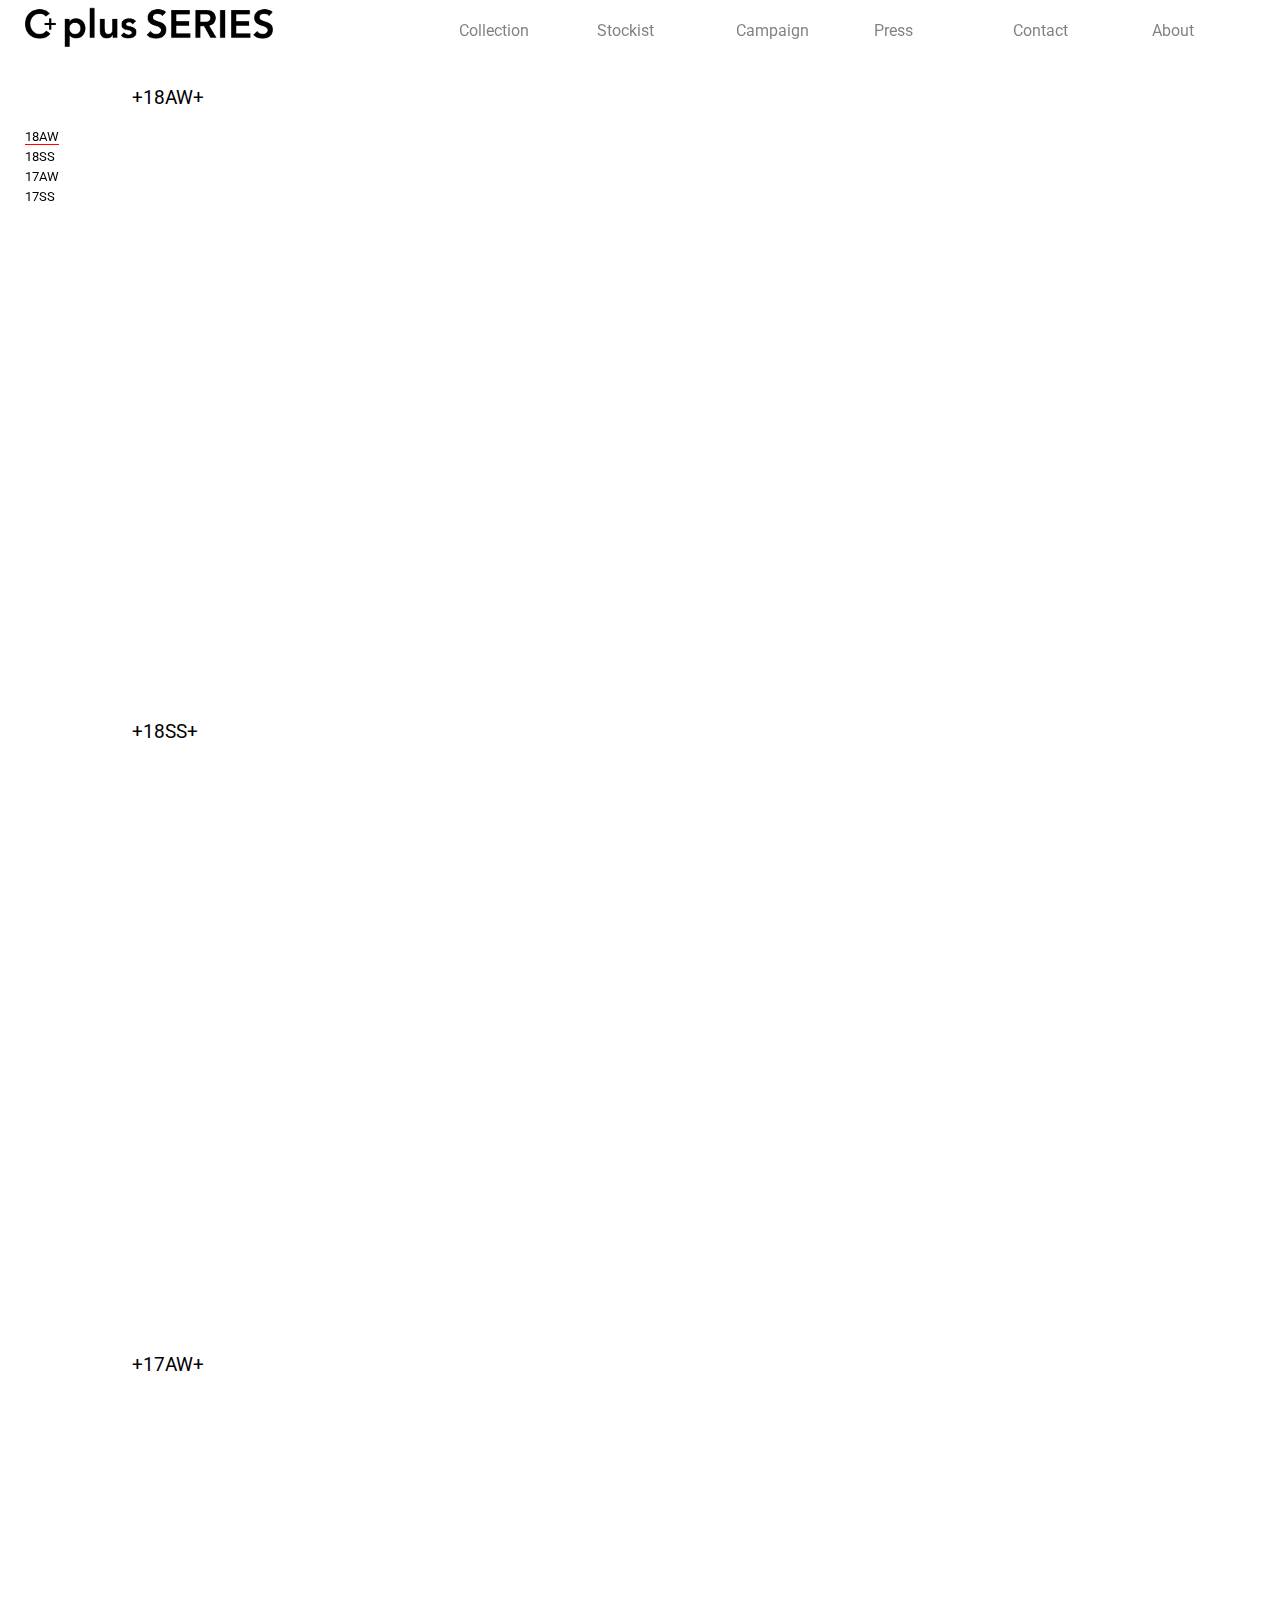
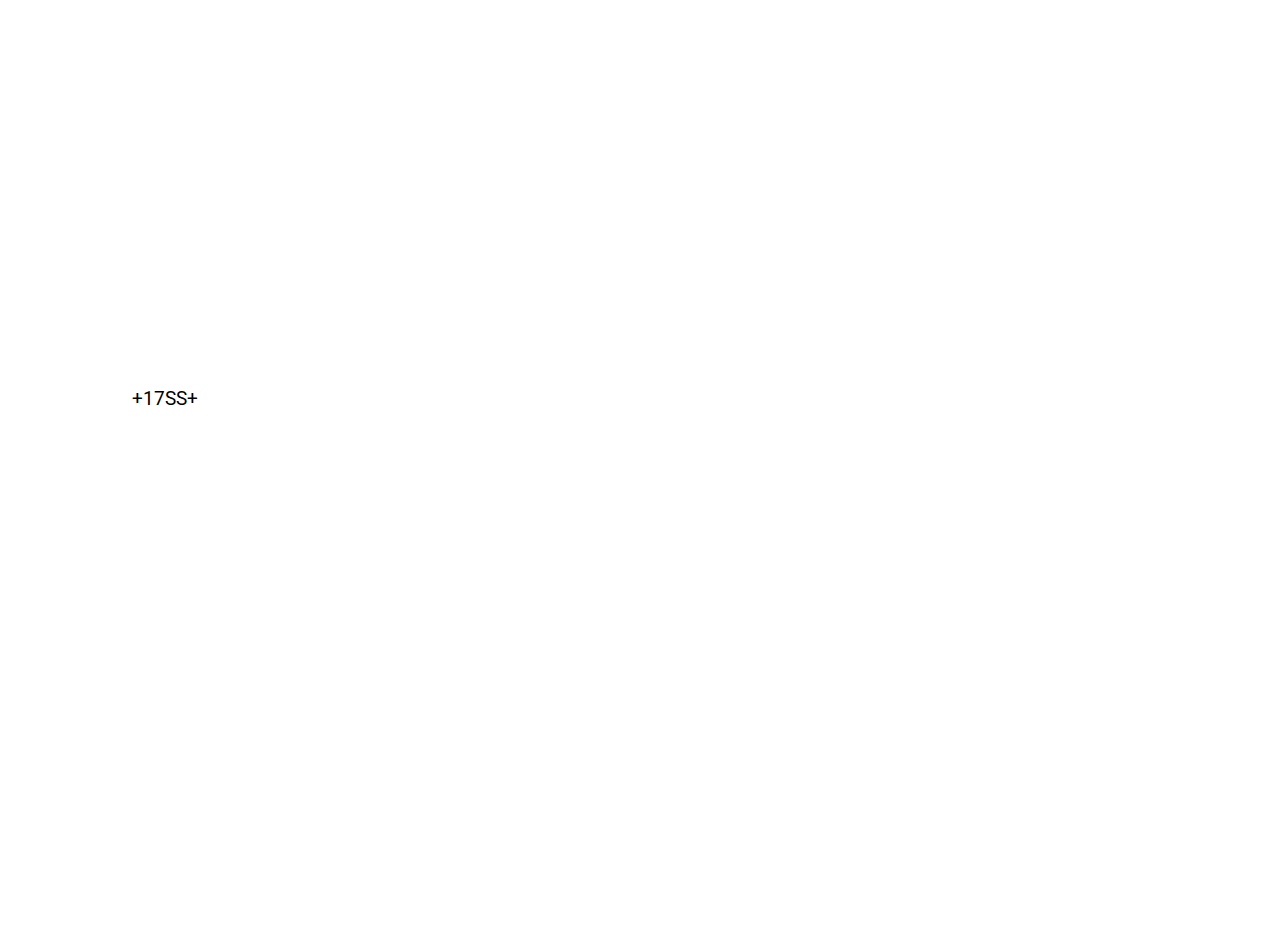
<file: video.html>
<!doctype html>
<html lang="en">
<head>
  <title>c+plus Series</title>
  <link rel="icon" href="img/icon.png">
  <meta charset="utf-8">
  <meta name="viewport" content="width=device-width">
  <link rel="stylesheet" href="style-video.css">
  <script src="https://code.jquery.com/jquery-3.3.1.min.js"></script>
    <script type="text/javascript" src="jquery.lazyload.js"></script>
  <script type="text/javascript" src="script-video.js"></script>
  <link href="https://fonts.googleapis.com/css?family=Roboto:300,300i,400,400i,500,500i,700,700i,900,900i" rel="stylesheet">
</head>

<body>
  <div class="topbar">
    <div class="col-4">
      <a href="index.html"><img id="logo" src="img/logo.png"></a>
    </div>
    <div class="col-1 collection">
      <a id="collection">Collection</a>
    <div class="dropdown1">
    <ul id="dd1">
      <li class="ddtag"><a href="animation.html">runway</a></li>
      <li class="ddtag"><a href="video.html">video</a></li>
      <li class="ddtag"><a href="lookbook.html">lookbook</a></li>
    </ul>
    </div>
    </div>
    <div class="col-1 topelement">
      <a href="stockist.html"id="stockist">Stockist</a>
    </div>
    <div class="col-1 topelement">
      <a href="campaign.html"id="campaign">Campaign</a>
    </div>
    <div class="col-1 topelement">
      <a href="press.html"id="press">Press</a>
    </div>
    <div class="col-1 topelement">
      <a href="contact.html"id="contact">Contact</a>
    </div>
    <div class="col-1 topelement">
      <a href="about.html"id="about">About</a>
    </div>
  </div>

  <div class="col-11 photofeed" id="18AW">
    <p id="18AWtitle">+18AW+</p>
    <iframe width="840" height="472.5" src="https://www.youtube.com/embed/fedVMCYnATo" frameborder="0" allow="autoplay; encrypted-media" allowfullscreen></iframe>

  </div>

  <div class="col-11 photofeed" id="18SS">
    <p id="18SStitle">+18SS+</p>
    <iframe width="840" height="472.5" src="https://www.youtube.com/embed/njqr4RCoUo4" frameborder="0" allow="autoplay; encrypted-media" allowfullscreen></iframe>
  </div>

  <div class="col-11 photofeed" id="17AW">
    <p id="17AWtitle">+17AW+</p>
    <iframe width="840" height="472.5" src="https://www.youtube.com/embed/fx-3HIfs9eo" frameborder="0" allow="autoplay; encrypted-media" allowfullscreen></iframe>

  </div>
  <div class="col-11 photofeed" id="17AW">
    <p id="17SStitle">+17SS+</p>
    <iframe width="840" height="472.5" src="https://www.youtube.com/embed/O44OHqFFQeI" frameborder="0" allow="autoplay; encrypted-media" allowfullscreen></iframe>

  </div>

  <div class="taglist col-1">
    <ul id="tags">
      <li class="tag"><a id="tag-18AW">18AW</a></li>
      <li class="tag"><a id="tag-18SS">18SS</a></li>
      <li class="tag"><a id="tag-17AW">17AW</a></li>
      <li class="tag"><a id="tag-17SS">17SS</a></li>
      <!-- <li class="tag"><a href="tag-coding.html"><img id="coding" src="img/coding.gif">coding</a></li> -->
    </ul>
  </div>




</body>
</html>
</file>
<file: style-home.css>
*{
  border: 0;
  margin: 0;
  padding: 0;
  box-sizing:border-box;
}
body{
font-family: 'Roboto', sans-serif;
background-image: none;
}
@font-face {
    font-family: 'new_ciclefina';
    src: url('New_Cicle_Fina-webfont.eot');
    src: url('New_Cicle_Fina-webfont.eot?#iefix') format('embedded-opentype'),
         url('New_Cicle_Fina-webfont.woff2') format('woff2'),
         url('New_Cicle_Fina-webfont.woff') format('woff'),
         url('New_Cicle_Fina-webfont.ttf') format('truetype'),
         url('New_Cicle_Fina-webfont.svg#new_ciclefina') format('svg');
    font-weight: normal;
    font-style: normal;

}


@media screen {
.col-1 {width: 8.33%;}
.col-2 {width: 16.66%;}
.col-3 {width: 25%;}
.col-4 {width: 33.33%;}
.col-5 {width: 41.66%;}
.col-6 {width: 50%;}
.col-7 {width: 58.33%;}
.col-8 {width: 66.66%;}
.col-9 {width: 75%;}
.col-10 {width: 83.33%;}
.col-11 {width: 91.66%;}
.col-12 {width: 100%;}
.col-0 {width: 4.16%;}
[class*="col-"] {
    float: left;
    padding: 25px;
    /*border: 1px dashed rgba(255,0,0,0.3);*/
    height:100%;
    /*display: inline-block;*/
}

@-webkit-keyframes opacitychange1
{
from {opacity: 0;}
to {opacity: 1;}
}
@-webkit-keyframes opacitychange2
{
from {opacity: 0;}
to {opacity: .5;}
}
@-webkit-keyframes opacitychange3
{
from {opacity: 0;}
to {opacity: .8;}
}

.welcome{
  position: absolute;
    top: 8%;
    width: 100%;
    height: 100%;
    z-index: -500;
    -webkit-animation: opacitychange1 2s;
}
/* .topbar */

.topbar a{
  /* font-family: 'new_ciclefina'; */
  font-size: 100%;
  text-decoration: none;
  color:black;
  position: fixed;
  transform: translateY(-40%);
}

.collection{
  width: 8.33%;
  padding-left:0;
  padding-right:0;
  margin-top: .35%;
  margin-left: 2.5%;
  text-align: left;
}

#collection{
    opacity:0.5;
   -webkit-animation: opacitychange2 4s;
}
#collection:hover{
    cursor: pointer;
    opacity: 1;
    font-size: 110%;
}

.dropdown1{
  z-index: 503;
  background-color: white;
  width: 120%;
  padding-top: 15%;
  padding-bottom: 0;
  padding-left: 10%;
  margin-top: 8%;
  opacity: 0.8;
  -webkit-animation: opacitychange3 1.5s;
}

.dropdown1 li{
  list-style-type:none;
  list-style-image: url(img/plus2.png);
  line-height: 2;
}

#dd1 a{
  font-weight: 300;
  font-size: 90%;
  color:black;
  float: left;
  opacity:1;
}
#dd1 a:hover{
  font-size:100%;
  opacity:1;
}

.topelement{
  width: 8.33%;
  padding-left:0;
  padding-right:0;
  margin-top: .35%;
  margin-left: 2.5%;
  text-align: left;
  opacity:0.5;
  -webkit-animation: opacitychange2 4s;
}

.topelement:hover{
  cursor: pointer;
  opacity: 1;
  font-size: 110%;
}
#logo{
  z-index: 502;
  width:33.33%;
  -webkit-animation: opacitychange1 2s;
}

/* .topbar a:hover{
  border-bottom: 4px solid red;
  cursor:pointer;
} */

/* .gifs img:hover{
-webkit-filter: drop-shadow(0px 0px 3px blue);
filter: drop-shadow(0px 0px 3px blue);
} */


.taglist{
  z-index: 504;
  height: 100%;
}
.taglist a:hover{
  cursor: pointer;
}
.taglist{
  position: fixed;
  padding-right:28%;
  transform: translateX(95%);
  margin-top: 25%;
}

.taglist li{
  margin-bottom: 1%;
  list-style: none;
  opacity:0.2;
}

.taglist li:hover{
  opacity:1;
}
.social{
  width:2.8%;
}





/* .right{
  transform: translate(50%,60%);
}
button{
  border: none;
  outline:none;
  color:black;
  font-weight: 400;
  font-size:100%;
  float: right;
  transform: translateY(60%);
}
button:hover{
  color: blue;
}
.play{
  transform: translateY(160%);
  font-size: 50%;
  border-bottom: 4px solid #0000ff;
}

.play:hover{
  border-bottom: 4px solid red;
  color:black;
} */


body {
  font-family: 'Montserrat', sans-serif;
  color: #333;
  height: 94vh;
  position: relative;
}

.mobile{
  display: none;
}
#homeimg{
  display: none;
}

@media screen and (max-width: 500px){
.col-1 {width: 8.33%;}
.col-2 {width: 16.66%;}
.col-3 {width: 25%;}
.col-4 {width: 33.33%;}
.col-5 {width: 41.66%;}
.col-6 {width: 50%;}
.col-7 {width: 58.33%;}
.col-8 {width: 66.66%;}
.col-9 {width: 75%;}
.col-10 {width: 83.33%;}
.col-11 {width: 91.66%;}
.col-12 {width: 100%;}

.topbar, .taglist, #welcomevideo{
  display: none;
}
.mobile{
  display: inline-flex;
}
#logo2{
  width: 160%;
  margin-left: -15%;
}
#menu{
  width: 100%;
}
.mobiledropdown{
  z-index: 504;
  background-color: white;
  width: 100%;
  padding-top: 5%;
  padding-bottom: 0;
  margin-top: 8%;
  opacity: 0.8;
  -webkit-animation: opacitychange3 1.5s;
}
.mobiledropdown li{
  list-style-type:none;
  list-style-image: url(img/plus2.png);
  line-height: 2;
}
.mobiledropdown a{
  font-weight: 300;
  font-size: 80%;
  color:black;
  float: left;
  opacity:1;
}
.social2{
  width: 100%;
}
.insta{
  margin-left: 16.66%;
  text-align: right;
}
#homeimg{
  display: inline-block;
  width:100%;
  position: fixed;
}

[class*="col-"] {
    display: inline-block;
}
}
</file>
<file: style-about.css>
*{
  border: 0;
  margin: 0;
  padding: 0;
  box-sizing:border-box;
}
body{
font-family: 'Roboto', sans-serif;
}
@font-face {
    font-family: 'new_ciclefina';
    src: url('New_Cicle_Fina-webfont.eot');
    src: url('New_Cicle_Fina-webfont.eot?#iefix') format('embedded-opentype'),
         url('New_Cicle_Fina-webfont.woff2') format('woff2'),
         url('New_Cicle_Fina-webfont.woff') format('woff'),
         url('New_Cicle_Fina-webfont.ttf') format('truetype'),
         url('New_Cicle_Fina-webfont.svg#new_ciclefina') format('svg');
    font-weight: normal;
    font-style: normal;

}


@media screen {
.col-1 {width: 8.33%;}
.col-2 {width: 16.66%;}
.col-3 {width: 25%;}
.col-4 {width: 33.33%;}
.col-5 {width: 41.66%;}
.col-6 {width: 50%;}
.col-7 {width: 58.33%;}
.col-8 {width: 66.66%;}
.col-9 {width: 75%;}
.col-10 {width: 83.33%;}
.col-11 {width: 91.66%;}
.col-12 {width: 100%;}
.col-0 {width: 4.16%;}
[class*="col-"] {
    float: left;
    padding: 25px;
    /*border: 1px dashed rgba(255,0,0,0.3);*/
    height:100%;
    /*display: inline-block;*/
}

@-webkit-keyframes opacitychange1
{
from {opacity: 0;}
to {opacity: 1;}
}
@-webkit-keyframes opacitychange2
{
from {opacity: 0;}
to {opacity: .5;}
}
@-webkit-keyframes opacitychange3
{
from {opacity: 0;}
to {opacity: .8;}
}

.changeColor {
   background-color: white;
   transition: .5s all;
}

.topbar{
  position: fixed;
  width:100%;
  height:8%;
  z-index: 600;

}
.topbar a{
  /* font-family: 'new_ciclefina'; */
  font-size: 100%;
  text-decoration: none;
  color:black;
  position: fixed;
  transform: translateY(-40%);
}

.collection{
  width: 8.33%;
  padding-left:0;
  padding-right:0;
  margin-top: .35%;
  margin-left: 2.5%;
  text-align: left;
}

#collection{
    opacity:0.5;
   -webkit-animation: opacitychange2 4s;
}
#collection:hover{
    cursor: pointer;
    opacity: 1;
    font-size: 110%;
}

.dropdown1{
  z-index: 503;
  background-color: white;
  width: 120%;
  padding-top: 15%;
  padding-bottom: 0;
  padding-left: 10%;
  margin-top: 8%;
  opacity: 0.8;
  -webkit-animation: opacitychange3 1.5s;
}

.dropdown1 li{
  list-style-type:none;
  list-style-image: url(img/plus2.png);
  line-height: 2;
}

#dd1 a{
  font-weight: 300;
  font-size: 90%;
  color:black;
  float: left;
  opacity:1;
}
#dd1 a:hover{
  font-size:100%;
  opacity:1;
}

.topelement{
  width: 8.33%;
  padding-left:0;
  padding-right:0;
  margin-top: .35%;
  margin-left: 2.5%;
  text-align: left;
  opacity:0.5;
  -webkit-animation: opacitychange2 4s;
}

.topelement:hover{
  cursor: pointer;
  opacity: 1;
  font-size: 110%;
}
#logo{
  z-index: 502;
  width:33.33%;
  -webkit-animation: opacitychange1 2s;
}

.content{
  padding-top: 10%;
  z-index: -480;
  -webkit-animation: opacitychange1 1s;
}
.content img{
  width: 75%;
  margin-left: 10%;
  margin-bottom: 2%;
}
#maintitle{
  text-align: center;
  font-size:120%;
  font-weight: 500;
  margin-bottom: 2%;
}
#sectitle{
  text-align: center;
  font-size:500%;
  font-weight: 700;
  letter-spacing: 5px;
  margin-bottom: 2%;
}
#info{
  margin-bottom: 5%;
  padding-left: 10%;
  padding-right: 15%;
}
#info p{
  text-align: left;
  font-size: 100%;
  color:red;
  font-weight: 400;
}

.contactemail{
  margin-bottom:5%;
}
/* .topbar a:hover{
  border-bottom: 4px solid red;
  cursor:pointer;
} */

/* .gifs img:hover{
-webkit-filter: drop-shadow(0px 0px 3px blue);
filter: drop-shadow(0px 0px 3px blue);
} */


/* .taglist{
  z-index: 504;
  height: 100%;
}
.taglist a:hover{
  cursor: pointer;
}
.taglist{
  position: fixed;
  padding-right:28%;
  transform: translateX(95%);
  margin-top: 25%;
}

.taglist li{
  margin-bottom: 1%;
  list-style: none;
  opacity:0.2;
}

.taglist li:hover{
  opacity:1;
}
.social{
  width:2.8%;
} */
</file>
<file: style-animation.css>
body{
  min-height: 100%;
  height:100%;
  min-width: 100%;
  width:100%;

  /* position:absolute; */
}
@-webkit-keyframes opacitychange1
{
from {opacity: 0;}
to {opacity: 1;}
}
@font-face {
    font-family: 'new_ciclefina';
    src: url('New_Cicle_Fina-webfont.eot');
    src: url('New_Cicle_Fina-webfont.eot?#iefix') format('embedded-opentype'),
         url('New_Cicle_Fina-webfont.woff2') format('woff2'),
         url('New_Cicle_Fina-webfont.woff') format('woff'),
         url('New_Cicle_Fina-webfont.ttf') format('truetype'),
         url('New_Cicle_Fina-webfont.svg#new_ciclefina') format('svg');
    font-weight: normal;
    font-style: normal;

}
body{
   -webkit-animation: opacitychange1 3s;
}
#logo{
  margin-left: 1%;
  width:33.33%;
}

#wrap{
  display: flex;
  height:20%;
  margin-bottom: 2%;
  justify-content: center;
}
#wrap2{
  display: flex;
  height:20%;
  margin-bottom: 2%;
  justify-content: center;
}
#wrap3{
  display: flex;
  height:20%;
  margin-bottom: 2%;
  justify-content: center;
}
#wrap4{
  display: flex;
  height:20%;
  margin-bottom: 2%;
  justify-content: center;
}
#wrap5{
  display: flex;
  height:20%;
  margin-bottom: 2%;
  justify-content: center;
}

img{
  width: 100px;
}
.text{
  margin-right: 3%;
  position:relative;
}
.text:hover{
  cursor:pointer;
}
</file>
<file: style-campaign.css>
*{
  border: 0;
  margin: 0;
  padding: 0;
  box-sizing:border-box;
}
body{
font-family: 'Roboto', sans-serif;
}
@font-face {
    font-family: 'new_ciclefina';
    src: url('New_Cicle_Fina-webfont.eot');
    src: url('New_Cicle_Fina-webfont.eot?#iefix') format('embedded-opentype'),
         url('New_Cicle_Fina-webfont.woff2') format('woff2'),
         url('New_Cicle_Fina-webfont.woff') format('woff'),
         url('New_Cicle_Fina-webfont.ttf') format('truetype'),
         url('New_Cicle_Fina-webfont.svg#new_ciclefina') format('svg');
    font-weight: normal;
    font-style: normal;

}


@media screen {
.col-1 {width: 8.33%;}
.col-2 {width: 16.66%;}
.col-3 {width: 25%;}
.col-4 {width: 33.33%;}
.col-5 {width: 41.66%;}
.col-6 {width: 50%;}
.col-7 {width: 58.33%;}
.col-8 {width: 66.66%;}
.col-9 {width: 75%;}
.col-10 {width: 83.33%;}
.col-11 {width: 91.66%;}
.col-12 {width: 100%;}
.col-0 {width: 4.16%;}
[class*="col-"] {
    float: left;
    padding: 25px;
    /*border: 1px dashed rgba(255,0,0,0.3);*/
    height:100%;
    /*display: inline-block;*/
}

@-webkit-keyframes opacitychange1
{
from {opacity: 0;}
to {opacity: 1;}
}
@-webkit-keyframes opacitychange2
{
from {opacity: 0;}
to {opacity: .5;}
}
@-webkit-keyframes opacitychange3
{
from {opacity: 0;}
to {opacity: .8;}
}


/* .topbar */
p{
  /* font-family: 'new_ciclefina'; */
  font-size: 120%;
  margin-top: 2%;
  margin-bottom: 2%;
}
.changeColor {
   background-color: white;
   transition: 1s all;
}

.topbar{
  position: fixed;
  width:100%;
  height:8%;
  z-index: 600;

}
.topbar a{
  /* font-family: 'new_ciclefina'; */
  font-size: 100%;
  text-decoration: none;
  color:black;
  position: fixed;
  transform: translateY(-40%);
}

.collection{
  width: 8.33%;
  padding-left:0;
  padding-right:0;
  margin-top: .35%;
  margin-left: 2.5%;
  text-align: left;
}

#collection{
    opacity:0.5;
   -webkit-animation: opacitychange2 4s;
}
#collection:hover{
    cursor: pointer;
    opacity: 1;
    font-size: 110%;
}

.dropdown1{
  z-index: 503;
  background-color: white;
  width: 120%;
  padding-top: 15%;
  padding-bottom: 0;
  padding-left: 10%;
  margin-top: 8%;
  opacity: 0.8;
  -webkit-animation: opacitychange3 1.5s;
}

.dropdown1 li{
  list-style-type:none;
  list-style-image: url(img/plus2.png);
  line-height: 2;
}

#dd1 a{
  font-weight: 300;
  font-size: 90%;
  color:black;
  float: left;
  opacity:1;
}
#dd1 a:hover{
  font-size:100%;
  opacity:1;
}


.topelement{
  width: 8.33%;
  padding-left:0;
  padding-right:0;
  margin-top: .35%;
  margin-left: 2.5%;
  text-align: left;
  opacity:0.5;
  -webkit-animation: opacitychange2 4s;
}

.topelement:hover{
  cursor: pointer;
  opacity: 1;
  font-size: 110%;
}


#logo{
  z-index: 502;
  width:33.33%;
  -webkit-animation: opacitychange1 2s;
}



.photofeed{
  z-index: 503;
  margin-left: 8.33%;
}
.photofeed img{
  width:33%;
  margin-bottom: 1%;
}

.lazy {
    display: none;
}
#wide2 img{
  width: 49.5%;
}
#wide1 img{
  width: 99.4%;
}
#wide1{
  padding-top: 5%;
  margin-bottom: 0;
  padding-bottom: 0;
}
#wide2{
  margin-bottom: 0;
  padding-bottom: 0;
}
</file>
<file: style-contact.css>
*{
  border: 0;
  margin: 0;
  padding: 0;
  box-sizing:border-box;
}
body{
font-family: 'Roboto', sans-serif;
}
@font-face {
    font-family: 'new_ciclefina';
    src: url('New_Cicle_Fina-webfont.eot');
    src: url('New_Cicle_Fina-webfont.eot?#iefix') format('embedded-opentype'),
         url('New_Cicle_Fina-webfont.woff2') format('woff2'),
         url('New_Cicle_Fina-webfont.woff') format('woff'),
         url('New_Cicle_Fina-webfont.ttf') format('truetype'),
         url('New_Cicle_Fina-webfont.svg#new_ciclefina') format('svg');
    font-weight: normal;
    font-style: normal;

}


@media screen {
.col-1 {width: 8.33%;}
.col-2 {width: 16.66%;}
.col-3 {width: 25%;}
.col-4 {width: 33.33%;}
.col-5 {width: 41.66%;}
.col-6 {width: 50%;}
.col-7 {width: 58.33%;}
.col-8 {width: 66.66%;}
.col-9 {width: 75%;}
.col-10 {width: 83.33%;}
.col-11 {width: 91.66%;}
.col-12 {width: 100%;}
.col-0 {width: 4.16%;}
[class*="col-"] {
    float: left;
    padding: 25px;
    /*border: 1px dashed rgba(255,0,0,0.3);*/
    height:100%;
    /*display: inline-block;*/
}

@-webkit-keyframes opacitychange1
{
from {opacity: 0;}
to {opacity: 1;}
}
@-webkit-keyframes opacitychange2
{
from {opacity: 0;}
to {opacity: .5;}
}
@-webkit-keyframes opacitychange3
{
from {opacity: 0;}
to {opacity: .8;}
}

.changeColor {
   background-color: white;
   transition: .5s all;
}

.topbar{
  position: fixed;
  width:100%;
  height:8%;
  z-index: 600;

}
.topbar a{
  /* font-family: 'new_ciclefina'; */
  font-size: 100%;
  text-decoration: none;
  color:black;
  position: fixed;
  transform: translateY(-40%);
}

.collection{
  width: 8.33%;
  padding-left:0;
  padding-right:0;
  margin-top: .35%;
  margin-left: 2.5%;
  text-align: left;
}

#collection{
    opacity:0.5;
   -webkit-animation: opacitychange2 4s;
}
#collection:hover{
    cursor: pointer;
    opacity: 1;
    font-size: 110%;
}

.dropdown1{
  z-index: 503;
  background-color: white;
  width: 120%;
  padding-top: 15%;
  padding-bottom: 0;
  padding-left: 10%;
  margin-top: 8%;
  opacity: 0.8;
  -webkit-animation: opacitychange3 1.5s;
}

.dropdown1 li{
  list-style-type:none;
  list-style-image: url(img/plus2.png);
  line-height: 2;
}

#dd1 a{
  font-weight: 300;
  font-size: 90%;
  color:black;
  float: left;
  opacity:1;
}
#dd1 a:hover{
  font-size:100%;
  opacity:1;
}

.topelement{
  width: 8.33%;
  padding-left:0;
  padding-right:0;
  margin-top: .35%;
  margin-left: 2.5%;
  text-align: left;
  opacity:0.5;
  -webkit-animation: opacitychange2 4s;
}

.topelement:hover{
  cursor: pointer;
  opacity: 1;
  font-size: 110%;
}
#logo{
  z-index: 502;
  width:33.33%;
  -webkit-animation: opacitychange1 2s;
}

.content{
  text-align: center;
  padding-top: 10%;
  z-index: -480;
  -webkit-animation: opacitychange1 1s;
}
#maintitle{
  font-size:120%;
  font-weight: 500;
  margin-bottom: 2%;
}
#sectitle{
  font-size:500%;
  font-weight: 700;
  letter-spacing: 5px;
  /* margin-bottom: 1%; */
}
a{
  font-size: 100%;
  color:red;
  font-weight: 400;
}

a:hover{
  font-size: 130%;
}
.contactemail{
  margin-bottom:5%;
}
/* .topbar a:hover{
  border-bottom: 4px solid red;
  cursor:pointer;
} */

/* .gifs img:hover{
-webkit-filter: drop-shadow(0px 0px 3px blue);
filter: drop-shadow(0px 0px 3px blue);
} */


/* .taglist{
  z-index: 504;
  height: 100%;
}
.taglist a:hover{
  cursor: pointer;
}
.taglist{
  position: fixed;
  padding-right:28%;
  transform: translateX(95%);
  margin-top: 25%;
}

.taglist li{
  margin-bottom: 1%;
  list-style: none;
  opacity:0.2;
}

.taglist li:hover{
  opacity:1;
}
.social{
  width:2.8%;
} */
</file>
<file: style-lookbook.css>
*{
  border: 0;
  margin: 0;
  padding: 0;
  box-sizing:border-box;
}
body{
font-family: 'Roboto', sans-serif;
}
@font-face {
    font-family: 'new_ciclefina';
    src: url('New_Cicle_Fina-webfont.eot');
    src: url('New_Cicle_Fina-webfont.eot?#iefix') format('embedded-opentype'),
         url('New_Cicle_Fina-webfont.woff2') format('woff2'),
         url('New_Cicle_Fina-webfont.woff') format('woff'),
         url('New_Cicle_Fina-webfont.ttf') format('truetype'),
         url('New_Cicle_Fina-webfont.svg#new_ciclefina') format('svg');
    font-weight: normal;
    font-style: normal;

}


@media screen {
.col-1 {width: 8.33%;}
.col-2 {width: 16.66%;}
.col-3 {width: 25%;}
.col-4 {width: 33.33%;}
.col-5 {width: 41.66%;}
.col-6 {width: 50%;}
.col-7 {width: 58.33%;}
.col-8 {width: 66.66%;}
.col-9 {width: 75%;}
.col-10 {width: 83.33%;}
.col-11 {width: 91.66%;}
.col-12 {width: 100%;}
.col-0 {width: 4.16%;}
[class*="col-"] {
    float: left;
    padding: 25px;
    /*border: 1px dashed rgba(255,0,0,0.3);*/
    height:100%;
    /*display: inline-block;*/
}

@-webkit-keyframes opacitychange1
{
from {opacity: 0;}
to {opacity: 1;}
}
@-webkit-keyframes opacitychange2
{
from {opacity: 0;}
to {opacity: .5;}
}
@-webkit-keyframes opacitychange3
{
from {opacity: 0;}
to {opacity: .8;}
}

.welcome{
  position: absolute;
    top: 8%;
    width: 100%;
    height: 100%;
    z-index: -500;
    -webkit-animation: opacitychange1 2s;
}
/* .topbar */

.topbar a{
  /* font-family: 'new_ciclefina'; */
  font-size: 100%;
  text-decoration: none;
  color:black;
  position: fixed;
  transform: translateY(-40%);
}

.collection{
  width: 8.33%;
  padding-left:0;
  padding-right:0;
  margin-top: .35%;
  margin-left: 2.5%;
  text-align: left;
}

#collection{
    opacity:0.5;
   -webkit-animation: opacitychange2 4s;
}
#collection:hover{
    cursor: pointer;
    opacity: 1;
    font-size: 110%;
}

.dropdown1{
  z-index: 503;
  background-color: white;
  width: 120%;
  padding-top: 15%;
  padding-bottom: 0;
  padding-left: 10%;
  margin-top: 8%;
  opacity: 0.8;
  -webkit-animation: opacitychange3 1.5s;
}

.dropdown1 li{
  list-style-type:none;
  list-style-image: url(img/plus2.png);
  line-height: 2;
}

#dd1 a{
  font-weight: 300;
  font-size: 90%;
  color:black;
  float: left;
  opacity:1;
}
#dd1 a:hover{
  font-size:100%;
  opacity:1;
}

.topelement{
  width: 8.33%;
  padding-left:0;
  padding-right:0;
  margin-top: .35%;
  margin-left: 2.5%;
  text-align: left;
  opacity:0.5;
  -webkit-animation: opacitychange2 4s;
}

.topelement:hover{
  cursor: pointer;
  opacity: 1;
  font-size: 110%;
}
#logo{
  z-index: 502;
  width:33.33%;
  -webkit-animation: opacitychange1 2s;
}

.taglist{
  z-index: 504;
  height: 100%;
}
.taglist a:hover{
  cursor: pointer;
}
.taglist{
  position: fixed;
  padding-right:28%;
  transform: translateX(95%);
  margin-top: 25%;
}

.taglist li{
  margin-bottom: 1%;
  list-style: none;
  opacity:0.2;
}

.taglist li:hover{
  opacity:1;
}
.social{
  width:2.8%;
}

.welcome{
  text-align: center;
}
.welcome img{
  width: 25%;
  margin-top: 10%;
}
body {
  font-family: 'Montserrat', sans-serif;
  color: #333;
  height: 94vh;
  position: relative;
}
</file>
<file: style-press.css>
*{
  border: 0;
  margin: 0;
  padding: 0;
  box-sizing:border-box;
}
body{
font-family: 'Roboto', sans-serif;
}
@font-face {
    font-family: 'new_ciclefina';
    src: url('New_Cicle_Fina-webfont.eot');
    src: url('New_Cicle_Fina-webfont.eot?#iefix') format('embedded-opentype'),
         url('New_Cicle_Fina-webfont.woff2') format('woff2'),
         url('New_Cicle_Fina-webfont.woff') format('woff'),
         url('New_Cicle_Fina-webfont.ttf') format('truetype'),
         url('New_Cicle_Fina-webfont.svg#new_ciclefina') format('svg');
    font-weight: normal;
    font-style: normal;

}


@media screen {
.col-1 {width: 8.33%;}
.col-2 {width: 16.66%;}
.col-3 {width: 25%;}
.col-4 {width: 33.33%;}
.col-5 {width: 41.66%;}
.col-6 {width: 50%;}
.col-7 {width: 58.33%;}
.col-8 {width: 66.66%;}
.col-9 {width: 75%;}
.col-10 {width: 83.33%;}
.col-11 {width: 91.66%;}
.col-12 {width: 100%;}
.col-0 {width: 4.16%;}
[class*="col-"] {
    float: left;
    padding: 25px;
    /*border: 1px dashed rgba(255,0,0,0.3);*/
    height:100%;
    /*display: inline-block;*/
}

@-webkit-keyframes opacitychange1
{
from {opacity: 0;}
to {opacity: 1;}
}
@-webkit-keyframes opacitychange2
{
from {opacity: 0;}
to {opacity: .5;}
}
@-webkit-keyframes opacitychange3
{
from {opacity: 0;}
to {opacity: .8;}
}


/* .topbar */
p{
  /* font-family: 'new_ciclefina'; */
  font-size: 120%;
  margin-top: 2%;
  margin-bottom: 2%;
}
.changeColor {
   background-color: white;
   transition: 1s all;
}

.topbar{
  position: fixed;
  width:100%;
  height:8%;
  z-index: 600;

}
.topbar a{
  /* font-family: 'new_ciclefina'; */
  font-size: 100%;
  text-decoration: none;
  color:black;
  position: fixed;
  transform: translateY(-40%);
}

.collection{
  width: 8.33%;
  padding-left:0;
  padding-right:0;
  margin-top: .35%;
  margin-left: 2.5%;
  text-align: left;
}

#collection{
    opacity:0.5;
   -webkit-animation: opacitychange2 4s;
}
#collection:hover{
    cursor: pointer;
    opacity: 1;
    font-size: 110%;
}

.dropdown1{
  z-index: 503;
  background-color: white;
  width: 120%;
  padding-top: 15%;
  padding-bottom: 0;
  padding-left: 10%;
  margin-top: 8%;
  opacity: 0.8;
  -webkit-animation: opacitychange3 1.5s;
}

.dropdown1 li{
  list-style-type:none;
  list-style-image: url(img/plus2.png);
  line-height: 2;
}

#dd1 a{
  font-weight: 300;
  font-size: 90%;
  color:black;
  float: left;
  opacity:1;
}
#dd1 a:hover{
  font-size:100%;
  opacity:1;
}


.topelement{
  width: 8.33%;
  padding-left:0;
  padding-right:0;
  margin-top: .35%;
  margin-left: 2.5%;
  text-align: left;
  opacity:0.5;
  -webkit-animation: opacitychange2 4s;
}

.topelement:hover{
  cursor: pointer;
  opacity: 1;
  font-size: 110%;
}


#logo{
  z-index: 502;
  width:33.33%;
  -webkit-animation: opacitychange1 2s;
}

/* .topbar a:hover{
  border-bottom: 4px solid red;
  cursor:pointer;
} */

/* .gifs img:hover{
-webkit-filter: drop-shadow(0px 0px 3px blue);
filter: drop-shadow(0px 0px 3px blue);
} */


.taglist{
  position: fixed;
  margin-top: 8%;
  z-index: 504;
  height: 100%;
  /* font-family: 'new_ciclefina'; */
  font-size: 80%;
  -webkit-animation: opacitychange1 2s;
}

.taglist a:hover{
  cursor: pointer;
  border-bottom: 1px solid red;
}

.taglist li{
  margin-bottom: 1%;
  list-style: none;
  line-height: 1.5;
}




.photofeed{
  z-index: 503;
  margin-left: 8.33%;
  padding-top: 5%;

}
.photofeed img{
  width:33%;
  margin-bottom: 1%;
}

.lazy {
    display: none;
}

#wide2 img{
  width: 49.5%;
}
#wide1 img{
  width: 99.4%;
}
#wide1{
  margin-bottom: 0;
  padding-bottom: 0;
}
</file>
<file: style-runway.css>
*{
  border: 0;
  margin: 0;
  padding: 0;
  box-sizing:border-box;
}
body{
font-family: 'Roboto', sans-serif;
}
@font-face {
    font-family: 'new_ciclefina';
    src: url('New_Cicle_Fina-webfont.eot');
    src: url('New_Cicle_Fina-webfont.eot?#iefix') format('embedded-opentype'),
         url('New_Cicle_Fina-webfont.woff2') format('woff2'),
         url('New_Cicle_Fina-webfont.woff') format('woff'),
         url('New_Cicle_Fina-webfont.ttf') format('truetype'),
         url('New_Cicle_Fina-webfont.svg#new_ciclefina') format('svg');
    font-weight: normal;
    font-style: normal;

}


@media screen {
.col-1 {width: 8.33%;}
.col-2 {width: 16.66%;}
.col-3 {width: 25%;}
.col-4 {width: 33.33%;}
.col-5 {width: 41.66%;}
.col-6 {width: 50%;}
.col-7 {width: 58.33%;}
.col-8 {width: 66.66%;}
.col-9 {width: 75%;}
.col-10 {width: 83.33%;}
.col-11 {width: 91.66%;}
.col-12 {width: 100%;}
.col-0 {width: 4.16%;}
[class*="col-"] {
    float: left;
    padding: 25px;
    /*border: 1px dashed rgba(255,0,0,0.3);*/
    height:100%;
    /*display: inline-block;*/
}

@-webkit-keyframes opacitychange1
{
from {opacity: 0;}
to {opacity: 1;}
}
@-webkit-keyframes opacitychange2
{
from {opacity: 0;}
to {opacity: .5;}
}
@-webkit-keyframes opacitychange3
{
from {opacity: 0;}
to {opacity: .8;}
}


/* .topbar */
p{
  /* font-family: 'new_ciclefina'; */
  font-size: 120%;
  margin-top: 2%;
  margin-bottom: 2%;
}
.changeColor {
   background-color: white;
   transition: 1s all;
}

.topbar{
  position: fixed;
  width:100%;
  height:8%;
  z-index: 600;

}
.topbar a{
  /* font-family: 'new_ciclefina'; */
  font-size: 100%;
  text-decoration: none;
  color:black;
  position: fixed;
  transform: translateY(-40%);
}

.collection{
  width: 8.33%;
  padding-left:0;
  padding-right:0;
  margin-top: .35%;
  margin-left: 2.5%;
  text-align: left;
}

#collection{
    opacity:0.5;
   -webkit-animation: opacitychange2 4s;
}
#collection:hover{
    cursor: pointer;
    opacity: 1;
    font-size: 110%;
}

.dropdown1{
  z-index: 503;
  background-color: white;
  width: 120%;
  padding-top: 15%;
  padding-bottom: 0;
  padding-left: 10%;
  margin-top: 8%;
  opacity: 0.8;
  -webkit-animation: opacitychange3 1.5s;
}

.dropdown1 li{
  list-style-type:none;
  list-style-image: url(img/plus2.png);
  line-height: 2;
}

#dd1 a{
  font-weight: 300;
  font-size: 90%;
  color:black;
  float: left;
  opacity:1;
}
#dd1 a:hover{
  font-size:100%;
  opacity:1;
}


.topelement{
  width: 8.33%;
  padding-left:0;
  padding-right:0;
  margin-top: .35%;
  margin-left: 2.5%;
  text-align: left;
  opacity:0.5;
  -webkit-animation: opacitychange2 4s;
}

.topelement:hover{
  cursor: pointer;
  opacity: 1;
  font-size: 110%;
}


#logo{
  z-index: 502;
  width:33.33%;
  -webkit-animation: opacitychange1 2s;
}

.taglist{
  position: fixed;
  margin-top: 8%;
  z-index: 504;
  height: 100%;
  /* font-family: 'new_ciclefina'; */
  font-size: 80%;
  -webkit-animation: opacitychange1 2s;
}

.taglist a:hover{
  cursor: pointer;
  border-bottom: 1px solid red;
}

.taglist li{
  margin-bottom: 1%;
  list-style: none;
  line-height: 1.5;
}




.photofeed{
  z-index: 503;
  margin-left: 8.33%;
  padding-top: 5%;

}
.photofeed img{
  width:33%;
  margin-bottom: 1%;
}

.lazy {
    display: none;
}





/* .right{
  transform: translate(50%,60%);
}
button{
  border: none;
  outline:none;
  color:black;
  font-weight: 400;
  font-size:100%;
  float: right;
  transform: translateY(60%);
}
button:hover{
  color: blue;
}
.play{
  transform: translateY(160%);
  font-size: 50%;
  border-bottom: 4px solid #0000ff;
}

.play:hover{
  border-bottom: 4px solid red;
  color:black;
} */


/* body {
  font-family: 'Montserrat', sans-serif;
  color: #333;
  height: 94vh;
  position: relative;
} */

/* .container1, .container2, .container3,
.container5, .container6, .container8,
.container9,.container10, .container11,
.container14,.container15,.container0 {
  display: flex;
}
.slider-wrapper1, .slider-wrapper2,
.slider-wrapper3, .slider-wrapper5,
.slider-wrapper6, .slider-wrapper8,
.slider-wrapper9, .slider-wrapper10,
.slider-wrapper11,.slider-wrapper14,
.slider-wrapper15,.slider-wrapper0{
  width: 100%;
  overflow: hidden;
}
.inner-wrapper1, .inner-wrapper2,
.inner-wrapper3, .inner-wrapper5,
.inner-wrapper6, .inner-wrapper8,
.inner-wrapper9, .inner-wrapper10,
.inner-wrapper11, .inner-wrapper14,
.inner-wrapper15,.inner-wrapper0{
  width: 500%;
  height: 100%;
  position: relative;
  left: -100%;
}

.slide1, .slide2, .slide3, .slide5,
.slide6, .slide8, .slide9, .slide10,
.slide11,.slide14,.slide15,.slide0 {
  width: calc(100% / 5);
  float: left;
  display: flex;
  justify-content: left;
  align-items: left;
}

#workinfo0{
  transform: translateY(-10%);
} */



/* @media screen and (max-width: 500px){
.col-1 {width: 8.33%;}
.col-2 {width: 16.66%;}
.col-3 {width: 25%;}
.col-4 {width: 33.33%;}
.col-5 {width: 41.66%;}
.col-6 {width: 50%;}
.col-7 {width: 58.33%;}
.col-8 {width: 66.66%;}
.col-9 {width: 75%;}
.col-10 {width: 83.33%;}
.col-11 {width: 91.66%;}
.col-12 {width: 100%;}

.photofeed{
    width: 91.66%;
    display: flex;
    flex-wrap: wrap;
}
.work{
    width: 91.66%;
    display: flex;
    flex-wrap: wrap;
}

[class*="col-"] {
    display: inline-block;
} */
</file>
<file: style-stockist.css>
*{
  border: 0;
  margin: 0;
  padding: 0;
  box-sizing:border-box;
}
body{
font-family: 'Roboto', sans-serif;
}
@font-face {
    font-family: 'new_ciclefina';
    src: url('New_Cicle_Fina-webfont.eot');
    src: url('New_Cicle_Fina-webfont.eot?#iefix') format('embedded-opentype'),
         url('New_Cicle_Fina-webfont.woff2') format('woff2'),
         url('New_Cicle_Fina-webfont.woff') format('woff'),
         url('New_Cicle_Fina-webfont.ttf') format('truetype'),
         url('New_Cicle_Fina-webfont.svg#new_ciclefina') format('svg');
    font-weight: normal;
    font-style: normal;

}


@media screen {
.col-1 {width: 8.33%;}
.col-2 {width: 16.66%;}
.col-3 {width: 25%;}
.col-4 {width: 33.33%;}
.col-5 {width: 41.66%;}
.col-6 {width: 50%;}
.col-7 {width: 58.33%;}
.col-8 {width: 66.66%;}
.col-9 {width: 75%;}
.col-10 {width: 83.33%;}
.col-11 {width: 91.66%;}
.col-12 {width: 100%;}
.col-0 {width: 4.16%;}
[class*="col-"] {
    float: left;
    padding: 25px;
    /*border: 1px dashed rgba(255,0,0,0.3);*/
    height:100%;
    /*display: inline-block;*/
}

@-webkit-keyframes opacitychange1
{
from {opacity: 0;}
to {opacity: 1;}
}
@-webkit-keyframes opacitychange2
{
from {opacity: 0;}
to {opacity: .5;}
}
@-webkit-keyframes opacitychange3
{
from {opacity: 0;}
to {opacity: .8;}
}

.changeColor {
   background-color: white;
   transition: .5s all;
}

.topbar{
  position: fixed;
  width:100%;
  height:8%;
  z-index: 600;

}
.topbar a{
  /* font-family: 'new_ciclefina'; */
  font-size: 100%;
  text-decoration: none;
  color:black;
  position: fixed;
  transform: translateY(-40%);
}

.collection{
  width: 8.33%;
  padding-left:0;
  padding-right:0;
  margin-top: .35%;
  margin-left: 2.5%;
  text-align: left;
}

#collection{
    opacity:0.5;
   -webkit-animation: opacitychange2 4s;
}
#collection:hover{
    cursor: pointer;
    opacity: 1;
    font-size: 110%;
}

.dropdown1{
  z-index: 503;
  background-color: white;
  width: 120%;
  padding-top: 15%;
  padding-bottom: 0;
  padding-left: 10%;
  margin-top: 8%;
  opacity: 0.8;
  -webkit-animation: opacitychange3 1.5s;
}

.dropdown1 li{
  list-style-type:none;
  list-style-image: url(img/plus2.png);
  line-height: 2;
}

#dd1 a{
  font-weight: 300;
  font-size: 90%;
  color:black;
  float: left;
  opacity:1;
}
#dd1 a:hover{
  font-size:100%;
  opacity:1;
}

.topelement{
  width: 8.33%;
  padding-left:0;
  padding-right:0;
  margin-top: .35%;
  margin-left: 2.5%;
  text-align: left;
  opacity:0.5;
  -webkit-animation: opacitychange2 4s;
}

.topelement:hover{
  cursor: pointer;
  opacity: 1;
  font-size: 110%;
}
#logo{
  z-index: 502;
  width:33.33%;
  -webkit-animation: opacitychange1 2s;
}

.content{
  text-align: center;
  padding-top: 10%;
  z-index: -480;
    -webkit-animation: opacitychange1 1s;
}
#maintitle{
  font-size:120%;
  font-weight: 500;
  margin-bottom: 2%;
}
#sectitle{
  font-size:500%;
  font-weight: 700;
  letter-spacing: 5px;
  margin-bottom: 2%;
}
.sheng{
  letter-spacing: 5px;
  font-size:120%;
  font-weight: 500;
}
.shop{
  font-size:100%;
  font-weight: 300;
}
.area{
  margin-bottom: 2%;
}
/* .topbar a:hover{
  border-bottom: 4px solid red;
  cursor:pointer;
} */

/* .gifs img:hover{
-webkit-filter: drop-shadow(0px 0px 3px blue);
filter: drop-shadow(0px 0px 3px blue);
} */


/* .taglist{
  z-index: 504;
  height: 100%;
}
.taglist a:hover{
  cursor: pointer;
}
.taglist{
  position: fixed;
  padding-right:28%;
  transform: translateX(95%);
  margin-top: 25%;
}

.taglist li{
  margin-bottom: 1%;
  list-style: none;
  opacity:0.2;
}

.taglist li:hover{
  opacity:1;
}
.social{
  width:2.8%;
} */
</file>
<file: style-video.css>
*{
  border: 0;
  margin: 0;
  padding: 0;
  box-sizing:border-box;
}
body{
font-family: 'Roboto', sans-serif;
}
@font-face {
    font-family: 'new_ciclefina';
    src: url('New_Cicle_Fina-webfont.eot');
    src: url('New_Cicle_Fina-webfont.eot?#iefix') format('embedded-opentype'),
         url('New_Cicle_Fina-webfont.woff2') format('woff2'),
         url('New_Cicle_Fina-webfont.woff') format('woff'),
         url('New_Cicle_Fina-webfont.ttf') format('truetype'),
         url('New_Cicle_Fina-webfont.svg#new_ciclefina') format('svg');
    font-weight: normal;
    font-style: normal;

}


@media screen {
.col-1 {width: 8.33%;}
.col-2 {width: 16.66%;}
.col-3 {width: 25%;}
.col-4 {width: 33.33%;}
.col-5 {width: 41.66%;}
.col-6 {width: 50%;}
.col-7 {width: 58.33%;}
.col-8 {width: 66.66%;}
.col-9 {width: 75%;}
.col-10 {width: 83.33%;}
.col-11 {width: 91.66%;}
.col-12 {width: 100%;}
.col-0 {width: 4.16%;}
[class*="col-"] {
    float: left;
    padding: 25px;
    /*border: 1px dashed rgba(255,0,0,0.3);*/
    height:100%;
    /*display: inline-block;*/
}

@-webkit-keyframes opacitychange1
{
from {opacity: 0;}
to {opacity: 1;}
}
@-webkit-keyframes opacitychange2
{
from {opacity: 0;}
to {opacity: .5;}
}
@-webkit-keyframes opacitychange3
{
from {opacity: 0;}
to {opacity: .8;}
}


/* .topbar */
p{
  /* font-family: 'new_ciclefina'; */
  font-size: 120%;
  margin-top: 2%;
  margin-bottom: 2%;
}
.changeColor {
   background-color: white;
   transition: 1s all;
}

.topbar{
  position: fixed;
  width:100%;
  height:8%;
  z-index: 600;

}
.topbar a{
  /* font-family: 'new_ciclefina'; */
  font-size: 100%;
  text-decoration: none;
  color:black;
  position: fixed;
  transform: translateY(-40%);
}

.collection{
  width: 8.33%;
  padding-left:0;
  padding-right:0;
  margin-top: .35%;
  margin-left: 2.5%;
  text-align: left;
}

#collection{
    opacity:0.5;
   -webkit-animation: opacitychange2 4s;
}
#collection:hover{
    cursor: pointer;
    opacity: 1;
    font-size: 110%;
}

.dropdown1{
  z-index: 503;
  background-color: white;
  width: 120%;
  padding-top: 15%;
  padding-bottom: 0;
  padding-left: 10%;
  margin-top: 8%;
  opacity: 0.8;
  -webkit-animation: opacitychange3 1.5s;
}

.dropdown1 li{
  list-style-type:none;
  list-style-image: url(img/plus2.png);
  line-height: 2;
}

#dd1 a{
  font-weight: 300;
  font-size: 90%;
  color:black;
  float: left;
  opacity:1;
}
#dd1 a:hover{
  font-size:100%;
  opacity:1;
}


.topelement{
  width: 8.33%;
  padding-left:0;
  padding-right:0;
  margin-top: .35%;
  margin-left: 2.5%;
  text-align: left;
  opacity:0.5;
  -webkit-animation: opacitychange2 4s;
}

.topelement:hover{
  cursor: pointer;
  opacity: 1;
  font-size: 110%;
}


#logo{
  z-index: 502;
  width:33.33%;
  -webkit-animation: opacitychange1 2s;
}

/* .topbar a:hover{
  border-bottom: 4px solid red;
  cursor:pointer;
} */

/* .gifs img:hover{
-webkit-filter: drop-shadow(0px 0px 3px blue);
filter: drop-shadow(0px 0px 3px blue);
} */


.taglist{
  position: fixed;
  margin-top: 8%;
  z-index: 504;
  height: 100%;
  /* font-family: 'new_ciclefina'; */
  font-size: 80%;
  -webkit-animation: opacitychange1 2s;
}

.taglist a:hover{
  cursor: pointer;
  border-bottom: 1px solid red;
}

.taglist li{
  margin-bottom: 1%;
  list-style: none;
  line-height: 1.5;
}




.photofeed{
  z-index: 503;
  margin-left: 8.33%;
  padding-top: 5%;

}
.photofeed img{
  width:33%;
  margin-bottom: 1%;
  -webkit-animation: opacitychange1 2s;
}
</file>
